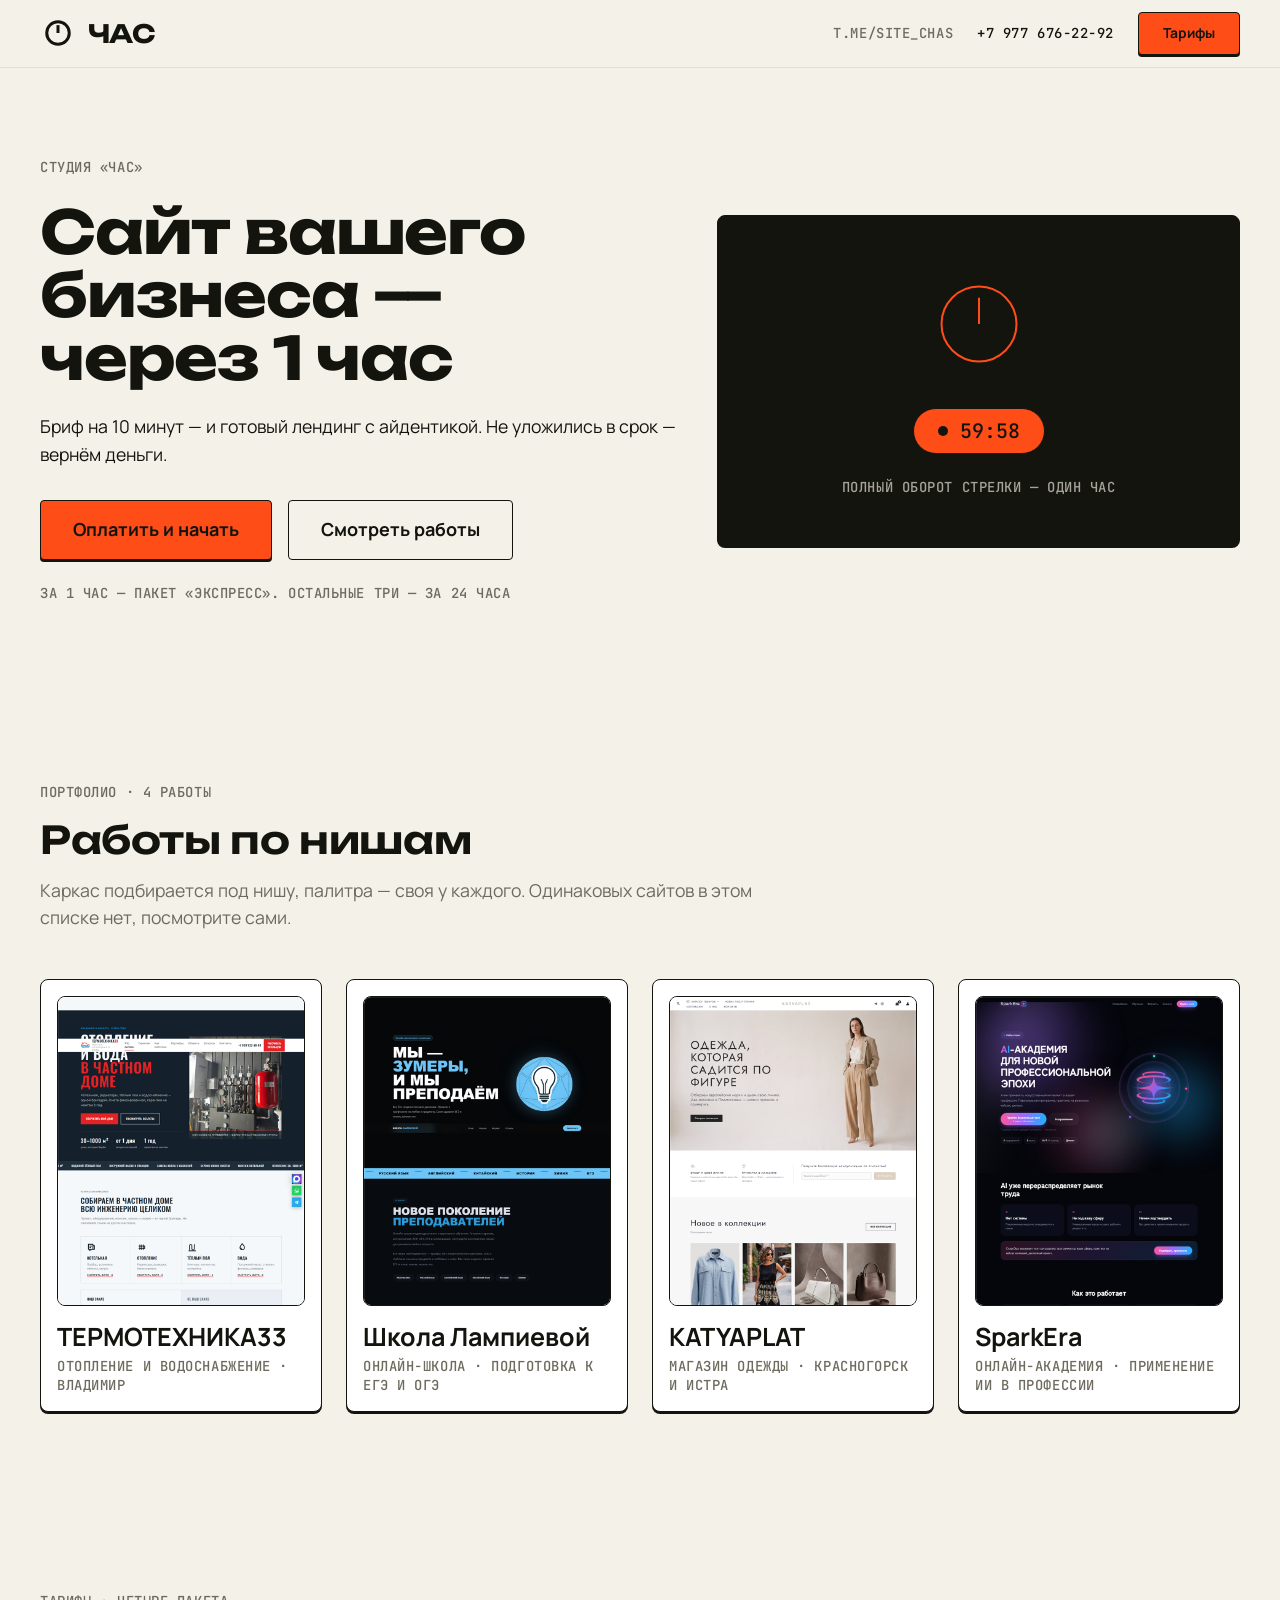
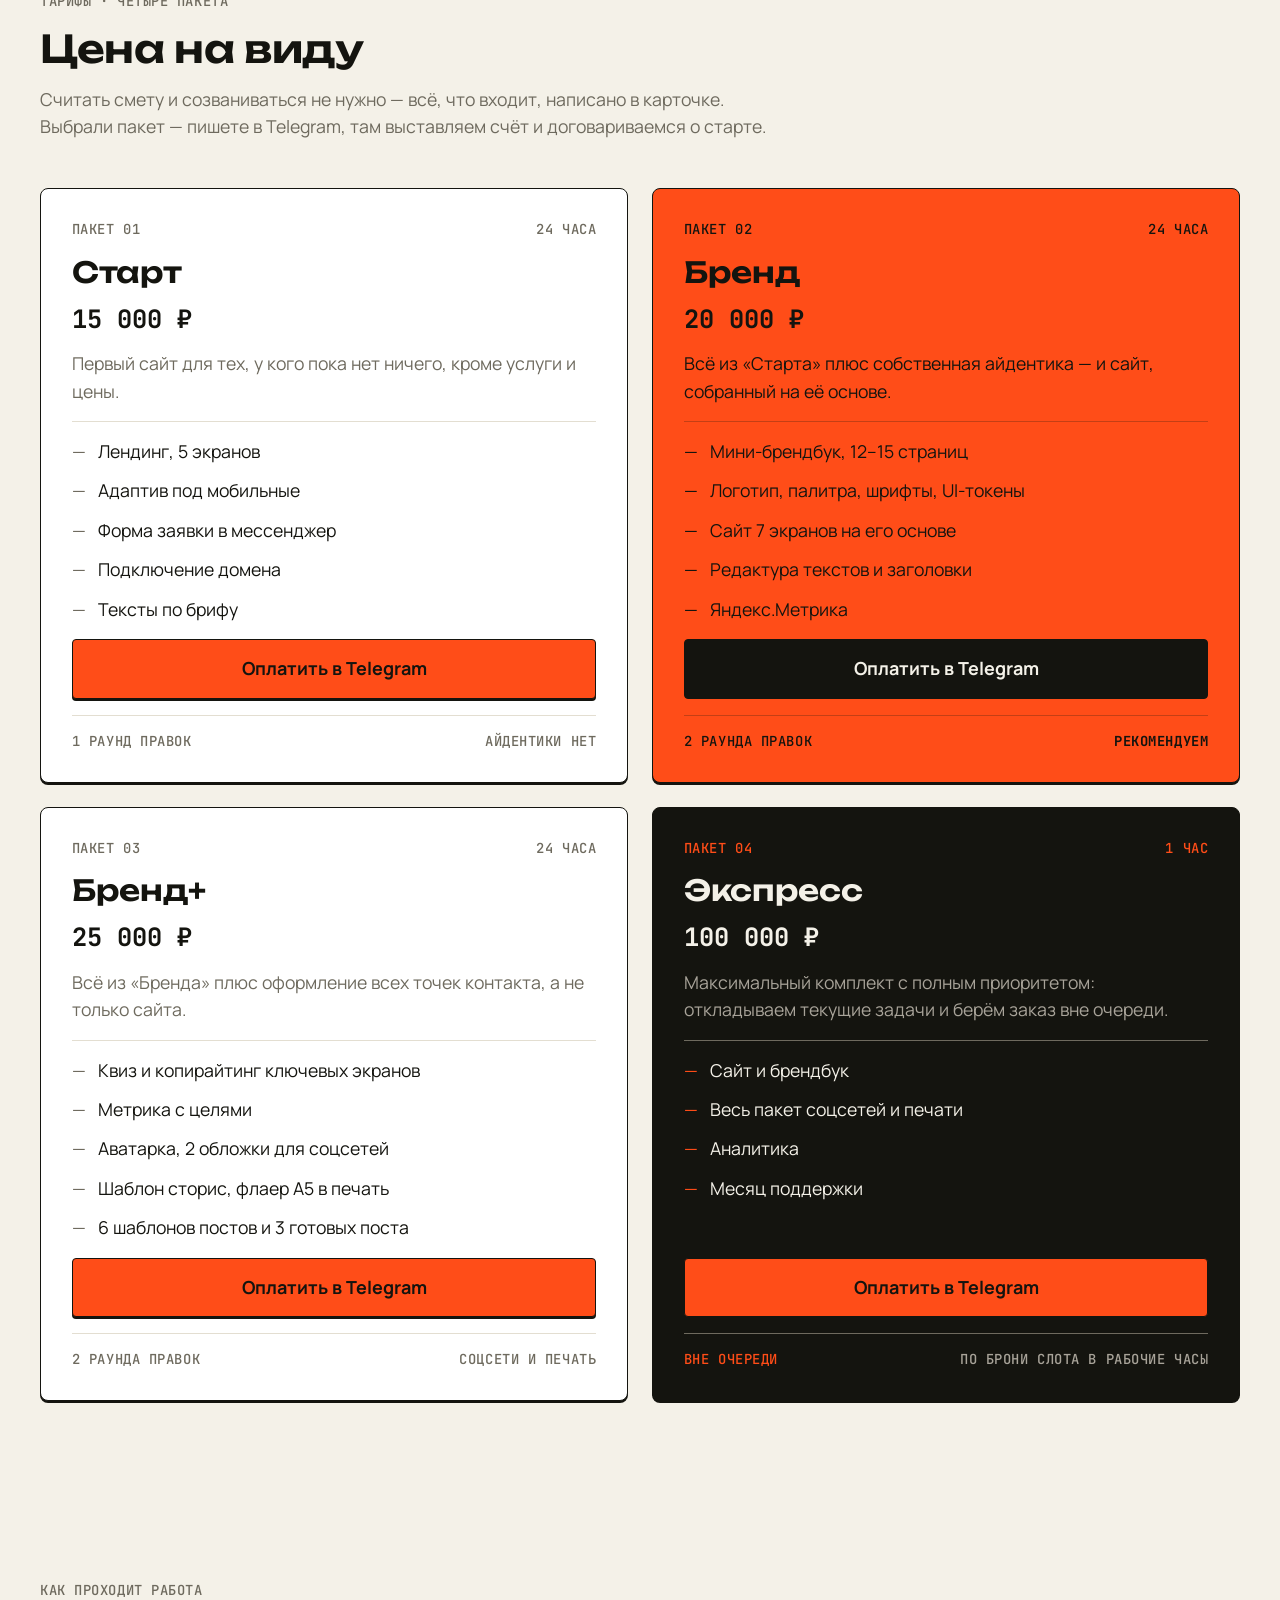
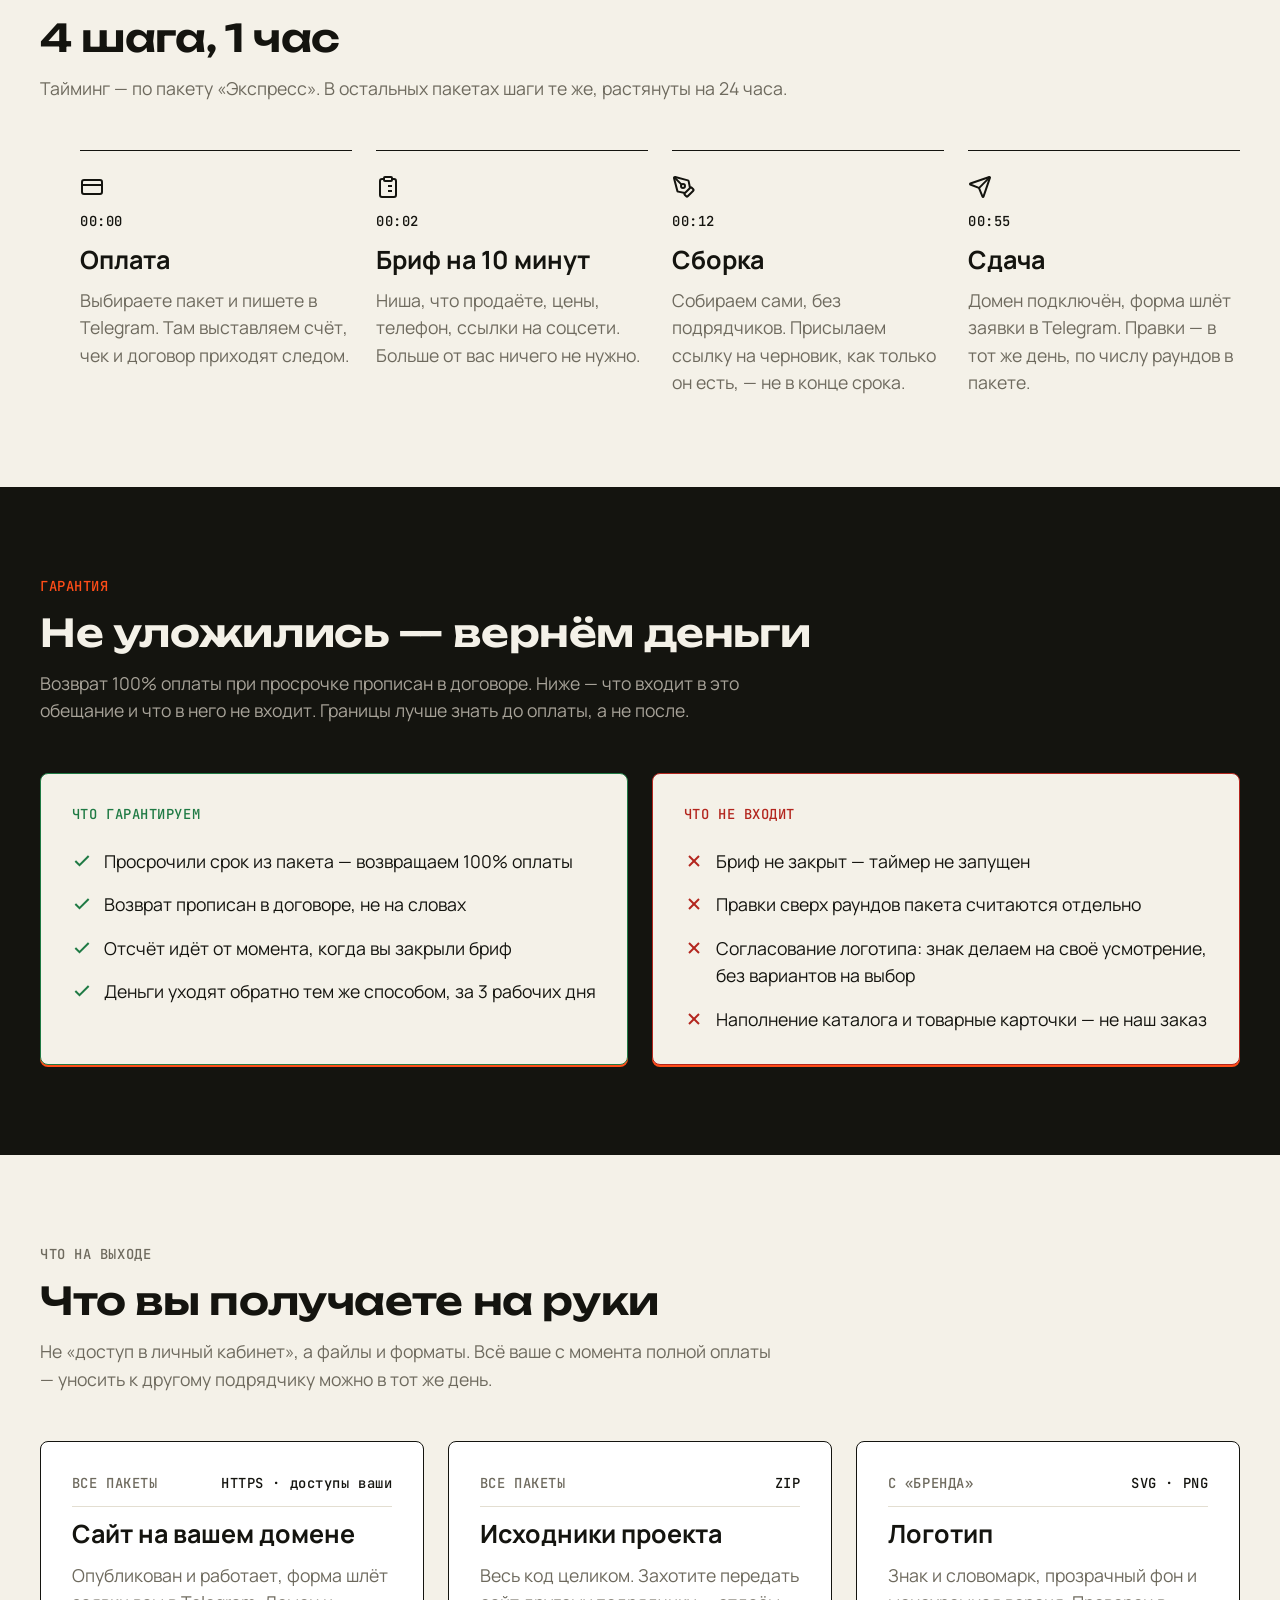
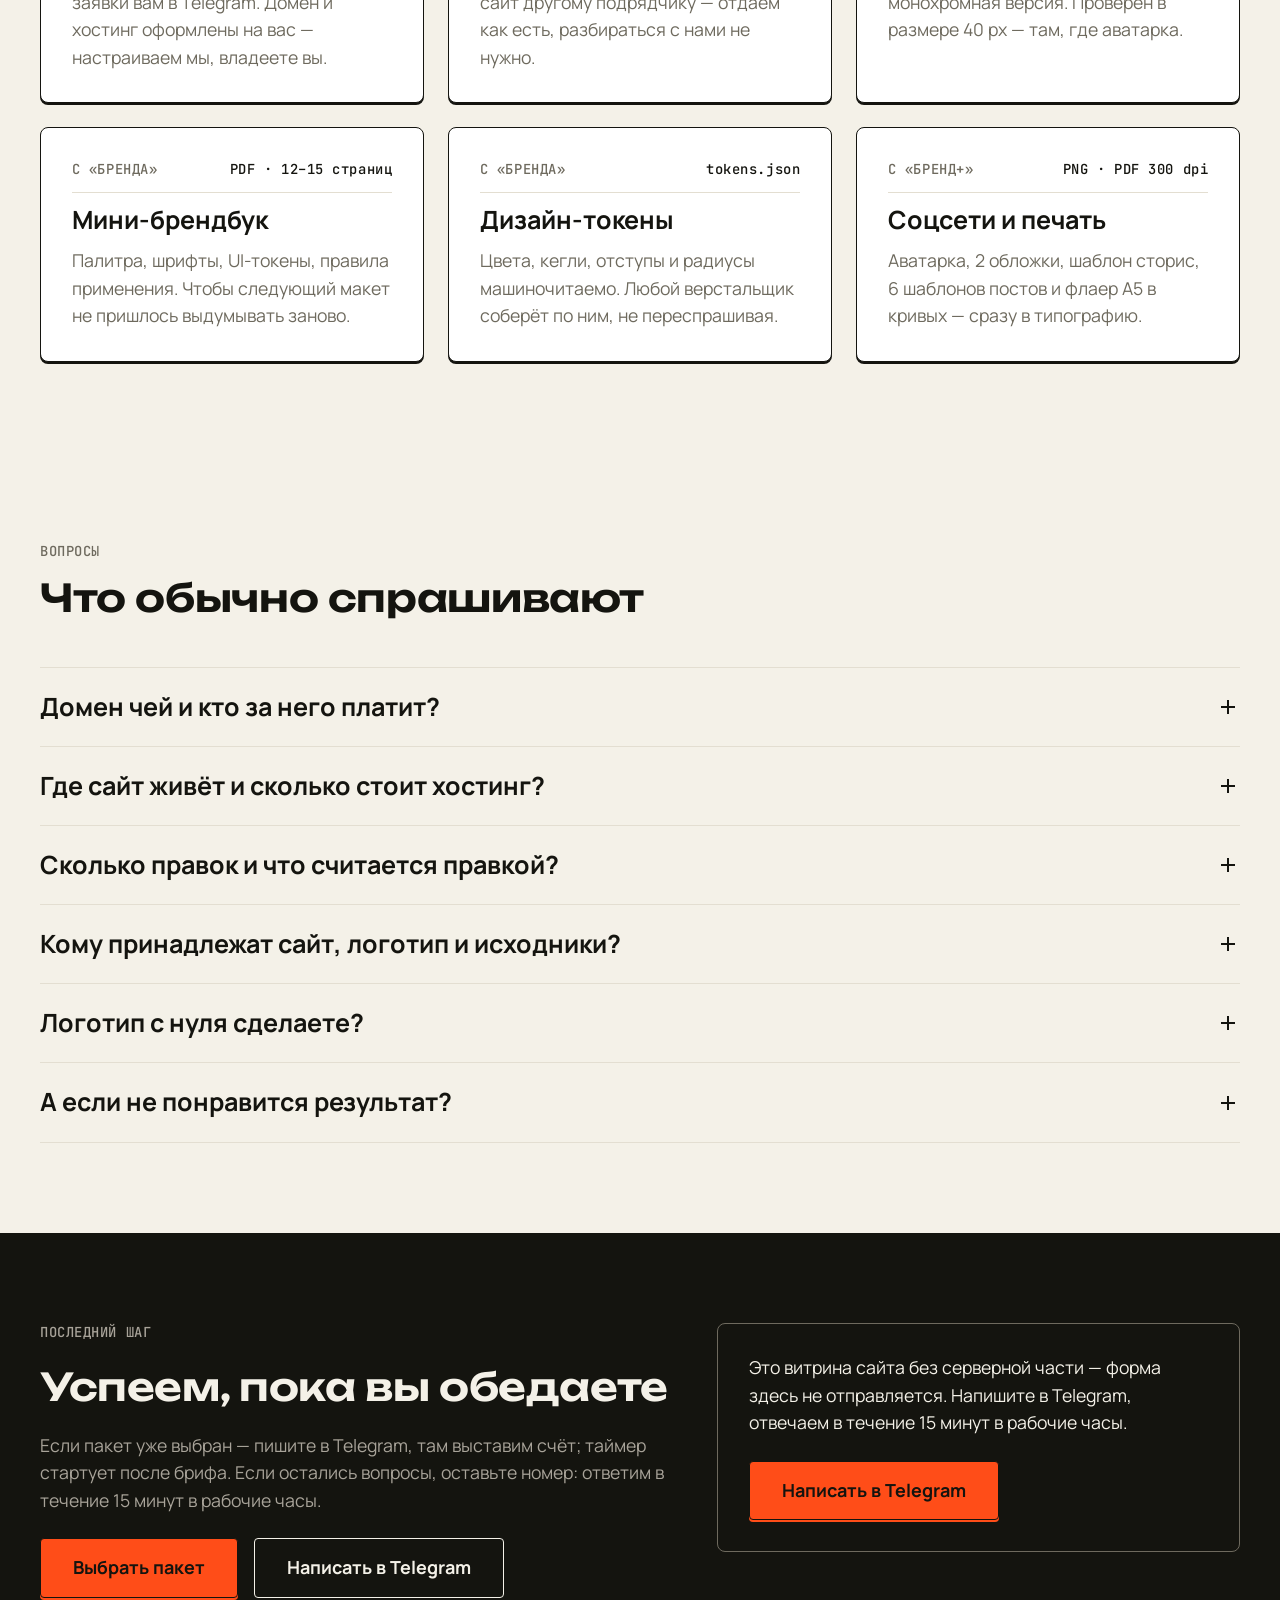
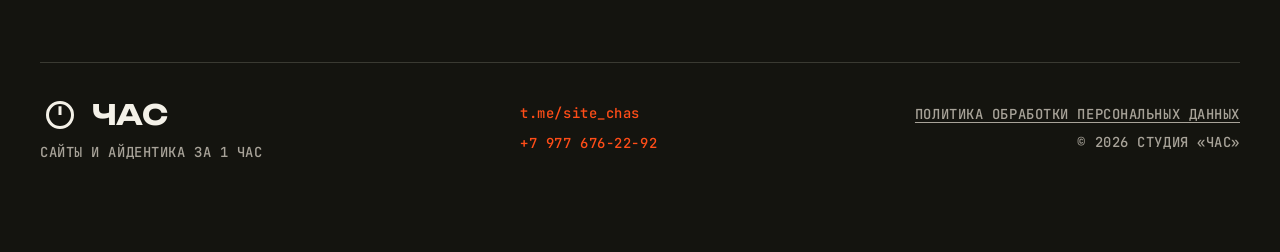
<file: index.html>
<!DOCTYPE html><!--vb7WauuZ7vTWvOrPPjBF5--><html lang="ru"><head><meta charSet="utf-8"/><meta name="viewport" content="width=device-width, initial-scale=1"/><link rel="stylesheet" href="/_next/static/css/fe9b6069bd0e61c2.css" data-precedence="next"/><link rel="stylesheet" href="/_next/static/css/11cdb195ca4e6532.css" data-precedence="next"/><link rel="preload" as="script" fetchPriority="low" href="/_next/static/chunks/webpack-97b91e1c121359c7.js"/><script src="/_next/static/chunks/4bd1b696-c023c6e3521b1417.js" async=""></script><script src="/_next/static/chunks/255-2b334ff5c2ee7a81.js" async=""></script><script src="/_next/static/chunks/main-app-e3cec0207086b06c.js" async=""></script><script src="/_next/static/chunks/app/page-b0d70fd3816592ec.js" async=""></script><link rel="preload" href="/fonts/unbounded-700-cyrillic.woff2" as="font" type="font/woff2" crossorigin="anonymous"/><link rel="preload" href="/fonts/manrope-400-cyrillic.woff2" as="font" type="font/woff2" crossorigin="anonymous"/><meta name="theme-color" content="#F4F1E8"/><title>Студия «ЧАС» — сайт вашего бизнеса за 1 час</title><meta name="description" content="Лендинг с айдентикой за 24 часа, срочно — за 1 час. 4 пакета от 15 000 ₽, бриф на 10 минут. Не уложились в срок — вернём деньги."/><meta name="robots" content="noindex, nofollow"/><link rel="canonical" href="https://site-chas.ru/"/><meta property="og:title" content="Студия «ЧАС» — сайт вашего бизнеса за 1 час"/><meta property="og:description" content="Лендинг с айдентикой за 24 часа, срочно — за 1 час. 4 пакета от 15 000 ₽, бриф на 10 минут. Не уложились в срок — вернём деньги."/><meta property="og:url" content="https://site-chas.ru/"/><meta property="og:site_name" content="ЧАС"/><meta property="og:locale" content="ru_RU"/><meta property="og:type" content="website"/><meta name="twitter:card" content="summary"/><meta name="twitter:title" content="Студия «ЧАС» — сайт вашего бизнеса за 1 час"/><meta name="twitter:description" content="Лендинг с айдентикой за 24 часа, срочно — за 1 час. 4 пакета от 15 000 ₽, бриф на 10 минут. Не уложились в срок — вернём деньги."/><script>document.documentElement.classList.add('js')</script><script src="/_next/static/chunks/polyfills-42372ed130431b0a.js" noModule=""></script></head><body><div hidden=""><!--$--><!--/$--></div><header class="Header_header__KwdYD"><div class="container Header_inner__DLT3k"><a class="Header_logo____uDV" href="#hero" aria-label="Студия «Час», в начало"><span style="display:inline-flex;align-items:center;gap:var(--s-12);color:currentColor"><svg width="36" height="36" viewBox="0 0 96 96" fill="none" aria-hidden="true" focusable="false"><circle cx="48" cy="48" r="30" stroke="currentColor" stroke-width="8"></circle><path d="M48 48V27" stroke="currentColor" stroke-width="8" stroke-linecap="butt"></path></svg><span style="font-family:var(--font-display);font-weight:700;font-size:25.2px;letter-spacing:-0.02em;line-height:1;text-transform:uppercase">Час</span></span></a><nav class="Header_nav__tNWGY"><a class="caption Header_link__8qxmS" href="https://t.me/site_chas" rel="noopener noreferrer">t.me/site_chas</a><a class="mono Header_phone__eXJd1" href="tel:+79776762292">+7 977 676-22-92</a><a class="btn btn--primary Header_cta__xbIXT" href="#pricing">Тарифы</a></nav></div></header><main><section class="section" id="hero"><div class="container Hero_grid__Vb_sf"><div class="Hero_copy__Ejubl"><p class="caption">Студия «Час»</p><h1 class="h1">Сайт вашего бизнеса — через 1 час</h1><p class="body measure">Бриф на 10 минут — и готовый лендинг с айдентикой. Не уложились в срок — вернём деньги.</p><div class="Hero_actions__m_Jyq"><a class="btn btn--primary" href="#pricing">Оплатить и начать</a><a class="btn btn--secondary" href="#portfolio">Смотреть работы</a></div><p class="caption Hero_footnote__twaV1">За 1 час — пакет «Экспресс». Остальные три — за 24 часа</p></div><div class="Hero_visual__zd_O_"><svg width="120" height="120" viewBox="0 0 96 96" fill="none" aria-hidden="true" focusable="false"><circle cx="48" cy="48" r="30" stroke="var(--c-accent)" stroke-width="1.6"></circle><path d="M48 48V27" stroke="var(--c-accent)" stroke-width="1.6" stroke-linecap="butt"></path></svg><span class="Timer_pill__WrFFc"><span class="Timer_dot__fUPk7" aria-hidden="true"></span><span class="visually-hidden">До сдачи сайта<!-- -->: </span><time class="Timer_value__Te1Tb" aria-live="off">60:00</time></span><p class="caption Hero_visualNote__bNDH7">Полный оборот стрелки — один час</p></div></div></section><section class="section" id="portfolio"><div class="container"><div class="reveal section-head" data-shown="false"><p class="caption">Портфолио · <!-- -->4<!-- --> <!-- -->работы</p><h2 class="h2">Работы по нишам</h2><p class="body measure muted">Каркас подбирается под нишу, палитра — своя у каждого. Одинаковых сайтов в этом списке нет, посмотрите сами.</p></div><ul class="Portfolio_grid__50OxS"><li class="reveal" data-shown="false"><article class="Portfolio_card__An_k1"><img class="Portfolio_cover__23T0Q" src="/works/termotechnika33.png" alt="Сайт «ТЕРМОТЕХНИКА33»" width="800" height="1000" loading="lazy"/><div class="Portfolio_meta__ODNM5"><h3 class="h3"><a class="Portfolio_link___PVyj" href="https://термотехника33.рф/" target="_blank" rel="noopener noreferrer">ТЕРМОТЕХНИКА33</a></h3><p class="caption">Отопление и водоснабжение · Владимир</p></div></article></li><li class="reveal" data-shown="false" style="transition-delay:60ms"><article class="Portfolio_card__An_k1"><img class="Portfolio_cover__23T0Q" src="/works/lampieva-school.png" alt="Сайт «Школа Лампиевой»" width="800" height="1000" loading="lazy"/><div class="Portfolio_meta__ODNM5"><h3 class="h3"><a class="Portfolio_link___PVyj" href="https://lampieva-school.ru/" target="_blank" rel="noopener noreferrer">Школа Лампиевой</a></h3><p class="caption">Онлайн-школа · подготовка к ЕГЭ и ОГЭ</p></div></article></li><li class="reveal" data-shown="false" style="transition-delay:120ms"><article class="Portfolio_card__An_k1"><img class="Portfolio_cover__23T0Q" src="/works/katyaplat.png" alt="Сайт «KATYAPLAT»" width="800" height="1000" loading="lazy"/><div class="Portfolio_meta__ODNM5"><h3 class="h3"><a class="Portfolio_link___PVyj" href="https://katyaplat.ru/" target="_blank" rel="noopener noreferrer">KATYAPLAT</a></h3><p class="caption">Магазин одежды · Красногорск и Истра</p></div></article></li><li class="reveal" data-shown="false" style="transition-delay:180ms"><article class="Portfolio_card__An_k1"><img class="Portfolio_cover__23T0Q" src="/works/sparkera.png" alt="Сайт «SparkEra»" width="800" height="1000" loading="lazy"/><div class="Portfolio_meta__ODNM5"><h3 class="h3"><a class="Portfolio_link___PVyj" href="https://galanin2004-create.github.io/sparkera-site/" target="_blank" rel="noopener noreferrer">SparkEra</a></h3><p class="caption">Онлайн-академия · применение ИИ в профессии</p></div></article></li></ul></div></section><section class="section" id="pricing"><div class="container"><div class="reveal section-head" data-shown="false"><p class="caption">Тарифы · четыре пакета</p><h2 class="h2">Цена на виду</h2><p class="body measure muted">Считать смету и созваниваться не нужно — всё, что входит, написано в карточке. Выбрали пакет — пишете в Telegram, там выставляем счёт и договариваемся о старте.</p></div><ul class="Pricing_grid__w9LVN"><li class="reveal" data-shown="false"><article class="Pricing_card__aZyV5 Pricing_plain__3xc_U"><header class="Pricing_head__zY_Sp"><span class="caption">Пакет <!-- -->01</span><span class="caption">24 часа</span></header><h3 class="Pricing_name__Lrkcx">Старт</h3><p class="Pricing_price__HGSH_">15 000 ₽</p><p class="body Pricing_lead__wjrGL">Первый сайт для тех, у кого пока нет ничего, кроме услуги и цены.</p><hr class="rule"/><ul class="Pricing_items__uuDQp"><li class="Pricing_item__GRanO"><span class="Pricing_dash__gfvEg" aria-hidden="true">—</span><span>Лендинг, 5 экранов</span></li><li class="Pricing_item__GRanO"><span class="Pricing_dash__gfvEg" aria-hidden="true">—</span><span>Адаптив под мобильные</span></li><li class="Pricing_item__GRanO"><span class="Pricing_dash__gfvEg" aria-hidden="true">—</span><span>Форма заявки в мессенджер</span></li><li class="Pricing_item__GRanO"><span class="Pricing_dash__gfvEg" aria-hidden="true">—</span><span>Подключение домена</span></li><li class="Pricing_item__GRanO"><span class="Pricing_dash__gfvEg" aria-hidden="true">—</span><span>Тексты по брифу</span></li></ul><a class="btn btn--primary Pricing_cta__RH7qG" href="https://t.me/site_chas" data-pay="start" rel="noopener noreferrer">Оплатить в Telegram</a><hr class="rule"/><footer class="Pricing_foot__WjxyM"><span class="caption">1 раунд правок</span><span class="caption Pricing_note___xLft">айдентики нет</span></footer></article></li><li class="reveal" data-shown="false" style="transition-delay:80ms"><article class="Pricing_card__aZyV5 Pricing_accent__w6mdG"><header class="Pricing_head__zY_Sp"><span class="caption">Пакет <!-- -->02</span><span class="caption">24 часа</span></header><h3 class="Pricing_name__Lrkcx">Бренд</h3><p class="Pricing_price__HGSH_">20 000 ₽</p><p class="body Pricing_lead__wjrGL">Всё из «Старта» плюс собственная айдентика — и сайт, собранный на её основе.</p><hr class="rule"/><ul class="Pricing_items__uuDQp"><li class="Pricing_item__GRanO"><span class="Pricing_dash__gfvEg" aria-hidden="true">—</span><span>Мини-брендбук, 12–15 страниц</span></li><li class="Pricing_item__GRanO"><span class="Pricing_dash__gfvEg" aria-hidden="true">—</span><span>Логотип, палитра, шрифты, UI-токены</span></li><li class="Pricing_item__GRanO"><span class="Pricing_dash__gfvEg" aria-hidden="true">—</span><span>Сайт 7 экранов на его основе</span></li><li class="Pricing_item__GRanO"><span class="Pricing_dash__gfvEg" aria-hidden="true">—</span><span>Редактура текстов и заголовки</span></li><li class="Pricing_item__GRanO"><span class="Pricing_dash__gfvEg" aria-hidden="true">—</span><span>Яндекс.Метрика</span></li></ul><a class="btn btn--primary Pricing_cta__RH7qG" href="https://t.me/site_chas" data-pay="brand" rel="noopener noreferrer">Оплатить в Telegram</a><hr class="rule"/><footer class="Pricing_foot__WjxyM"><span class="caption">2 раунда правок</span><span class="caption Pricing_recommended__5I3Ma">рекомендуем</span></footer></article></li><li class="reveal" data-shown="false"><article class="Pricing_card__aZyV5 Pricing_plain__3xc_U"><header class="Pricing_head__zY_Sp"><span class="caption">Пакет <!-- -->03</span><span class="caption">24 часа</span></header><h3 class="Pricing_name__Lrkcx">Бренд+</h3><p class="Pricing_price__HGSH_">25 000 ₽</p><p class="body Pricing_lead__wjrGL">Всё из «Бренда» плюс оформление всех точек контакта, а не только сайта.</p><hr class="rule"/><ul class="Pricing_items__uuDQp"><li class="Pricing_item__GRanO"><span class="Pricing_dash__gfvEg" aria-hidden="true">—</span><span>Квиз и копирайтинг ключевых экранов</span></li><li class="Pricing_item__GRanO"><span class="Pricing_dash__gfvEg" aria-hidden="true">—</span><span>Метрика с целями</span></li><li class="Pricing_item__GRanO"><span class="Pricing_dash__gfvEg" aria-hidden="true">—</span><span>Аватарка, 2 обложки для соцсетей</span></li><li class="Pricing_item__GRanO"><span class="Pricing_dash__gfvEg" aria-hidden="true">—</span><span>Шаблон сторис, флаер А5 в печать</span></li><li class="Pricing_item__GRanO"><span class="Pricing_dash__gfvEg" aria-hidden="true">—</span><span>6 шаблонов постов и 3 готовых поста</span></li></ul><a class="btn btn--primary Pricing_cta__RH7qG" href="https://t.me/site_chas" data-pay="brand-plus" rel="noopener noreferrer">Оплатить в Telegram</a><hr class="rule"/><footer class="Pricing_foot__WjxyM"><span class="caption">2 раунда правок</span><span class="caption Pricing_note___xLft">соцсети и печать</span></footer></article></li><li class="reveal" data-shown="false" style="transition-delay:80ms"><article class="Pricing_card__aZyV5 Pricing_dark__ipKh3"><header class="Pricing_head__zY_Sp"><span class="caption">Пакет <!-- -->04</span><span class="caption">1 час</span></header><h3 class="Pricing_name__Lrkcx">Экспресс</h3><p class="Pricing_price__HGSH_">100 000 ₽</p><p class="body Pricing_lead__wjrGL">Максимальный комплект с полным приоритетом: откладываем текущие задачи и берём заказ вне очереди.</p><hr class="rule"/><ul class="Pricing_items__uuDQp"><li class="Pricing_item__GRanO"><span class="Pricing_dash__gfvEg" aria-hidden="true">—</span><span>Сайт и брендбук</span></li><li class="Pricing_item__GRanO"><span class="Pricing_dash__gfvEg" aria-hidden="true">—</span><span>Весь пакет соцсетей и печати</span></li><li class="Pricing_item__GRanO"><span class="Pricing_dash__gfvEg" aria-hidden="true">—</span><span>Аналитика</span></li><li class="Pricing_item__GRanO"><span class="Pricing_dash__gfvEg" aria-hidden="true">—</span><span>Месяц поддержки</span></li></ul><a class="btn btn--primary Pricing_cta__RH7qG" href="https://t.me/site_chas" data-pay="express" rel="noopener noreferrer">Оплатить в Telegram</a><hr class="rule"/><footer class="Pricing_foot__WjxyM"><span class="caption">вне очереди</span><span class="caption Pricing_note___xLft">по брони слота в рабочие часы</span></footer></article></li></ul></div></section><section class="section" id="process"><div class="container"><div class="reveal section-head" data-shown="false"><p class="caption">Как проходит работа</p><h2 class="h2">4 шага, 1 час</h2><p class="body measure muted">Тайминг — по пакету «Экспресс». В остальных пакетах шаги те же, растянуты на 24 часа.</p></div><ol class="Process_grid__hJzsU"><li class="reveal Process_step__CJqDl" data-shown="false"><svg xmlns="http://www.w3.org/2000/svg" width="24" height="24" viewBox="0 0 24 24" fill="none" stroke="currentColor" stroke-width="2" stroke-linecap="butt" stroke-linejoin="miter" class="lucide lucide-credit-card" aria-hidden="true"><rect width="20" height="14" x="2" y="5" rx="2"></rect><line x1="2" x2="22" y1="10" y2="10"></line></svg><p class="mono Process_time__Ngb9d">00:00</p><h3 class="h3">Оплата</h3><p class="body muted">Выбираете пакет и пишете в Telegram. Там выставляем счёт, чек и договор приходят следом.</p></li><li class="reveal Process_step__CJqDl" data-shown="false" style="transition-delay:60ms"><svg xmlns="http://www.w3.org/2000/svg" width="24" height="24" viewBox="0 0 24 24" fill="none" stroke="currentColor" stroke-width="2" stroke-linecap="butt" stroke-linejoin="miter" class="lucide lucide-clipboard-list" aria-hidden="true"><rect width="8" height="4" x="8" y="2" rx="1" ry="1"></rect><path d="M16 4h2a2 2 0 0 1 2 2v14a2 2 0 0 1-2 2H6a2 2 0 0 1-2-2V6a2 2 0 0 1 2-2h2"></path><path d="M12 11h4"></path><path d="M12 16h4"></path><path d="M8 11h.01"></path><path d="M8 16h.01"></path></svg><p class="mono Process_time__Ngb9d">00:02</p><h3 class="h3">Бриф на 10 минут</h3><p class="body muted">Ниша, что продаёте, цены, телефон, ссылки на соцсети. Больше от вас ничего не нужно.</p></li><li class="reveal Process_step__CJqDl" data-shown="false" style="transition-delay:120ms"><svg xmlns="http://www.w3.org/2000/svg" width="24" height="24" viewBox="0 0 24 24" fill="none" stroke="currentColor" stroke-width="2" stroke-linecap="butt" stroke-linejoin="miter" class="lucide lucide-pen-tool" aria-hidden="true"><path d="M15.707 21.293a1 1 0 0 1-1.414 0l-1.586-1.586a1 1 0 0 1 0-1.414l5.586-5.586a1 1 0 0 1 1.414 0l1.586 1.586a1 1 0 0 1 0 1.414z"></path><path d="m18 13-1.375-6.874a1 1 0 0 0-.746-.776L3.235 2.028a1 1 0 0 0-1.207 1.207L5.35 15.879a1 1 0 0 0 .776.746L13 18"></path><path d="m2.3 2.3 7.286 7.286"></path><circle cx="11" cy="11" r="2"></circle></svg><p class="mono Process_time__Ngb9d">00:12</p><h3 class="h3">Сборка</h3><p class="body muted">Собираем сами, без подрядчиков. Присылаем ссылку на черновик, как только он есть, — не в конце срока.</p></li><li class="reveal Process_step__CJqDl" data-shown="false" style="transition-delay:180ms"><svg xmlns="http://www.w3.org/2000/svg" width="24" height="24" viewBox="0 0 24 24" fill="none" stroke="currentColor" stroke-width="2" stroke-linecap="butt" stroke-linejoin="miter" class="lucide lucide-send" aria-hidden="true"><path d="M14.536 21.686a.5.5 0 0 0 .937-.024l6.5-19a.496.496 0 0 0-.635-.635l-19 6.5a.5.5 0 0 0-.024.937l7.93 3.18a2 2 0 0 1 1.112 1.11z"></path><path d="m21.854 2.147-10.94 10.939"></path></svg><p class="mono Process_time__Ngb9d">00:55</p><h3 class="h3">Сдача</h3><p class="body muted">Домен подключён, форма шлёт заявки в Telegram. Правки — в тот же день, по числу раундов в пакете.</p></li></ol></div></section><section class="section section--ink" id="guarantee"><div class="container"><div class="reveal section-head" data-shown="false"><p class="caption">Гарантия</p><h2 class="h2">Не уложились — вернём деньги</h2><p class="body measure muted">Возврат 100% оплаты при просрочке прописан в договоре. Ниже — что входит в это обещание и что в него не входит. Границы лучше знать до оплаты, а не после.</p></div><div class="Guarantee_grid__dq3Ql"><div class="reveal" data-shown="false"><div class="Guarantee_panel__Gtzbd Guarantee_yes__zpXRB"><p class="caption Guarantee_panelHead__s3_la">Что гарантируем</p><ul class="Guarantee_list__QtNt8"><li class="Guarantee_item__DEkEh"><svg xmlns="http://www.w3.org/2000/svg" width="20" height="20" viewBox="0 0 24 24" fill="none" stroke="currentColor" stroke-width="2.4" stroke-linecap="butt" stroke-linejoin="miter" class="lucide lucide-check" aria-hidden="true"><path d="M20 6 9 17l-5-5"></path></svg><span class="body">Просрочили срок из пакета — возвращаем 100% оплаты</span></li><li class="Guarantee_item__DEkEh"><svg xmlns="http://www.w3.org/2000/svg" width="20" height="20" viewBox="0 0 24 24" fill="none" stroke="currentColor" stroke-width="2.4" stroke-linecap="butt" stroke-linejoin="miter" class="lucide lucide-check" aria-hidden="true"><path d="M20 6 9 17l-5-5"></path></svg><span class="body">Возврат прописан в договоре, не на словах</span></li><li class="Guarantee_item__DEkEh"><svg xmlns="http://www.w3.org/2000/svg" width="20" height="20" viewBox="0 0 24 24" fill="none" stroke="currentColor" stroke-width="2.4" stroke-linecap="butt" stroke-linejoin="miter" class="lucide lucide-check" aria-hidden="true"><path d="M20 6 9 17l-5-5"></path></svg><span class="body">Отсчёт идёт от момента, когда вы закрыли бриф</span></li><li class="Guarantee_item__DEkEh"><svg xmlns="http://www.w3.org/2000/svg" width="20" height="20" viewBox="0 0 24 24" fill="none" stroke="currentColor" stroke-width="2.4" stroke-linecap="butt" stroke-linejoin="miter" class="lucide lucide-check" aria-hidden="true"><path d="M20 6 9 17l-5-5"></path></svg><span class="body">Деньги уходят обратно тем же способом, за 3 рабочих дня</span></li></ul></div></div><div class="reveal" data-shown="false" style="transition-delay:80ms"><div class="Guarantee_panel__Gtzbd Guarantee_no___UJED"><p class="caption Guarantee_panelHead__s3_la">Что не входит</p><ul class="Guarantee_list__QtNt8"><li class="Guarantee_item__DEkEh"><svg xmlns="http://www.w3.org/2000/svg" width="20" height="20" viewBox="0 0 24 24" fill="none" stroke="currentColor" stroke-width="2.4" stroke-linecap="butt" stroke-linejoin="miter" class="lucide lucide-x" aria-hidden="true"><path d="M18 6 6 18"></path><path d="m6 6 12 12"></path></svg><span class="body">Бриф не закрыт — таймер не запущен</span></li><li class="Guarantee_item__DEkEh"><svg xmlns="http://www.w3.org/2000/svg" width="20" height="20" viewBox="0 0 24 24" fill="none" stroke="currentColor" stroke-width="2.4" stroke-linecap="butt" stroke-linejoin="miter" class="lucide lucide-x" aria-hidden="true"><path d="M18 6 6 18"></path><path d="m6 6 12 12"></path></svg><span class="body">Правки сверх раундов пакета считаются отдельно</span></li><li class="Guarantee_item__DEkEh"><svg xmlns="http://www.w3.org/2000/svg" width="20" height="20" viewBox="0 0 24 24" fill="none" stroke="currentColor" stroke-width="2.4" stroke-linecap="butt" stroke-linejoin="miter" class="lucide lucide-x" aria-hidden="true"><path d="M18 6 6 18"></path><path d="m6 6 12 12"></path></svg><span class="body">Согласование логотипа: знак делаем на своё усмотрение, без вариантов на выбор</span></li><li class="Guarantee_item__DEkEh"><svg xmlns="http://www.w3.org/2000/svg" width="20" height="20" viewBox="0 0 24 24" fill="none" stroke="currentColor" stroke-width="2.4" stroke-linecap="butt" stroke-linejoin="miter" class="lucide lucide-x" aria-hidden="true"><path d="M18 6 6 18"></path><path d="m6 6 12 12"></path></svg><span class="body">Наполнение каталога и товарные карточки — не наш заказ</span></li></ul></div></div></div></div></section><section class="section" id="deliverables"><div class="container"><div class="reveal section-head" data-shown="false"><p class="caption">Что на выходе</p><h2 class="h2">Что вы получаете на руки</h2><p class="body measure muted">Не «доступ в личный кабинет», а файлы и форматы. Всё ваше с момента полной оплаты — уносить к другому подрядчику можно в тот же день.</p></div><ul class="Deliverables_grid__rjXly"><li class="reveal" data-shown="false"><article class="Deliverables_card__Y6EzG"><header class="Deliverables_head__VdzIV"><span class="caption">все пакеты</span><span class="mono Deliverables_format__AYb0G">HTTPS · доступы ваши</span></header><h3 class="h3">Сайт на вашем домене</h3><p class="body muted">Опубликован и работает, форма шлёт заявки вам в Telegram. Домен и хостинг оформлены на вас — настраиваем мы, владеете вы.</p></article></li><li class="reveal" data-shown="false" style="transition-delay:60ms"><article class="Deliverables_card__Y6EzG"><header class="Deliverables_head__VdzIV"><span class="caption">все пакеты</span><span class="mono Deliverables_format__AYb0G">ZIP</span></header><h3 class="h3">Исходники проекта</h3><p class="body muted">Весь код целиком. Захотите передать сайт другому подрядчику — отдаём как есть, разбираться с нами не нужно.</p></article></li><li class="reveal" data-shown="false" style="transition-delay:120ms"><article class="Deliverables_card__Y6EzG"><header class="Deliverables_head__VdzIV"><span class="caption">с «Бренда»</span><span class="mono Deliverables_format__AYb0G">SVG · PNG</span></header><h3 class="h3">Логотип</h3><p class="body muted">Знак и словомарк, прозрачный фон и монохромная версия. Проверен в размере 40 px — там, где аватарка.</p></article></li><li class="reveal" data-shown="false"><article class="Deliverables_card__Y6EzG"><header class="Deliverables_head__VdzIV"><span class="caption">с «Бренда»</span><span class="mono Deliverables_format__AYb0G">PDF · 12–15 страниц</span></header><h3 class="h3">Мини-брендбук</h3><p class="body muted">Палитра, шрифты, UI-токены, правила применения. Чтобы следующий макет не пришлось выдумывать заново.</p></article></li><li class="reveal" data-shown="false" style="transition-delay:60ms"><article class="Deliverables_card__Y6EzG"><header class="Deliverables_head__VdzIV"><span class="caption">с «Бренда»</span><span class="mono Deliverables_format__AYb0G">tokens.json</span></header><h3 class="h3">Дизайн-токены</h3><p class="body muted">Цвета, кегли, отступы и радиусы машиночитаемо. Любой верстальщик соберёт по ним, не переспрашивая.</p></article></li><li class="reveal" data-shown="false" style="transition-delay:120ms"><article class="Deliverables_card__Y6EzG"><header class="Deliverables_head__VdzIV"><span class="caption">с «Бренд+»</span><span class="mono Deliverables_format__AYb0G">PNG · PDF 300 dpi</span></header><h3 class="h3">Соцсети и печать</h3><p class="body muted">Аватарка, 2 обложки, шаблон сторис, 6 шаблонов постов и флаер А5 в кривых — сразу в типографию.</p></article></li></ul></div></section><section class="section" id="faq"><div class="container"><div class="reveal section-head" data-shown="false"><p class="caption">Вопросы</p><h2 class="h2">Что обычно спрашивают</h2></div><div class="reveal" data-shown="false"><ul class="Faq_list__k2OUc"><li class="Faq_item__c0Hbv"><h3><button type="button" class="Faq_trigger__dGKm2" aria-expanded="false" aria-controls="faq-panel-0" id="faq-trigger-0"><span class="Faq_question__UdkUq">Домен чей и кто за него платит?</span><svg xmlns="http://www.w3.org/2000/svg" width="24" height="24" viewBox="0 0 24 24" fill="none" stroke="currentColor" stroke-width="2" stroke-linecap="butt" stroke-linejoin="miter" class="lucide lucide-plus" aria-hidden="true"><path d="M5 12h14"></path><path d="M12 5v14"></path></svg></button></h3><div id="faq-panel-0" role="region" aria-labelledby="faq-trigger-0" class="Faq_panel__IXJDl" data-open="false" inert=""><div class="Faq_panelInner__cXvfm"><p class="body measure">Домен покупаете вы, на своё имя, — примерно 200–1500 ₽ в год в зависимости от зоны. Так правильно: домен ваш актив, и уйти с ним вы можете в любой момент, ни у кого не спрашивая. Подключаем его к сайту сами, это входит в любой пакет. Если домена ещё нет, поможем выбрать за 5 минут на брифе.</p></div></div></li><li class="Faq_item__c0Hbv"><h3><button type="button" class="Faq_trigger__dGKm2" aria-expanded="false" aria-controls="faq-panel-1" id="faq-trigger-1"><span class="Faq_question__UdkUq">Где сайт живёт и сколько стоит хостинг?</span><svg xmlns="http://www.w3.org/2000/svg" width="24" height="24" viewBox="0 0 24 24" fill="none" stroke="currentColor" stroke-width="2" stroke-linecap="butt" stroke-linejoin="miter" class="lucide lucide-plus" aria-hidden="true"><path d="M5 12h14"></path><path d="M12 5v14"></path></svg></button></h3><div id="faq-panel-1" role="region" aria-labelledby="faq-trigger-1" class="Faq_panel__IXJDl" data-open="false" inert=""><div class="Faq_panelInner__cXvfm"><p class="body measure">Хостинг вы оплачиваете сами, напрямую регистратору — от 200 ₽ в месяц за лендинг. Мы не перепродаём хостинг и не держим ваш сайт у себя: счёт и доступы ваши, а значит никто не сможет отключить сайт в обход вас. Настройку и публикацию берём на себя, это входит в цену пакета.</p><p class="body measure Faq_disclosure__WfGTR">Рекомендуем REG.RU — там у нас партнёрская программа, и мы получаем от них процент. Для вас цена та же; если хотите другого хостера, настроим на нём.</p></div></div></li><li class="Faq_item__c0Hbv"><h3><button type="button" class="Faq_trigger__dGKm2" aria-expanded="false" aria-controls="faq-panel-2" id="faq-trigger-2"><span class="Faq_question__UdkUq">Сколько правок и что считается правкой?</span><svg xmlns="http://www.w3.org/2000/svg" width="24" height="24" viewBox="0 0 24 24" fill="none" stroke="currentColor" stroke-width="2" stroke-linecap="butt" stroke-linejoin="miter" class="lucide lucide-plus" aria-hidden="true"><path d="M5 12h14"></path><path d="M12 5v14"></path></svg></button></h3><div id="faq-panel-2" role="region" aria-labelledby="faq-trigger-2" class="Faq_panel__IXJDl" data-open="false" inert=""><div class="Faq_panelInner__cXvfm"><p class="body measure">В «Старте» — 1 раунд, в «Бренде» и «Бренд+» — 2. Раунд — это один список: текст, фото, порядок блоков, цвета в пределах палитры. Переделка структуры или новая ниша — это новый заказ, скажем об этом сразу.</p></div></div></li><li class="Faq_item__c0Hbv"><h3><button type="button" class="Faq_trigger__dGKm2" aria-expanded="false" aria-controls="faq-panel-3" id="faq-trigger-3"><span class="Faq_question__UdkUq">Кому принадлежат сайт, логотип и исходники?</span><svg xmlns="http://www.w3.org/2000/svg" width="24" height="24" viewBox="0 0 24 24" fill="none" stroke="currentColor" stroke-width="2" stroke-linecap="butt" stroke-linejoin="miter" class="lucide lucide-plus" aria-hidden="true"><path d="M5 12h14"></path><path d="M12 5v14"></path></svg></button></h3><div id="faq-panel-3" role="region" aria-labelledby="faq-trigger-3" class="Faq_panel__IXJDl" data-open="false" inert=""><div class="Faq_panelInner__cXvfm"><p class="body measure">Вам, целиком, с момента полной оплаты. Отдаём исходники, шрифты со свободной лицензией, логотип в SVG и PNG, tokens.json. Права на использование в портфолио оставляем за собой — если против, скажите на брифе.</p></div></div></li><li class="Faq_item__c0Hbv"><h3><button type="button" class="Faq_trigger__dGKm2" aria-expanded="false" aria-controls="faq-panel-4" id="faq-trigger-4"><span class="Faq_question__UdkUq">Логотип с нуля сделаете?</span><svg xmlns="http://www.w3.org/2000/svg" width="24" height="24" viewBox="0 0 24 24" fill="none" stroke="currentColor" stroke-width="2" stroke-linecap="butt" stroke-linejoin="miter" class="lucide lucide-plus" aria-hidden="true"><path d="M5 12h14"></path><path d="M12 5v14"></path></svg></button></h3><div id="faq-panel-4" role="region" aria-labelledby="faq-trigger-4" class="Faq_panel__IXJDl" data-open="false" inert=""><div class="Faq_panelInner__cXvfm"><p class="body measure">Да, но знак рисуем на своё усмотрение: вариантов на выбор и раундов согласования логотипа нет. Это и есть плата за срок — за час эскизы не обсуждают. На брифе берём нишу, характер и то, что вам точно не подходит, дальше решаем сами. Если логотип уже есть — оставляем ваш и приводим в порядок.</p></div></div></li><li class="Faq_item__c0Hbv"><h3><button type="button" class="Faq_trigger__dGKm2" aria-expanded="false" aria-controls="faq-panel-5" id="faq-trigger-5"><span class="Faq_question__UdkUq">А если не понравится результат?</span><svg xmlns="http://www.w3.org/2000/svg" width="24" height="24" viewBox="0 0 24 24" fill="none" stroke="currentColor" stroke-width="2" stroke-linecap="butt" stroke-linejoin="miter" class="lucide lucide-plus" aria-hidden="true"><path d="M5 12h14"></path><path d="M12 5v14"></path></svg></button></h3><div id="faq-panel-5" role="region" aria-labelledby="faq-trigger-5" class="Faq_panel__IXJDl" data-open="false" inert=""><div class="Faq_panelInner__cXvfm"><p class="body measure">Показываем черновик в процессе, а не в конце: развернуться можно на середине. Если после раундов правок сайт не устраивает — не публикуем, макет остаётся у нас, вы платите половину. Просрочка срока — отдельная история, там возврат полный.</p></div></div></li></ul></div></div></section><section class="section section--ink" id="contact"><div class="container"><div class="FinalCta_grid__BQkF7"><div class="reveal FinalCta_copy__FZ2ks" data-shown="false"><p class="caption">Последний шаг</p><h2 class="h2">Успеем, пока вы обедаете</h2><p class="body measure muted">Если пакет уже выбран — пишите в Telegram, там выставим счёт; таймер стартует после брифа. Если остались вопросы, оставьте номер: ответим в течение 15 минут в рабочие часы.</p><div class="FinalCta_actions__tsyb4"><a class="btn btn--primary" href="#pricing">Выбрать пакет</a><a class="btn btn--secondary" href="https://t.me/site_chas" rel="noopener noreferrer">Написать в Telegram</a></div></div><div class="reveal" data-shown="false" style="transition-delay:80ms"><div class="LeadForm_static__ApK2Z"><p class="body">Это витрина сайта без серверной части — форма здесь не отправляется. Напишите в Telegram, отвечаем в течение 15 минут в рабочие часы.</p><a class="btn btn--primary" href="https://t.me/site_chas" rel="noopener noreferrer">Написать в Telegram</a></div></div></div><hr class="rule FinalCta_divider__Wmjpp"/><footer class="FinalCta_footer__1Exbl"><div class="FinalCta_brand__yE8Da"><span style="display:inline-flex;align-items:center;gap:var(--s-12);color:var(--c-secondary)"><svg width="40" height="40" viewBox="0 0 96 96" fill="none" aria-hidden="true" focusable="false"><circle cx="48" cy="48" r="30" stroke="var(--c-secondary)" stroke-width="7.2"></circle><path d="M48 48V27" stroke="var(--c-secondary)" stroke-width="7.2" stroke-linecap="butt"></path></svg><span style="font-family:var(--font-display);font-weight:700;font-size:28px;letter-spacing:-0.02em;line-height:1;text-transform:uppercase">Час</span></span><p class="caption">Сайты и айдентика за 1 час</p></div><div class="FinalCta_contacts__Pr3M_"><a class="mono FinalCta_link__HD4m2" href="https://t.me/site_chas" rel="noopener noreferrer">t.me/site_chas</a><a class="mono FinalCta_link__HD4m2" href="tel:+79776762292">+7 977 676-22-92</a></div><div class="FinalCta_legal__1nf0j"><a class="caption FinalCta_legalLink__hMIHE" href="/privacy/">Политика обработки персональных данных</a><p class="caption">© <!-- -->2026<!-- --> Студия «Час»</p></div></footer></div></section></main><!--$--><!--/$--><script src="/_next/static/chunks/webpack-97b91e1c121359c7.js" id="_R_" async=""></script><script>(self.__next_f=self.__next_f||[]).push([0])</script><script>self.__next_f.push([1,"1:\"$Sreact.fragment\"\n2:I[9766,[],\"\"]\n3:I[8924,[],\"\"]\n12:I[7150,[],\"\"]\n:HL[\"/_next/static/css/fe9b6069bd0e61c2.css\",\"style\"]\n:HL[\"/_next/static/css/11cdb195ca4e6532.css\",\"style\"]\n"])</script><script>self.__next_f.push([1,"0:{\"P\":null,\"b\":\"vb7WauuZ7vTWvOrPPjBF5\",\"p\":\"\",\"c\":[\"\",\"\"],\"i\":false,\"f\":[[[\"\",{\"children\":[\"__PAGE__\",{}]},\"$undefined\",\"$undefined\",true],[\"\",[\"$\",\"$1\",\"c\",{\"children\":[[[\"$\",\"link\",\"0\",{\"rel\":\"stylesheet\",\"href\":\"/_next/static/css/fe9b6069bd0e61c2.css\",\"precedence\":\"next\",\"crossOrigin\":\"$undefined\",\"nonce\":\"$undefined\"}]],[\"$\",\"html\",null,{\"lang\":\"ru\",\"suppressHydrationWarning\":true,\"children\":[[\"$\",\"head\",null,{\"children\":[[\"$\",\"script\",null,{\"dangerouslySetInnerHTML\":{\"__html\":\"document.documentElement.classList.add('js')\"}}],[\"$\",\"link\",null,{\"rel\":\"preload\",\"href\":\"/fonts/unbounded-700-cyrillic.woff2\",\"as\":\"font\",\"type\":\"font/woff2\",\"crossOrigin\":\"anonymous\"}],[\"$\",\"link\",null,{\"rel\":\"preload\",\"href\":\"/fonts/manrope-400-cyrillic.woff2\",\"as\":\"font\",\"type\":\"font/woff2\",\"crossOrigin\":\"anonymous\"}]]}],[\"$\",\"body\",null,{\"children\":[[\"$\",\"$L2\",null,{\"parallelRouterKey\":\"children\",\"error\":\"$undefined\",\"errorStyles\":\"$undefined\",\"errorScripts\":\"$undefined\",\"template\":[\"$\",\"$L3\",null,{}],\"templateStyles\":\"$undefined\",\"templateScripts\":\"$undefined\",\"notFound\":[[[\"$\",\"title\",null,{\"children\":\"404: This page could not be found.\"}],[\"$\",\"div\",null,{\"style\":{\"fontFamily\":\"system-ui,\\\"Segoe UI\\\",Roboto,Helvetica,Arial,sans-serif,\\\"Apple Color Emoji\\\",\\\"Segoe UI Emoji\\\"\",\"height\":\"100vh\",\"textAlign\":\"center\",\"display\":\"flex\",\"flexDirection\":\"column\",\"alignItems\":\"center\",\"justifyContent\":\"center\"},\"children\":[\"$\",\"div\",null,{\"children\":[[\"$\",\"style\",null,{\"dangerouslySetInnerHTML\":{\"__html\":\"body{color:#000;background:#fff;margin:0}.next-error-h1{border-right:1px solid rgba(0,0,0,.3)}@media (prefers-color-scheme:dark){body{color:#fff;background:#000}.next-error-h1{border-right:1px solid rgba(255,255,255,.3)}}\"}}],[\"$\",\"h1\",null,{\"className\":\"next-error-h1\",\"style\":{\"display\":\"inline-block\",\"margin\":\"0 20px 0 0\",\"padding\":\"0 23px 0 0\",\"fontSize\":24,\"fontWeight\":500,\"verticalAlign\":\"top\",\"lineHeight\":\"49px\"},\"children\":404}],[\"$\",\"div\",null,{\"style\":{\"display\":\"inline-block\"},\"children\":[\"$\",\"h2\",null,{\"style\":{\"fontSize\":14,\"fontWeight\":400,\"lineHeight\":\"49px\",\"margin\":0},\"children\":\"This page could not be found.\"}]}]]}]}]],[]],\"forbidden\":\"$undefined\",\"unauthorized\":\"$undefined\"}],null]}]]}]]}],{\"children\":[\"__PAGE__\",[\"$\",\"$1\",\"c\",{\"children\":[[[\"$\",\"header\",null,{\"className\":\"Header_header__KwdYD\",\"children\":[\"$\",\"div\",null,{\"className\":\"container Header_inner__DLT3k\",\"children\":[[\"$\",\"a\",null,{\"className\":\"Header_logo____uDV\",\"href\":\"#hero\",\"aria-label\":\"Студия «Час», в начало\",\"children\":[\"$\",\"span\",null,{\"style\":{\"display\":\"inline-flex\",\"alignItems\":\"center\",\"gap\":\"var(--s-12)\",\"color\":\"currentColor\"},\"children\":[[\"$\",\"svg\",null,{\"width\":36,\"height\":36,\"viewBox\":\"0 0 96 96\",\"fill\":\"none\",\"aria-hidden\":\"true\",\"focusable\":\"false\",\"children\":[[\"$\",\"circle\",null,{\"cx\":\"48\",\"cy\":\"48\",\"r\":\"30\",\"stroke\":\"currentColor\",\"strokeWidth\":8}],[\"$\",\"path\",null,{\"d\":\"M48 48V27\",\"stroke\":\"currentColor\",\"strokeWidth\":8,\"strokeLinecap\":\"butt\"}]]}],[\"$\",\"span\",null,{\"style\":{\"fontFamily\":\"var(--font-display)\",\"fontWeight\":700,\"fontSize\":25.2,\"letterSpacing\":\"-0.02em\",\"lineHeight\":1,\"textTransform\":\"uppercase\"},\"children\":\"Час\"}]]}]}],[\"$\",\"nav\",null,{\"className\":\"Header_nav__tNWGY\",\"children\":[[\"$\",\"a\",null,{\"className\":\"caption Header_link__8qxmS\",\"href\":\"https://t.me/site_chas\",\"rel\":\"noopener noreferrer\",\"children\":\"t.me/site_chas\"}],[\"$\",\"a\",null,{\"className\":\"mono Header_phone__eXJd1\",\"href\":\"tel:+79776762292\",\"children\":\"+7 977 676-22-92\"}],[\"$\",\"a\",null,{\"className\":\"btn btn--primary Header_cta__xbIXT\",\"href\":\"#pricing\",\"children\":\"Тарифы\"}]]}]]}]}],[\"$\",\"main\",null,{\"children\":[[\"$\",\"section\",null,{\"className\":\"section\",\"id\":\"hero\",\"children\":[\"$\",\"div\",null,{\"className\":\"container Hero_grid__Vb_sf\",\"children\":[[\"$\",\"div\",null,{\"className\":\"Hero_copy__Ejubl\",\"children\":[[\"$\",\"p\",null,{\"className\":\"caption\",\"children\":\"Студия «Час»\"}],[\"$\",\"h1\",null,{\"className\":\"h1\",\"children\":\"Сайт вашего бизнеса — через 1 час\"}],[\"$\",\"p\",null,{\"className\":\"body measure\",\"children\":\"Бриф на 10 минут — и готовый лендинг с айдентикой. Не уложились в срок — вернём деньги.\"}],[\"$\",\"div\",null,{\"className\":\"Hero_actions__m_Jyq\",\"children\":[[\"$\",\"a\",null,{\"className\":\"btn btn--primary\",\"href\":\"#pricing\",\"children\":\"Оплатить и начать\"}],[\"$\",\"a\",null,{\"className\":\"btn btn--secondary\",\"href\":\"#portfolio\",\"children\":\"Смотреть работы\"}]]}],[\"$\",\"p\",null,{\"className\":\"caption Hero_footnote__twaV1\",\"children\":\"За 1 час — пакет «Экспресс». Остальные три — за 24 часа\"}]]}],[\"$\",\"div\",null,{\"className\":\"Hero_visual__zd_O_\",\"children\":[[\"$\",\"svg\",null,{\"width\":120,\"height\":120,\"viewBox\":\"0 0 96 96\",\"fill\":\"none\",\"aria-hidden\":\"true\",\"focusable\":\"false\",\"children\":[[\"$\",\"circle\",null,{\"cx\":\"48\",\"cy\":\"48\",\"r\":\"30\",\"stroke\":\"var(--c-accent)\",\"strokeWidth\":1.6}],\"$L4\"]}],\"$L5\",\"$L6\"]}]]}]}],\"$L7\",\"$L8\",\"$L9\",\"$La\",\"$Lb\",\"$Lc\",\"$Ld\"]}],\"$Le\"],[\"$Lf\"],\"$L10\"]}],{},null,false]},null,false],\"$L11\",false]],\"m\":\"$undefined\",\"G\":[\"$12\",[]],\"s\":false,\"S\":true}\n"])</script><script>self.__next_f.push([1,"13:I[9038,[\"974\",\"static/chunks/app/page-b0d70fd3816592ec.js\"],\"Timer\"]\n14:I[7664,[\"974\",\"static/chunks/app/page-b0d70fd3816592ec.js\"],\"Reveal\"]\n1e:I[2226,[\"974\",\"static/chunks/app/page-b0d70fd3816592ec.js\"],\"Faq\"]\n1f:I[5242,[\"974\",\"static/chunks/app/page-b0d70fd3816592ec.js\"],\"LeadForm\"]\n20:I[6639,[\"974\",\"static/chunks/app/page-b0d70fd3816592ec.js\"],\"PayTracking\"]\n21:I[4431,[],\"OutletBoundary\"]\n23:I[5278,[],\"AsyncMetadataOutlet\"]\n25:I[4431,[],\"ViewportBoundary\"]\n27:I[4431,[],\"MetadataBoundary\"]\n28:\"$Sreact.suspense\"\n4:[\"$\",\"path\",null,{\"d\":\"M48 48V27\",\"stroke\":\"var(--c-accent)\",\"strokeWidth\":1.6,\"strokeLinecap\":\"butt\"}]\n5:[\"$\",\"$L13\",null,{}]\n6:[\"$\",\"p\",null,{\"className\":\"caption Hero_visualNote__bNDH7\",\"children\":\"Полный оборот стрелки — один час\"}]\n"])</script><script>self.__next_f.push([1,"7:[\"$\",\"section\",null,{\"className\":\"section\",\"id\":\"portfolio\",\"children\":[\"$\",\"div\",null,{\"className\":\"container\",\"children\":[[\"$\",\"$L14\",null,{\"className\":\"section-head\",\"children\":[[\"$\",\"p\",null,{\"className\":\"caption\",\"children\":[\"Портфолио · \",4,\" \",\"работы\"]}],[\"$\",\"h2\",null,{\"className\":\"h2\",\"children\":\"Работы по нишам\"}],[\"$\",\"p\",null,{\"className\":\"body measure muted\",\"children\":\"Каркас подбирается под нишу, палитра — своя у каждого. Одинаковых сайтов в этом списке нет, посмотрите сами.\"}]]}],[\"$\",\"ul\",null,{\"className\":\"Portfolio_grid__50OxS\",\"children\":[[\"$\",\"$L14\",\"ТЕРМОТЕХНИКА33\",{\"as\":\"li\",\"delay\":0,\"children\":[\"$\",\"article\",null,{\"className\":\"Portfolio_card__An_k1\",\"children\":[[\"$\",\"img\",null,{\"className\":\"Portfolio_cover__23T0Q\",\"src\":\"/works/termotechnika33.png\",\"alt\":\"Сайт «ТЕРМОТЕХНИКА33»\",\"width\":800,\"height\":1000,\"loading\":\"lazy\"}],[\"$\",\"div\",null,{\"className\":\"Portfolio_meta__ODNM5\",\"children\":[[\"$\",\"h3\",null,{\"className\":\"h3\",\"children\":[\"$\",\"a\",null,{\"className\":\"Portfolio_link___PVyj\",\"href\":\"https://термотехника33.рф/\",\"target\":\"_blank\",\"rel\":\"noopener noreferrer\",\"children\":\"ТЕРМОТЕХНИКА33\"}]}],[\"$\",\"p\",null,{\"className\":\"caption\",\"children\":\"Отопление и водоснабжение · Владимир\"}]]}]]}]}],[\"$\",\"$L14\",\"Школа Лампиевой\",{\"as\":\"li\",\"delay\":60,\"children\":[\"$\",\"article\",null,{\"className\":\"Portfolio_card__An_k1\",\"children\":[[\"$\",\"img\",null,{\"className\":\"Portfolio_cover__23T0Q\",\"src\":\"/works/lampieva-school.png\",\"alt\":\"Сайт «Школа Лампиевой»\",\"width\":800,\"height\":1000,\"loading\":\"lazy\"}],[\"$\",\"div\",null,{\"className\":\"Portfolio_meta__ODNM5\",\"children\":[[\"$\",\"h3\",null,{\"className\":\"h3\",\"children\":[\"$\",\"a\",null,{\"className\":\"Portfolio_link___PVyj\",\"href\":\"https://lampieva-school.ru/\",\"target\":\"_blank\",\"rel\":\"noopener noreferrer\",\"children\":\"Школа Лампиевой\"}]}],[\"$\",\"p\",null,{\"className\":\"caption\",\"children\":\"Онлайн-школа · подготовка к ЕГЭ и ОГЭ\"}]]}]]}]}],[\"$\",\"$L14\",\"KATYAPLAT\",{\"as\":\"li\",\"delay\":120,\"children\":[\"$\",\"article\",null,{\"className\":\"Portfolio_card__An_k1\",\"children\":[[\"$\",\"img\",null,{\"className\":\"Portfolio_cover__23T0Q\",\"src\":\"/works/katyaplat.png\",\"alt\":\"Сайт «KATYAPLAT»\",\"width\":800,\"height\":1000,\"loading\":\"lazy\"}],[\"$\",\"div\",null,{\"className\":\"Portfolio_meta__ODNM5\",\"children\":[[\"$\",\"h3\",null,{\"className\":\"h3\",\"children\":[\"$\",\"a\",null,{\"className\":\"Portfolio_link___PVyj\",\"href\":\"https://katyaplat.ru/\",\"target\":\"_blank\",\"rel\":\"noopener noreferrer\",\"children\":\"KATYAPLAT\"}]}],[\"$\",\"p\",null,{\"className\":\"caption\",\"children\":\"Магазин одежды · Красногорск и Истра\"}]]}]]}]}],[\"$\",\"$L14\",\"SparkEra\",{\"as\":\"li\",\"delay\":180,\"children\":[\"$\",\"article\",null,{\"className\":\"Portfolio_card__An_k1\",\"children\":[[\"$\",\"img\",null,{\"className\":\"Portfolio_cover__23T0Q\",\"src\":\"/works/sparkera.png\",\"alt\":\"Сайт «SparkEra»\",\"width\":800,\"height\":1000,\"loading\":\"lazy\"}],[\"$\",\"div\",null,{\"className\":\"Portfolio_meta__ODNM5\",\"children\":[[\"$\",\"h3\",null,{\"className\":\"h3\",\"children\":[\"$\",\"a\",null,{\"className\":\"Portfolio_link___PVyj\",\"href\":\"https://galanin2004-create.github.io/sparkera-site/\",\"target\":\"_blank\",\"rel\":\"noopener noreferrer\",\"children\":\"SparkEra\"}]}],[\"$\",\"p\",null,{\"className\":\"caption\",\"children\":\"Онлайн-академия · применение ИИ в профессии\"}]]}]]}]}]]}]]}]}]\n"])</script><script>self.__next_f.push([1,"8:[\"$\",\"section\",null,{\"className\":\"section\",\"id\":\"pricing\",\"children\":[\"$\",\"div\",null,{\"className\":\"container\",\"children\":[[\"$\",\"$L14\",null,{\"className\":\"section-head\",\"children\":[[\"$\",\"p\",null,{\"className\":\"caption\",\"children\":\"Тарифы · четыре пакета\"}],[\"$\",\"h2\",null,{\"className\":\"h2\",\"children\":\"Цена на виду\"}],[\"$\",\"p\",null,{\"className\":\"body measure muted\",\"children\":\"Считать смету и созваниваться не нужно — всё, что входит, написано в карточке. Выбрали пакет — пишете в Telegram, там выставляем счёт и договариваемся о старте.\"}]]}],[\"$\",\"ul\",null,{\"className\":\"Pricing_grid__w9LVN\",\"children\":[[\"$\",\"$L14\",\"start\",{\"as\":\"li\",\"delay\":0,\"children\":[\"$\",\"article\",null,{\"className\":\"Pricing_card__aZyV5 Pricing_plain__3xc_U\",\"children\":[[\"$\",\"header\",null,{\"className\":\"Pricing_head__zY_Sp\",\"children\":[[\"$\",\"span\",null,{\"className\":\"caption\",\"children\":[\"Пакет \",\"01\"]}],[\"$\",\"span\",null,{\"className\":\"caption\",\"children\":\"24 часа\"}]]}],[\"$\",\"h3\",null,{\"className\":\"Pricing_name__Lrkcx\",\"children\":\"Старт\"}],[\"$\",\"p\",null,{\"className\":\"Pricing_price__HGSH_\",\"children\":\"15 000 ₽\"}],[\"$\",\"p\",null,{\"className\":\"body Pricing_lead__wjrGL\",\"children\":\"Первый сайт для тех, у кого пока нет ничего, кроме услуги и цены.\"}],[\"$\",\"hr\",null,{\"className\":\"rule\"}],[\"$\",\"ul\",null,{\"className\":\"Pricing_items__uuDQp\",\"children\":[[\"$\",\"li\",\"Лендинг, 5 экранов\",{\"className\":\"Pricing_item__GRanO\",\"children\":[[\"$\",\"span\",null,{\"className\":\"Pricing_dash__gfvEg\",\"aria-hidden\":\"true\",\"children\":\"—\"}],[\"$\",\"span\",null,{\"children\":\"Лендинг, 5 экранов\"}]]}],[\"$\",\"li\",\"Адаптив под мобильные\",{\"className\":\"Pricing_item__GRanO\",\"children\":[[\"$\",\"span\",null,{\"className\":\"Pricing_dash__gfvEg\",\"aria-hidden\":\"true\",\"children\":\"—\"}],[\"$\",\"span\",null,{\"children\":\"Адаптив под мобильные\"}]]}],[\"$\",\"li\",\"Форма заявки в мессенджер\",{\"className\":\"Pricing_item__GRanO\",\"children\":[[\"$\",\"span\",null,{\"className\":\"Pricing_dash__gfvEg\",\"aria-hidden\":\"true\",\"children\":\"—\"}],[\"$\",\"span\",null,{\"children\":\"Форма заявки в мессенджер\"}]]}],[\"$\",\"li\",\"Подключение домена\",{\"className\":\"Pricing_item__GRanO\",\"children\":[[\"$\",\"span\",null,{\"className\":\"Pricing_dash__gfvEg\",\"aria-hidden\":\"true\",\"children\":\"—\"}],[\"$\",\"span\",null,{\"children\":\"Подключение домена\"}]]}],[\"$\",\"li\",\"Тексты по брифу\",{\"className\":\"Pricing_item__GRanO\",\"children\":[[\"$\",\"span\",null,{\"className\":\"Pricing_dash__gfvEg\",\"aria-hidden\":\"true\",\"children\":\"—\"}],[\"$\",\"span\",null,{\"children\":\"Тексты по брифу\"}]]}]]}],[\"$\",\"a\",null,{\"className\":\"btn btn--primary Pricing_cta__RH7qG\",\"href\":\"https://t.me/site_chas\",\"data-pay\":\"start\",\"rel\":\"noopener noreferrer\",\"children\":\"Оплатить в Telegram\"}],[\"$\",\"hr\",null,{\"className\":\"rule\"}],[\"$\",\"footer\",null,{\"className\":\"Pricing_foot__WjxyM\",\"children\":[[\"$\",\"span\",null,{\"className\":\"caption\",\"children\":\"1 раунд правок\"}],[\"$\",\"span\",null,{\"className\":\"caption Pricing_note___xLft\",\"children\":\"айдентики нет\"}]]}]]}]}],[\"$\",\"$L14\",\"brand\",{\"as\":\"li\",\"delay\":80,\"children\":[\"$\",\"article\",null,{\"className\":\"Pricing_card__aZyV5 Pricing_accent__w6mdG\",\"children\":[[\"$\",\"header\",null,{\"className\":\"Pricing_head__zY_Sp\",\"children\":[[\"$\",\"span\",null,{\"className\":\"caption\",\"children\":[\"Пакет \",\"02\"]}],[\"$\",\"span\",null,{\"className\":\"caption\",\"children\":\"24 часа\"}]]}],[\"$\",\"h3\",null,{\"className\":\"Pricing_name__Lrkcx\",\"children\":\"Бренд\"}],[\"$\",\"p\",null,{\"className\":\"Pricing_price__HGSH_\",\"children\":\"20 000 ₽\"}],[\"$\",\"p\",null,{\"className\":\"body Pricing_lead__wjrGL\",\"children\":\"Всё из «Старта» плюс собственная айдентика — и сайт, собранный на её основе.\"}],[\"$\",\"hr\",null,{\"className\":\"rule\"}],[\"$\",\"ul\",null,{\"className\":\"Pricing_items__uuDQp\",\"children\":[[\"$\",\"li\",\"Мини-брендбук, 12–15 страниц\",{\"className\":\"Pricing_item__GRanO\",\"children\":[[\"$\",\"span\",null,{\"className\":\"Pricing_dash__gfvEg\",\"aria-hidden\":\"true\",\"children\":\"—\"}],[\"$\",\"span\",null,{\"children\":\"Мини-брендбук, 12–15 страниц\"}]]}],[\"$\",\"li\",\"Логотип, палитра, шрифты, UI-токены\",{\"className\":\"Pricing_item__GRanO\",\"children\":[[\"$\",\"span\",null,{\"className\":\"Pricing_dash__gfvEg\",\"aria-hidden\":\"true\",\"children\":\"—\"}],[\"$\",\"span\",null,{\"children\":\"Логотип, палитра, шрифты, UI-токены\"}]]}],[\"$\",\"li\",\"Сайт 7 экранов на его основе\",{\"className\":\"Pricing_item__GRanO\",\"children\":[[\"$\",\"span\",null,{\"className\":\"Pricing_dash__gfvEg\",\"aria-hidden\":\"true\",\"children\":\"—\"}],[\"$\",\"span\",null,{\"children\":\"Сайт 7 экранов на его основе\"}]]}],[\"$\",\"li\",\"Редактура текстов и заголовки\",{\"className\":\"Pricing_item__GRanO\",\"children\":[[\"$\",\"span\",null,{\"className\":\"Pricing_dash__gfvEg\",\"aria-hidden\":\"true\",\"children\":\"—\"}],\"$L15\"]}],\"$L16\"]}],\"$L17\",\"$L18\",\"$L19\"]}]}],\"$L1a\",\"$L1b\"]}]]}]}]\n"])</script><script>self.__next_f.push([1,"9:[\"$\",\"section\",null,{\"className\":\"section\",\"id\":\"process\",\"children\":[\"$\",\"div\",null,{\"className\":\"container\",\"children\":[[\"$\",\"$L14\",null,{\"className\":\"section-head\",\"children\":[[\"$\",\"p\",null,{\"className\":\"caption\",\"children\":\"Как проходит работа\"}],[\"$\",\"h2\",null,{\"className\":\"h2\",\"children\":\"4 шага, 1 час\"}],[\"$\",\"p\",null,{\"className\":\"body measure muted\",\"children\":\"Тайминг — по пакету «Экспресс». В остальных пакетах шаги те же, растянуты на 24 часа.\"}]]}],[\"$\",\"ol\",null,{\"className\":\"Process_grid__hJzsU\",\"children\":[[\"$\",\"$L14\",\"Оплата\",{\"as\":\"li\",\"className\":\"Process_step__CJqDl\",\"delay\":0,\"children\":[[\"$\",\"svg\",null,{\"ref\":\"$undefined\",\"xmlns\":\"http://www.w3.org/2000/svg\",\"width\":24,\"height\":24,\"viewBox\":\"0 0 24 24\",\"fill\":\"none\",\"stroke\":\"currentColor\",\"strokeWidth\":2,\"strokeLinecap\":\"butt\",\"strokeLinejoin\":\"miter\",\"className\":\"lucide lucide-credit-card\",\"aria-hidden\":\"true\",\"children\":[[\"$\",\"rect\",\"ynyp8z\",{\"width\":\"20\",\"height\":\"14\",\"x\":\"2\",\"y\":\"5\",\"rx\":\"2\"}],[\"$\",\"line\",\"1b3vmo\",{\"x1\":\"2\",\"x2\":\"22\",\"y1\":\"10\",\"y2\":\"10\"}],\"$undefined\"]}],[\"$\",\"p\",null,{\"className\":\"mono Process_time__Ngb9d\",\"children\":\"00:00\"}],[\"$\",\"h3\",null,{\"className\":\"h3\",\"children\":\"Оплата\"}],[\"$\",\"p\",null,{\"className\":\"body muted\",\"children\":\"Выбираете пакет и пишете в Telegram. Там выставляем счёт, чек и договор приходят следом.\"}]]}],[\"$\",\"$L14\",\"Бриф на 10 минут\",{\"as\":\"li\",\"className\":\"Process_step__CJqDl\",\"delay\":60,\"children\":[[\"$\",\"svg\",null,{\"ref\":\"$undefined\",\"xmlns\":\"http://www.w3.org/2000/svg\",\"width\":24,\"height\":24,\"viewBox\":\"0 0 24 24\",\"fill\":\"none\",\"stroke\":\"currentColor\",\"strokeWidth\":2,\"strokeLinecap\":\"butt\",\"strokeLinejoin\":\"miter\",\"className\":\"lucide lucide-clipboard-list\",\"aria-hidden\":\"true\",\"children\":[[\"$\",\"rect\",\"tgr4d6\",{\"width\":\"8\",\"height\":\"4\",\"x\":\"8\",\"y\":\"2\",\"rx\":\"1\",\"ry\":\"1\"}],[\"$\",\"path\",\"116196\",{\"d\":\"M16 4h2a2 2 0 0 1 2 2v14a2 2 0 0 1-2 2H6a2 2 0 0 1-2-2V6a2 2 0 0 1 2-2h2\"}],[\"$\",\"path\",\"1jrz19\",{\"d\":\"M12 11h4\"}],[\"$\",\"path\",\"n85exb\",{\"d\":\"M12 16h4\"}],[\"$\",\"path\",\"1dfujw\",{\"d\":\"M8 11h.01\"}],[\"$\",\"path\",\"18s6g9\",{\"d\":\"M8 16h.01\"}],\"$undefined\"]}],[\"$\",\"p\",null,{\"className\":\"mono Process_time__Ngb9d\",\"children\":\"00:02\"}],[\"$\",\"h3\",null,{\"className\":\"h3\",\"children\":\"Бриф на 10 минут\"}],[\"$\",\"p\",null,{\"className\":\"body muted\",\"children\":\"Ниша, что продаёте, цены, телефон, ссылки на соцсети. Больше от вас ничего не нужно.\"}]]}],[\"$\",\"$L14\",\"Сборка\",{\"as\":\"li\",\"className\":\"Process_step__CJqDl\",\"delay\":120,\"children\":[[\"$\",\"svg\",null,{\"ref\":\"$undefined\",\"xmlns\":\"http://www.w3.org/2000/svg\",\"width\":24,\"height\":24,\"viewBox\":\"0 0 24 24\",\"fill\":\"none\",\"stroke\":\"currentColor\",\"strokeWidth\":2,\"strokeLinecap\":\"butt\",\"strokeLinejoin\":\"miter\",\"className\":\"lucide lucide-pen-tool\",\"aria-hidden\":\"true\",\"children\":[[\"$\",\"path\",\"nt11vn\",{\"d\":\"M15.707 21.293a1 1 0 0 1-1.414 0l-1.586-1.586a1 1 0 0 1 0-1.414l5.586-5.586a1 1 0 0 1 1.414 0l1.586 1.586a1 1 0 0 1 0 1.414z\"}],[\"$\",\"path\",\"15qc1e\",{\"d\":\"m18 13-1.375-6.874a1 1 0 0 0-.746-.776L3.235 2.028a1 1 0 0 0-1.207 1.207L5.35 15.879a1 1 0 0 0 .776.746L13 18\"}],[\"$\",\"path\",\"1wuzzi\",{\"d\":\"m2.3 2.3 7.286 7.286\"}],[\"$\",\"circle\",\"xmgehs\",{\"cx\":\"11\",\"cy\":\"11\",\"r\":\"2\"}],\"$undefined\"]}],[\"$\",\"p\",null,{\"className\":\"mono Process_time__Ngb9d\",\"children\":\"00:12\"}],[\"$\",\"h3\",null,{\"className\":\"h3\",\"children\":\"Сборка\"}],[\"$\",\"p\",null,{\"className\":\"body muted\",\"children\":\"Собираем сами, без подрядчиков. Присылаем ссылку на черновик, как только он есть, — не в конце срока.\"}]]}],[\"$\",\"$L14\",\"Сдача\",{\"as\":\"li\",\"className\":\"Process_step__CJqDl\",\"delay\":180,\"children\":[[\"$\",\"svg\",null,{\"ref\":\"$undefined\",\"xmlns\":\"http://www.w3.org/2000/svg\",\"width\":24,\"height\":24,\"viewBox\":\"0 0 24 24\",\"fill\":\"none\",\"stroke\":\"currentColor\",\"strokeWidth\":2,\"strokeLinecap\":\"butt\",\"strokeLinejoin\":\"miter\",\"className\":\"lucide lucide-send\",\"aria-hidden\":\"true\",\"children\":[[\"$\",\"path\",\"1ffxy3\",{\"d\":\"M14.536 21.686a.5.5 0 0 0 .937-.024l6.5-19a.496.496 0 0 0-.635-.635l-19 6.5a.5.5 0 0 0-.024.937l7.93 3.18a2 2 0 0 1 1.112 1.11z\"}],[\"$\",\"path\",\"12cjpa\",{\"d\":\"m21.854 2.147-10.94 10.939\"}],\"$undefined\"]}],[\"$\",\"p\",null,{\"className\":\"mono Process_time__Ngb9d\",\"children\":\"00:55\"}],[\"$\",\"h3\",null,{\"className\":\"h3\",\"children\":\"Сдача\"}],[\"$\",\"p\",null,{\"className\":\"body muted\",\"children\":\"Домен подключён, форма шлёт заявки в Telegram. Правки — в тот же день, по числу раундов в пакете.\"}]]}]]}]]}]}]\n"])</script><script>self.__next_f.push([1,"a:[\"$\",\"section\",null,{\"className\":\"section section--ink\",\"id\":\"guarantee\",\"children\":[\"$\",\"div\",null,{\"className\":\"container\",\"children\":[[\"$\",\"$L14\",null,{\"className\":\"section-head\",\"children\":[[\"$\",\"p\",null,{\"className\":\"caption\",\"children\":\"Гарантия\"}],[\"$\",\"h2\",null,{\"className\":\"h2\",\"children\":\"Не уложились — вернём деньги\"}],[\"$\",\"p\",null,{\"className\":\"body measure muted\",\"children\":\"Возврат 100% оплаты при просрочке прописан в договоре. Ниже — что входит в это обещание и что в него не входит. Границы лучше знать до оплаты, а не после.\"}]]}],[\"$\",\"div\",null,{\"className\":\"Guarantee_grid__dq3Ql\",\"children\":[[\"$\",\"$L14\",null,{\"children\":[\"$\",\"div\",null,{\"className\":\"Guarantee_panel__Gtzbd Guarantee_yes__zpXRB\",\"children\":[[\"$\",\"p\",null,{\"className\":\"caption Guarantee_panelHead__s3_la\",\"children\":\"Что гарантируем\"}],[\"$\",\"ul\",null,{\"className\":\"Guarantee_list__QtNt8\",\"children\":[[\"$\",\"li\",\"Просрочили срок из пакета — возвращаем 100% оплаты\",{\"className\":\"Guarantee_item__DEkEh\",\"children\":[[\"$\",\"svg\",null,{\"ref\":\"$undefined\",\"xmlns\":\"http://www.w3.org/2000/svg\",\"width\":20,\"height\":20,\"viewBox\":\"0 0 24 24\",\"fill\":\"none\",\"stroke\":\"currentColor\",\"strokeWidth\":2.4,\"strokeLinecap\":\"butt\",\"strokeLinejoin\":\"miter\",\"className\":\"lucide lucide-check\",\"aria-hidden\":\"true\",\"children\":[[\"$\",\"path\",\"1gmf2c\",{\"d\":\"M20 6 9 17l-5-5\"}],\"$undefined\"]}],[\"$\",\"span\",null,{\"className\":\"body\",\"children\":\"Просрочили срок из пакета — возвращаем 100% оплаты\"}]]}],[\"$\",\"li\",\"Возврат прописан в договоре, не на словах\",{\"className\":\"Guarantee_item__DEkEh\",\"children\":[[\"$\",\"svg\",null,{\"ref\":\"$undefined\",\"xmlns\":\"http://www.w3.org/2000/svg\",\"width\":20,\"height\":20,\"viewBox\":\"0 0 24 24\",\"fill\":\"none\",\"stroke\":\"currentColor\",\"strokeWidth\":2.4,\"strokeLinecap\":\"butt\",\"strokeLinejoin\":\"miter\",\"className\":\"lucide lucide-check\",\"aria-hidden\":\"true\",\"children\":[[\"$\",\"path\",\"1gmf2c\",{\"d\":\"M20 6 9 17l-5-5\"}],\"$undefined\"]}],[\"$\",\"span\",null,{\"className\":\"body\",\"children\":\"Возврат прописан в договоре, не на словах\"}]]}],[\"$\",\"li\",\"Отсчёт идёт от момента, когда вы закрыли бриф\",{\"className\":\"Guarantee_item__DEkEh\",\"children\":[[\"$\",\"svg\",null,{\"ref\":\"$undefined\",\"xmlns\":\"http://www.w3.org/2000/svg\",\"width\":20,\"height\":20,\"viewBox\":\"0 0 24 24\",\"fill\":\"none\",\"stroke\":\"currentColor\",\"strokeWidth\":2.4,\"strokeLinecap\":\"butt\",\"strokeLinejoin\":\"miter\",\"className\":\"lucide lucide-check\",\"aria-hidden\":\"true\",\"children\":[[\"$\",\"path\",\"1gmf2c\",{\"d\":\"M20 6 9 17l-5-5\"}],\"$undefined\"]}],[\"$\",\"span\",null,{\"className\":\"body\",\"children\":\"Отсчёт идёт от момента, когда вы закрыли бриф\"}]]}],[\"$\",\"li\",\"Деньги уходят обратно тем же способом, за 3 рабочих дня\",{\"className\":\"Guarantee_item__DEkEh\",\"children\":[[\"$\",\"svg\",null,{\"ref\":\"$undefined\",\"xmlns\":\"http://www.w3.org/2000/svg\",\"width\":20,\"height\":20,\"viewBox\":\"0 0 24 24\",\"fill\":\"none\",\"stroke\":\"currentColor\",\"strokeWidth\":2.4,\"strokeLinecap\":\"butt\",\"strokeLinejoin\":\"miter\",\"className\":\"lucide lucide-check\",\"aria-hidden\":\"true\",\"children\":[[\"$\",\"path\",\"1gmf2c\",{\"d\":\"M20 6 9 17l-5-5\"}],\"$undefined\"]}],[\"$\",\"span\",null,{\"className\":\"body\",\"children\":\"Деньги уходят обратно тем же способом, за 3 рабочих дня\"}]]}]]}]]}]}],[\"$\",\"$L14\",null,{\"delay\":80,\"children\":[\"$\",\"div\",null,{\"className\":\"Guarantee_panel__Gtzbd Guarantee_no___UJED\",\"children\":[[\"$\",\"p\",null,{\"className\":\"caption Guarantee_panelHead__s3_la\",\"children\":\"Что не входит\"}],[\"$\",\"ul\",null,{\"className\":\"Guarantee_list__QtNt8\",\"children\":[[\"$\",\"li\",\"Бриф не закрыт — таймер не запущен\",{\"className\":\"Guarantee_item__DEkEh\",\"children\":[[\"$\",\"svg\",null,{\"ref\":\"$undefined\",\"xmlns\":\"http://www.w3.org/2000/svg\",\"width\":20,\"height\":20,\"viewBox\":\"0 0 24 24\",\"fill\":\"none\",\"stroke\":\"currentColor\",\"strokeWidth\":2.4,\"strokeLinecap\":\"butt\",\"strokeLinejoin\":\"miter\",\"className\":\"lucide lucide-x\",\"aria-hidden\":\"true\",\"children\":[[\"$\",\"path\",\"1bl5f8\",{\"d\":\"M18 6 6 18\"}],[\"$\",\"path\",\"d8bk6v\",{\"d\":\"m6 6 12 12\"}],\"$undefined\"]}],[\"$\",\"span\",null,{\"className\":\"body\",\"children\":\"Бриф не закрыт — таймер не запущен\"}]]}],[\"$\",\"li\",\"Правки сверх раундов пакета считаются отдельно\",{\"className\":\"Guarantee_item__DEkEh\",\"children\":[[\"$\",\"svg\",null,{\"ref\":\"$undefined\",\"xmlns\":\"http://www.w3.org/2000/svg\",\"width\":20,\"height\":20,\"viewBox\":\"0 0 24 24\",\"fill\":\"none\",\"stroke\":\"currentColor\",\"strokeWidth\":2.4,\"strokeLinecap\":\"butt\",\"strokeLinejoin\":\"miter\",\"className\":\"lucide lucide-x\",\"aria-hidden\":\"true\",\"children\":[[\"$\",\"path\",\"1bl5f8\",{\"d\":\"M18 6 6 18\"}],[\"$\",\"path\",\"d8bk6v\",{\"d\":\"m6 6 12 12\"}],\"$undefined\"]}],[\"$\",\"span\",null,{\"className\":\"body\",\"children\":\"Правки сверх раундов пакета считаются отдельно\"}]]}],\"$L1c\",\"$L1d\"]}]]}]}]]}]]}]}]\n"])</script><script>self.__next_f.push([1,"b:[\"$\",\"section\",null,{\"className\":\"section\",\"id\":\"deliverables\",\"children\":[\"$\",\"div\",null,{\"className\":\"container\",\"children\":[[\"$\",\"$L14\",null,{\"className\":\"section-head\",\"children\":[[\"$\",\"p\",null,{\"className\":\"caption\",\"children\":\"Что на выходе\"}],[\"$\",\"h2\",null,{\"className\":\"h2\",\"children\":\"Что вы получаете на руки\"}],[\"$\",\"p\",null,{\"className\":\"body measure muted\",\"children\":\"Не «доступ в личный кабинет», а файлы и форматы. Всё ваше с момента полной оплаты — уносить к другому подрядчику можно в тот же день.\"}]]}],[\"$\",\"ul\",null,{\"className\":\"Deliverables_grid__rjXly\",\"children\":[[\"$\",\"$L14\",\"Сайт на вашем домене\",{\"as\":\"li\",\"delay\":0,\"children\":[\"$\",\"article\",null,{\"className\":\"Deliverables_card__Y6EzG\",\"children\":[[\"$\",\"header\",null,{\"className\":\"Deliverables_head__VdzIV\",\"children\":[[\"$\",\"span\",null,{\"className\":\"caption\",\"children\":\"все пакеты\"}],[\"$\",\"span\",null,{\"className\":\"mono Deliverables_format__AYb0G\",\"children\":\"HTTPS · доступы ваши\"}]]}],[\"$\",\"h3\",null,{\"className\":\"h3\",\"children\":\"Сайт на вашем домене\"}],[\"$\",\"p\",null,{\"className\":\"body muted\",\"children\":\"Опубликован и работает, форма шлёт заявки вам в Telegram. Домен и хостинг оформлены на вас — настраиваем мы, владеете вы.\"}]]}]}],[\"$\",\"$L14\",\"Исходники проекта\",{\"as\":\"li\",\"delay\":60,\"children\":[\"$\",\"article\",null,{\"className\":\"Deliverables_card__Y6EzG\",\"children\":[[\"$\",\"header\",null,{\"className\":\"Deliverables_head__VdzIV\",\"children\":[[\"$\",\"span\",null,{\"className\":\"caption\",\"children\":\"все пакеты\"}],[\"$\",\"span\",null,{\"className\":\"mono Deliverables_format__AYb0G\",\"children\":\"ZIP\"}]]}],[\"$\",\"h3\",null,{\"className\":\"h3\",\"children\":\"Исходники проекта\"}],[\"$\",\"p\",null,{\"className\":\"body muted\",\"children\":\"Весь код целиком. Захотите передать сайт другому подрядчику — отдаём как есть, разбираться с нами не нужно.\"}]]}]}],[\"$\",\"$L14\",\"Логотип\",{\"as\":\"li\",\"delay\":120,\"children\":[\"$\",\"article\",null,{\"className\":\"Deliverables_card__Y6EzG\",\"children\":[[\"$\",\"header\",null,{\"className\":\"Deliverables_head__VdzIV\",\"children\":[[\"$\",\"span\",null,{\"className\":\"caption\",\"children\":\"с «Бренда»\"}],[\"$\",\"span\",null,{\"className\":\"mono Deliverables_format__AYb0G\",\"children\":\"SVG · PNG\"}]]}],[\"$\",\"h3\",null,{\"className\":\"h3\",\"children\":\"Логотип\"}],[\"$\",\"p\",null,{\"className\":\"body muted\",\"children\":\"Знак и словомарк, прозрачный фон и монохромная версия. Проверен в размере 40 px — там, где аватарка.\"}]]}]}],[\"$\",\"$L14\",\"Мини-брендбук\",{\"as\":\"li\",\"delay\":0,\"children\":[\"$\",\"article\",null,{\"className\":\"Deliverables_card__Y6EzG\",\"children\":[[\"$\",\"header\",null,{\"className\":\"Deliverables_head__VdzIV\",\"children\":[[\"$\",\"span\",null,{\"className\":\"caption\",\"children\":\"с «Бренда»\"}],[\"$\",\"span\",null,{\"className\":\"mono Deliverables_format__AYb0G\",\"children\":\"PDF · 12–15 страниц\"}]]}],[\"$\",\"h3\",null,{\"className\":\"h3\",\"children\":\"Мини-брендбук\"}],[\"$\",\"p\",null,{\"className\":\"body muted\",\"children\":\"Палитра, шрифты, UI-токены, правила применения. Чтобы следующий макет не пришлось выдумывать заново.\"}]]}]}],[\"$\",\"$L14\",\"Дизайн-токены\",{\"as\":\"li\",\"delay\":60,\"children\":[\"$\",\"article\",null,{\"className\":\"Deliverables_card__Y6EzG\",\"children\":[[\"$\",\"header\",null,{\"className\":\"Deliverables_head__VdzIV\",\"children\":[[\"$\",\"span\",null,{\"className\":\"caption\",\"children\":\"с «Бренда»\"}],[\"$\",\"span\",null,{\"className\":\"mono Deliverables_format__AYb0G\",\"children\":\"tokens.json\"}]]}],[\"$\",\"h3\",null,{\"className\":\"h3\",\"children\":\"Дизайн-токены\"}],[\"$\",\"p\",null,{\"className\":\"body muted\",\"children\":\"Цвета, кегли, отступы и радиусы машиночитаемо. Любой верстальщик соберёт по ним, не переспрашивая.\"}]]}]}],[\"$\",\"$L14\",\"Соцсети и печать\",{\"as\":\"li\",\"delay\":120,\"children\":[\"$\",\"article\",null,{\"className\":\"Deliverables_card__Y6EzG\",\"children\":[[\"$\",\"header\",null,{\"className\":\"Deliverables_head__VdzIV\",\"children\":[[\"$\",\"span\",null,{\"className\":\"caption\",\"children\":\"с «Бренд+»\"}],[\"$\",\"span\",null,{\"className\":\"mono Deliverables_format__AYb0G\",\"children\":\"PNG · PDF 300 dpi\"}]]}],[\"$\",\"h3\",null,{\"className\":\"h3\",\"children\":\"Соцсети и печать\"}],[\"$\",\"p\",null,{\"className\":\"body muted\",\"children\":\"Аватарка, 2 обложки, шаблон сторис, 6 шаблонов постов и флаер А5 в кривых — сразу в типографию.\"}]]}]}]]}]]}]}]\n"])</script><script>self.__next_f.push([1,"c:[\"$\",\"$L1e\",null,{}]\n"])</script><script>self.__next_f.push([1,"d:[\"$\",\"section\",null,{\"className\":\"section section--ink\",\"id\":\"contact\",\"children\":[\"$\",\"div\",null,{\"className\":\"container\",\"children\":[[\"$\",\"div\",null,{\"className\":\"FinalCta_grid__BQkF7\",\"children\":[[\"$\",\"$L14\",null,{\"className\":\"FinalCta_copy__FZ2ks\",\"children\":[[\"$\",\"p\",null,{\"className\":\"caption\",\"children\":\"Последний шаг\"}],[\"$\",\"h2\",null,{\"className\":\"h2\",\"children\":\"Успеем, пока вы обедаете\"}],[\"$\",\"p\",null,{\"className\":\"body measure muted\",\"children\":\"Если пакет уже выбран — пишите в Telegram, там выставим счёт; таймер стартует после брифа. Если остались вопросы, оставьте номер: ответим в течение 15 минут в рабочие часы.\"}],[\"$\",\"div\",null,{\"className\":\"FinalCta_actions__tsyb4\",\"children\":[[\"$\",\"a\",null,{\"className\":\"btn btn--primary\",\"href\":\"#pricing\",\"children\":\"Выбрать пакет\"}],[\"$\",\"a\",null,{\"className\":\"btn btn--secondary\",\"href\":\"https://t.me/site_chas\",\"rel\":\"noopener noreferrer\",\"children\":\"Написать в Telegram\"}]]}]]}],[\"$\",\"$L14\",null,{\"delay\":80,\"children\":[\"$\",\"$L1f\",null,{}]}]]}],[\"$\",\"hr\",null,{\"className\":\"rule FinalCta_divider__Wmjpp\"}],[\"$\",\"footer\",null,{\"className\":\"FinalCta_footer__1Exbl\",\"children\":[[\"$\",\"div\",null,{\"className\":\"FinalCta_brand__yE8Da\",\"children\":[[\"$\",\"span\",null,{\"style\":{\"display\":\"inline-flex\",\"alignItems\":\"center\",\"gap\":\"var(--s-12)\",\"color\":\"var(--c-secondary)\"},\"children\":[[\"$\",\"svg\",null,{\"width\":40,\"height\":40,\"viewBox\":\"0 0 96 96\",\"fill\":\"none\",\"aria-hidden\":\"true\",\"focusable\":\"false\",\"children\":[[\"$\",\"circle\",null,{\"cx\":\"48\",\"cy\":\"48\",\"r\":\"30\",\"stroke\":\"var(--c-secondary)\",\"strokeWidth\":7.2}],[\"$\",\"path\",null,{\"d\":\"M48 48V27\",\"stroke\":\"var(--c-secondary)\",\"strokeWidth\":7.2,\"strokeLinecap\":\"butt\"}]]}],[\"$\",\"span\",null,{\"style\":{\"fontFamily\":\"var(--font-display)\",\"fontWeight\":700,\"fontSize\":28,\"letterSpacing\":\"-0.02em\",\"lineHeight\":1,\"textTransform\":\"uppercase\"},\"children\":\"Час\"}]]}],[\"$\",\"p\",null,{\"className\":\"caption\",\"children\":\"Сайты и айдентика за 1 час\"}]]}],[\"$\",\"div\",null,{\"className\":\"FinalCta_contacts__Pr3M_\",\"children\":[[\"$\",\"a\",null,{\"className\":\"mono FinalCta_link__HD4m2\",\"href\":\"https://t.me/site_chas\",\"rel\":\"noopener noreferrer\",\"children\":\"t.me/site_chas\"}],[\"$\",\"a\",null,{\"className\":\"mono FinalCta_link__HD4m2\",\"href\":\"tel:+79776762292\",\"children\":\"+7 977 676-22-92\"}],\"\"]}],[\"$\",\"div\",null,{\"className\":\"FinalCta_legal__1nf0j\",\"children\":[[\"$\",\"a\",null,{\"className\":\"caption FinalCta_legalLink__hMIHE\",\"href\":\"/privacy/\",\"children\":\"Политика обработки персональных данных\"}],[\"$\",\"p\",null,{\"className\":\"caption\",\"children\":[\"© \",2026,\" Студия «Час»\"]}]]}]]}]]}]}]\n"])</script><script>self.__next_f.push([1,"e:[\"$\",\"$L20\",null,{}]\nf:[\"$\",\"link\",\"0\",{\"rel\":\"stylesheet\",\"href\":\"/_next/static/css/11cdb195ca4e6532.css\",\"precedence\":\"next\",\"crossOrigin\":\"$undefined\",\"nonce\":\"$undefined\"}]\n10:[\"$\",\"$L21\",null,{\"children\":[\"$L22\",[\"$\",\"$L23\",null,{\"promise\":\"$@24\"}]]}]\n11:[\"$\",\"$1\",\"h\",{\"children\":[null,[[\"$\",\"$L25\",null,{\"children\":\"$L26\"}],null],[\"$\",\"$L27\",null,{\"children\":[\"$\",\"div\",null,{\"hidden\":true,\"children\":[\"$\",\"$28\",null,{\"fallback\":null,\"children\":\"$L29\"}]}]}]]}]\n"])</script><script>self.__next_f.push([1,"15:[\"$\",\"span\",null,{\"children\":\"Редактура текстов и заголовки\"}]\n16:[\"$\",\"li\",\"Яндекс.Метрика\",{\"className\":\"Pricing_item__GRanO\",\"children\":[[\"$\",\"span\",null,{\"className\":\"Pricing_dash__gfvEg\",\"aria-hidden\":\"true\",\"children\":\"—\"}],[\"$\",\"span\",null,{\"children\":\"Яндекс.Метрика\"}]]}]\n17:[\"$\",\"a\",null,{\"className\":\"btn btn--primary Pricing_cta__RH7qG\",\"href\":\"https://t.me/site_chas\",\"data-pay\":\"brand\",\"rel\":\"noopener noreferrer\",\"children\":\"Оплатить в Telegram\"}]\n18:[\"$\",\"hr\",null,{\"className\":\"rule\"}]\n19:[\"$\",\"footer\",null,{\"className\":\"Pricing_foot__WjxyM\",\"children\":[[\"$\",\"span\",null,{\"className\":\"caption\",\"children\":\"2 раунда правок\"}],[\"$\",\"span\",null,{\"className\":\"caption Pricing_recommended__5I3Ma\",\"children\":\"рекомендуем\"}]]}]\n"])</script><script>self.__next_f.push([1,"1a:[\"$\",\"$L14\",\"brand-plus\",{\"as\":\"li\",\"delay\":0,\"children\":[\"$\",\"article\",null,{\"className\":\"Pricing_card__aZyV5 Pricing_plain__3xc_U\",\"children\":[[\"$\",\"header\",null,{\"className\":\"Pricing_head__zY_Sp\",\"children\":[[\"$\",\"span\",null,{\"className\":\"caption\",\"children\":[\"Пакет \",\"03\"]}],[\"$\",\"span\",null,{\"className\":\"caption\",\"children\":\"24 часа\"}]]}],[\"$\",\"h3\",null,{\"className\":\"Pricing_name__Lrkcx\",\"children\":\"Бренд+\"}],[\"$\",\"p\",null,{\"className\":\"Pricing_price__HGSH_\",\"children\":\"25 000 ₽\"}],[\"$\",\"p\",null,{\"className\":\"body Pricing_lead__wjrGL\",\"children\":\"Всё из «Бренда» плюс оформление всех точек контакта, а не только сайта.\"}],[\"$\",\"hr\",null,{\"className\":\"rule\"}],[\"$\",\"ul\",null,{\"className\":\"Pricing_items__uuDQp\",\"children\":[[\"$\",\"li\",\"Квиз и копирайтинг ключевых экранов\",{\"className\":\"Pricing_item__GRanO\",\"children\":[[\"$\",\"span\",null,{\"className\":\"Pricing_dash__gfvEg\",\"aria-hidden\":\"true\",\"children\":\"—\"}],[\"$\",\"span\",null,{\"children\":\"Квиз и копирайтинг ключевых экранов\"}]]}],[\"$\",\"li\",\"Метрика с целями\",{\"className\":\"Pricing_item__GRanO\",\"children\":[[\"$\",\"span\",null,{\"className\":\"Pricing_dash__gfvEg\",\"aria-hidden\":\"true\",\"children\":\"—\"}],[\"$\",\"span\",null,{\"children\":\"Метрика с целями\"}]]}],[\"$\",\"li\",\"Аватарка, 2 обложки для соцсетей\",{\"className\":\"Pricing_item__GRanO\",\"children\":[[\"$\",\"span\",null,{\"className\":\"Pricing_dash__gfvEg\",\"aria-hidden\":\"true\",\"children\":\"—\"}],[\"$\",\"span\",null,{\"children\":\"Аватарка, 2 обложки для соцсетей\"}]]}],[\"$\",\"li\",\"Шаблон сторис, флаер А5 в печать\",{\"className\":\"Pricing_item__GRanO\",\"children\":[[\"$\",\"span\",null,{\"className\":\"Pricing_dash__gfvEg\",\"aria-hidden\":\"true\",\"children\":\"—\"}],[\"$\",\"span\",null,{\"children\":\"Шаблон сторис, флаер А5 в печать\"}]]}],[\"$\",\"li\",\"6 шаблонов постов и 3 готовых поста\",{\"className\":\"Pricing_item__GRanO\",\"children\":[[\"$\",\"span\",null,{\"className\":\"Pricing_dash__gfvEg\",\"aria-hidden\":\"true\",\"children\":\"—\"}],[\"$\",\"span\",null,{\"children\":\"6 шаблонов постов и 3 готовых поста\"}]]}]]}],[\"$\",\"a\",null,{\"className\":\"btn btn--primary Pricing_cta__RH7qG\",\"href\":\"https://t.me/site_chas\",\"data-pay\":\"brand-plus\",\"rel\":\"noopener noreferrer\",\"children\":\"Оплатить в Telegram\"}],[\"$\",\"hr\",null,{\"className\":\"rule\"}],[\"$\",\"footer\",null,{\"className\":\"Pricing_foot__WjxyM\",\"children\":[[\"$\",\"span\",null,{\"className\":\"caption\",\"children\":\"2 раунда правок\"}],[\"$\",\"span\",null,{\"className\":\"caption Pricing_note___xLft\",\"children\":\"соцсети и печать\"}]]}]]}]}]\n"])</script><script>self.__next_f.push([1,"1b:[\"$\",\"$L14\",\"express\",{\"as\":\"li\",\"delay\":80,\"children\":[\"$\",\"article\",null,{\"className\":\"Pricing_card__aZyV5 Pricing_dark__ipKh3\",\"children\":[[\"$\",\"header\",null,{\"className\":\"Pricing_head__zY_Sp\",\"children\":[[\"$\",\"span\",null,{\"className\":\"caption\",\"children\":[\"Пакет \",\"04\"]}],[\"$\",\"span\",null,{\"className\":\"caption\",\"children\":\"1 час\"}]]}],[\"$\",\"h3\",null,{\"className\":\"Pricing_name__Lrkcx\",\"children\":\"Экспресс\"}],[\"$\",\"p\",null,{\"className\":\"Pricing_price__HGSH_\",\"children\":\"100 000 ₽\"}],[\"$\",\"p\",null,{\"className\":\"body Pricing_lead__wjrGL\",\"children\":\"Максимальный комплект с полным приоритетом: откладываем текущие задачи и берём заказ вне очереди.\"}],[\"$\",\"hr\",null,{\"className\":\"rule\"}],[\"$\",\"ul\",null,{\"className\":\"Pricing_items__uuDQp\",\"children\":[[\"$\",\"li\",\"Сайт и брендбук\",{\"className\":\"Pricing_item__GRanO\",\"children\":[[\"$\",\"span\",null,{\"className\":\"Pricing_dash__gfvEg\",\"aria-hidden\":\"true\",\"children\":\"—\"}],[\"$\",\"span\",null,{\"children\":\"Сайт и брендбук\"}]]}],[\"$\",\"li\",\"Весь пакет соцсетей и печати\",{\"className\":\"Pricing_item__GRanO\",\"children\":[[\"$\",\"span\",null,{\"className\":\"Pricing_dash__gfvEg\",\"aria-hidden\":\"true\",\"children\":\"—\"}],[\"$\",\"span\",null,{\"children\":\"Весь пакет соцсетей и печати\"}]]}],[\"$\",\"li\",\"Аналитика\",{\"className\":\"Pricing_item__GRanO\",\"children\":[[\"$\",\"span\",null,{\"className\":\"Pricing_dash__gfvEg\",\"aria-hidden\":\"true\",\"children\":\"—\"}],[\"$\",\"span\",null,{\"children\":\"Аналитика\"}]]}],[\"$\",\"li\",\"Месяц поддержки\",{\"className\":\"Pricing_item__GRanO\",\"children\":[[\"$\",\"span\",null,{\"className\":\"Pricing_dash__gfvEg\",\"aria-hidden\":\"true\",\"children\":\"—\"}],[\"$\",\"span\",null,{\"children\":\"Месяц поддержки\"}]]}]]}],[\"$\",\"a\",null,{\"className\":\"btn btn--primary Pricing_cta__RH7qG\",\"href\":\"https://t.me/site_chas\",\"data-pay\":\"express\",\"rel\":\"noopener noreferrer\",\"children\":\"Оплатить в Telegram\"}],[\"$\",\"hr\",null,{\"className\":\"rule\"}],[\"$\",\"footer\",null,{\"className\":\"Pricing_foot__WjxyM\",\"children\":[[\"$\",\"span\",null,{\"className\":\"caption\",\"children\":\"вне очереди\"}],[\"$\",\"span\",null,{\"className\":\"caption Pricing_note___xLft\",\"children\":\"по брони слота в рабочие часы\"}]]}]]}]}]\n"])</script><script>self.__next_f.push([1,"1c:[\"$\",\"li\",\"Согласование логотипа: знак делаем на своё усмотрение, без вариантов на выбор\",{\"className\":\"Guarantee_item__DEkEh\",\"children\":[[\"$\",\"svg\",null,{\"ref\":\"$undefined\",\"xmlns\":\"http://www.w3.org/2000/svg\",\"width\":20,\"height\":20,\"viewBox\":\"0 0 24 24\",\"fill\":\"none\",\"stroke\":\"currentColor\",\"strokeWidth\":2.4,\"strokeLinecap\":\"butt\",\"strokeLinejoin\":\"miter\",\"className\":\"lucide lucide-x\",\"aria-hidden\":\"true\",\"children\":[[\"$\",\"path\",\"1bl5f8\",{\"d\":\"M18 6 6 18\"}],[\"$\",\"path\",\"d8bk6v\",{\"d\":\"m6 6 12 12\"}],\"$undefined\"]}],[\"$\",\"span\",null,{\"className\":\"body\",\"children\":\"Согласование логотипа: знак делаем на своё усмотрение, без вариантов на выбор\"}]]}]\n1d:[\"$\",\"li\",\"Наполнение каталога и товарные карточки — не наш заказ\",{\"className\":\"Guarantee_item__DEkEh\",\"children\":[[\"$\",\"svg\",null,{\"ref\":\"$undefined\",\"xmlns\":\"http://www.w3.org/2000/svg\",\"width\":20,\"height\":20,\"viewBox\":\"0 0 24 24\",\"fill\":\"none\",\"stroke\":\"currentColor\",\"strokeWidth\":2.4,\"strokeLinecap\":\"butt\",\"strokeLinejoin\":\"miter\",\"className\":\"lucide lucide-x\",\"aria-hidden\":\"true\",\"children\":[[\"$\",\"path\",\"1bl5f8\",{\"d\":\"M18 6 6 18\"}],[\"$\",\"path\",\"d8bk6v\",{\"d\":\"m6 6 12 12\"}],\"$undefined\"]}],[\"$\",\"span\",null,{\"className\":\"body\",\"children\":\"Наполнение каталога и товарные карточки — не наш заказ\"}]]}]\n"])</script><script>self.__next_f.push([1,"26:[[\"$\",\"meta\",\"0\",{\"charSet\":\"utf-8\"}],[\"$\",\"meta\",\"1\",{\"name\":\"viewport\",\"content\":\"width=device-width, initial-scale=1\"}],[\"$\",\"meta\",\"2\",{\"name\":\"theme-color\",\"content\":\"#F4F1E8\"}]]\n22:null\n"])</script><script>self.__next_f.push([1,"24:{\"metadata\":[[\"$\",\"title\",\"0\",{\"children\":\"Студия «ЧАС» — сайт вашего бизнеса за 1 час\"}],[\"$\",\"meta\",\"1\",{\"name\":\"description\",\"content\":\"Лендинг с айдентикой за 24 часа, срочно — за 1 час. 4 пакета от 15 000 ₽, бриф на 10 минут. Не уложились в срок — вернём деньги.\"}],[\"$\",\"meta\",\"2\",{\"name\":\"robots\",\"content\":\"noindex, nofollow\"}],[\"$\",\"link\",\"3\",{\"rel\":\"canonical\",\"href\":\"https://site-chas.ru/\"}],[\"$\",\"meta\",\"4\",{\"property\":\"og:title\",\"content\":\"Студия «ЧАС» — сайт вашего бизнеса за 1 час\"}],[\"$\",\"meta\",\"5\",{\"property\":\"og:description\",\"content\":\"Лендинг с айдентикой за 24 часа, срочно — за 1 час. 4 пакета от 15 000 ₽, бриф на 10 минут. Не уложились в срок — вернём деньги.\"}],[\"$\",\"meta\",\"6\",{\"property\":\"og:url\",\"content\":\"https://site-chas.ru/\"}],[\"$\",\"meta\",\"7\",{\"property\":\"og:site_name\",\"content\":\"ЧАС\"}],[\"$\",\"meta\",\"8\",{\"property\":\"og:locale\",\"content\":\"ru_RU\"}],[\"$\",\"meta\",\"9\",{\"property\":\"og:type\",\"content\":\"website\"}],[\"$\",\"meta\",\"10\",{\"name\":\"twitter:card\",\"content\":\"summary\"}],[\"$\",\"meta\",\"11\",{\"name\":\"twitter:title\",\"content\":\"Студия «ЧАС» — сайт вашего бизнеса за 1 час\"}],[\"$\",\"meta\",\"12\",{\"name\":\"twitter:description\",\"content\":\"Лендинг с айдентикой за 24 часа, срочно — за 1 час. 4 пакета от 15 000 ₽, бриф на 10 минут. Не уложились в срок — вернём деньги.\"}]],\"error\":null,\"digest\":\"$undefined\"}\n"])</script><script>self.__next_f.push([1,"29:\"$24:metadata\"\n"])</script></body></html>
</file>
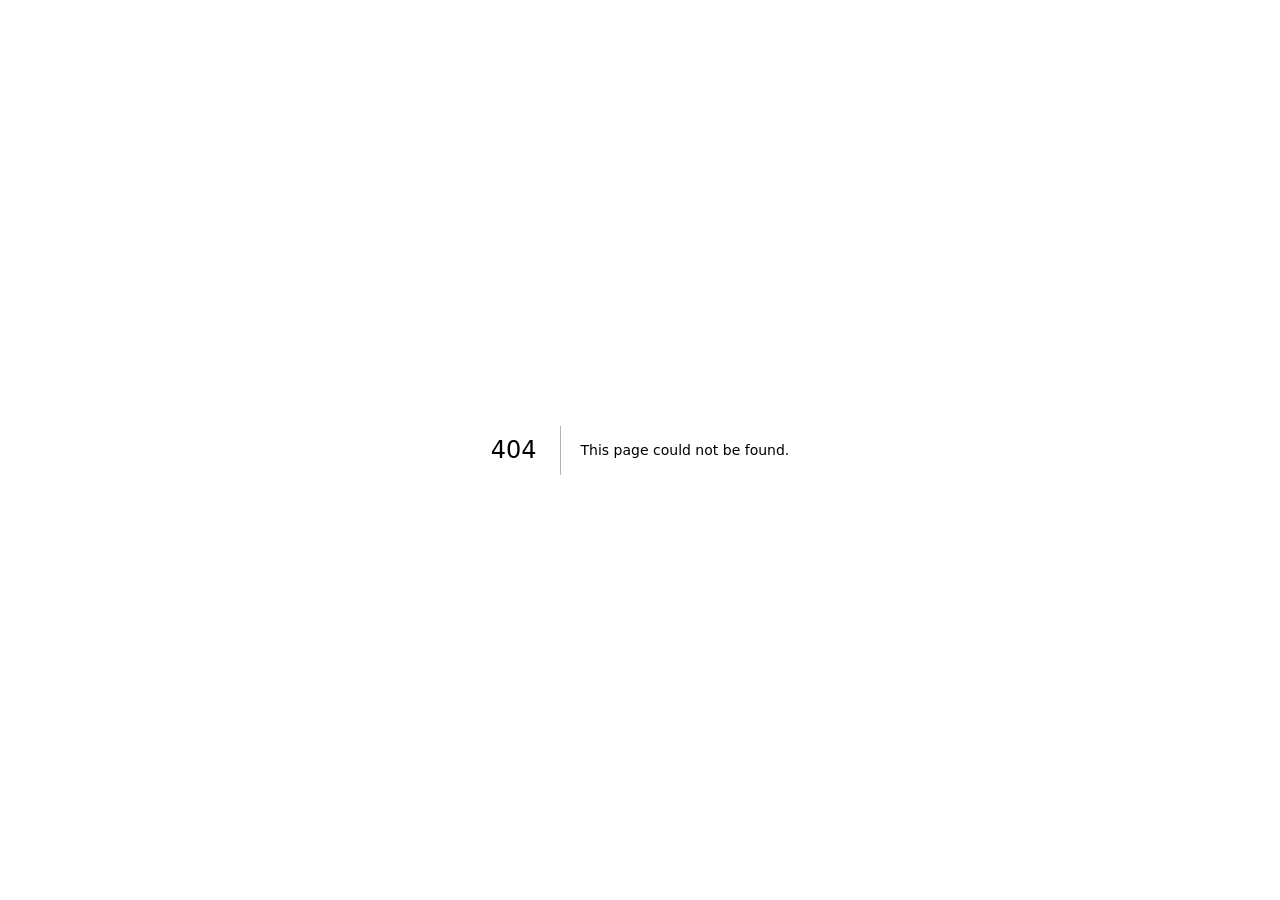
<file: 404/index.html>
<!DOCTYPE html><!--vb7WauuZ7vTWvOrPPjBF5--><html lang="ru"><head><meta charSet="utf-8"/><meta name="viewport" content="width=device-width, initial-scale=1"/><link rel="stylesheet" href="/_next/static/css/fe9b6069bd0e61c2.css" data-precedence="next"/><link rel="preload" as="script" fetchPriority="low" href="/_next/static/chunks/webpack-97b91e1c121359c7.js"/><script src="/_next/static/chunks/4bd1b696-c023c6e3521b1417.js" async=""></script><script src="/_next/static/chunks/255-2b334ff5c2ee7a81.js" async=""></script><script src="/_next/static/chunks/main-app-e3cec0207086b06c.js" async=""></script><meta name="robots" content="noindex"/><link rel="preload" href="/fonts/unbounded-700-cyrillic.woff2" as="font" type="font/woff2" crossorigin="anonymous"/><link rel="preload" href="/fonts/manrope-400-cyrillic.woff2" as="font" type="font/woff2" crossorigin="anonymous"/><title>404: This page could not be found.</title><meta name="theme-color" content="#F4F1E8"/><title>Студия «ЧАС» — сайт вашего бизнеса за 1 час</title><meta name="description" content="Лендинг с айдентикой за 24 часа, срочно — за 1 час. 4 пакета от 15 000 ₽, бриф на 10 минут. Не уложились в срок — вернём деньги."/><meta name="robots" content="noindex, nofollow"/><link rel="canonical" href="https://site-chas.ru/"/><meta property="og:title" content="Студия «ЧАС» — сайт вашего бизнеса за 1 час"/><meta property="og:description" content="Лендинг с айдентикой за 24 часа, срочно — за 1 час. 4 пакета от 15 000 ₽, бриф на 10 минут. Не уложились в срок — вернём деньги."/><meta property="og:url" content="https://site-chas.ru/"/><meta property="og:site_name" content="ЧАС"/><meta property="og:locale" content="ru_RU"/><meta property="og:type" content="website"/><meta name="twitter:card" content="summary"/><meta name="twitter:title" content="Студия «ЧАС» — сайт вашего бизнеса за 1 час"/><meta name="twitter:description" content="Лендинг с айдентикой за 24 часа, срочно — за 1 час. 4 пакета от 15 000 ₽, бриф на 10 минут. Не уложились в срок — вернём деньги."/><script>document.documentElement.classList.add('js')</script><script src="/_next/static/chunks/polyfills-42372ed130431b0a.js" noModule=""></script></head><body><div hidden=""><!--$--><!--/$--></div><div style="font-family:system-ui,&quot;Segoe UI&quot;,Roboto,Helvetica,Arial,sans-serif,&quot;Apple Color Emoji&quot;,&quot;Segoe UI Emoji&quot;;height:100vh;text-align:center;display:flex;flex-direction:column;align-items:center;justify-content:center"><div><style>body{color:#000;background:#fff;margin:0}.next-error-h1{border-right:1px solid rgba(0,0,0,.3)}@media (prefers-color-scheme:dark){body{color:#fff;background:#000}.next-error-h1{border-right:1px solid rgba(255,255,255,.3)}}</style><h1 class="next-error-h1" style="display:inline-block;margin:0 20px 0 0;padding:0 23px 0 0;font-size:24px;font-weight:500;vertical-align:top;line-height:49px">404</h1><div style="display:inline-block"><h2 style="font-size:14px;font-weight:400;line-height:49px;margin:0">This page could not be found.</h2></div></div></div><!--$--><!--/$--><script src="/_next/static/chunks/webpack-97b91e1c121359c7.js" id="_R_" async=""></script><script>(self.__next_f=self.__next_f||[]).push([0])</script><script>self.__next_f.push([1,"1:\"$Sreact.fragment\"\n2:I[9766,[],\"\"]\n3:I[8924,[],\"\"]\n4:I[4431,[],\"OutletBoundary\"]\n6:I[5278,[],\"AsyncMetadataOutlet\"]\n8:I[4431,[],\"ViewportBoundary\"]\na:I[4431,[],\"MetadataBoundary\"]\nb:\"$Sreact.suspense\"\nd:I[7150,[],\"\"]\n:HL[\"/_next/static/css/fe9b6069bd0e61c2.css\",\"style\"]\n"])</script><script>self.__next_f.push([1,"0:{\"P\":null,\"b\":\"vb7WauuZ7vTWvOrPPjBF5\",\"p\":\"\",\"c\":[\"\",\"_not-found\",\"\"],\"i\":false,\"f\":[[[\"\",{\"children\":[\"/_not-found\",{\"children\":[\"__PAGE__\",{}]}]},\"$undefined\",\"$undefined\",true],[\"\",[\"$\",\"$1\",\"c\",{\"children\":[[[\"$\",\"link\",\"0\",{\"rel\":\"stylesheet\",\"href\":\"/_next/static/css/fe9b6069bd0e61c2.css\",\"precedence\":\"next\",\"crossOrigin\":\"$undefined\",\"nonce\":\"$undefined\"}]],[\"$\",\"html\",null,{\"lang\":\"ru\",\"suppressHydrationWarning\":true,\"children\":[[\"$\",\"head\",null,{\"children\":[[\"$\",\"script\",null,{\"dangerouslySetInnerHTML\":{\"__html\":\"document.documentElement.classList.add('js')\"}}],[\"$\",\"link\",null,{\"rel\":\"preload\",\"href\":\"/fonts/unbounded-700-cyrillic.woff2\",\"as\":\"font\",\"type\":\"font/woff2\",\"crossOrigin\":\"anonymous\"}],[\"$\",\"link\",null,{\"rel\":\"preload\",\"href\":\"/fonts/manrope-400-cyrillic.woff2\",\"as\":\"font\",\"type\":\"font/woff2\",\"crossOrigin\":\"anonymous\"}]]}],[\"$\",\"body\",null,{\"children\":[[\"$\",\"$L2\",null,{\"parallelRouterKey\":\"children\",\"error\":\"$undefined\",\"errorStyles\":\"$undefined\",\"errorScripts\":\"$undefined\",\"template\":[\"$\",\"$L3\",null,{}],\"templateStyles\":\"$undefined\",\"templateScripts\":\"$undefined\",\"notFound\":\"$undefined\",\"forbidden\":\"$undefined\",\"unauthorized\":\"$undefined\"}],null]}]]}]]}],{\"children\":[\"/_not-found\",[\"$\",\"$1\",\"c\",{\"children\":[null,[\"$\",\"$L2\",null,{\"parallelRouterKey\":\"children\",\"error\":\"$undefined\",\"errorStyles\":\"$undefined\",\"errorScripts\":\"$undefined\",\"template\":[\"$\",\"$L3\",null,{}],\"templateStyles\":\"$undefined\",\"templateScripts\":\"$undefined\",\"notFound\":\"$undefined\",\"forbidden\":\"$undefined\",\"unauthorized\":\"$undefined\"}]]}],{\"children\":[\"__PAGE__\",[\"$\",\"$1\",\"c\",{\"children\":[[[\"$\",\"title\",null,{\"children\":\"404: This page could not be found.\"}],[\"$\",\"div\",null,{\"style\":{\"fontFamily\":\"system-ui,\\\"Segoe UI\\\",Roboto,Helvetica,Arial,sans-serif,\\\"Apple Color Emoji\\\",\\\"Segoe UI Emoji\\\"\",\"height\":\"100vh\",\"textAlign\":\"center\",\"display\":\"flex\",\"flexDirection\":\"column\",\"alignItems\":\"center\",\"justifyContent\":\"center\"},\"children\":[\"$\",\"div\",null,{\"children\":[[\"$\",\"style\",null,{\"dangerouslySetInnerHTML\":{\"__html\":\"body{color:#000;background:#fff;margin:0}.next-error-h1{border-right:1px solid rgba(0,0,0,.3)}@media (prefers-color-scheme:dark){body{color:#fff;background:#000}.next-error-h1{border-right:1px solid rgba(255,255,255,.3)}}\"}}],[\"$\",\"h1\",null,{\"className\":\"next-error-h1\",\"style\":{\"display\":\"inline-block\",\"margin\":\"0 20px 0 0\",\"padding\":\"0 23px 0 0\",\"fontSize\":24,\"fontWeight\":500,\"verticalAlign\":\"top\",\"lineHeight\":\"49px\"},\"children\":404}],[\"$\",\"div\",null,{\"style\":{\"display\":\"inline-block\"},\"children\":[\"$\",\"h2\",null,{\"style\":{\"fontSize\":14,\"fontWeight\":400,\"lineHeight\":\"49px\",\"margin\":0},\"children\":\"This page could not be found.\"}]}]]}]}]],null,[\"$\",\"$L4\",null,{\"children\":[\"$L5\",[\"$\",\"$L6\",null,{\"promise\":\"$@7\"}]]}]]}],{},null,false]},null,false]},null,false],[\"$\",\"$1\",\"h\",{\"children\":[[\"$\",\"meta\",null,{\"name\":\"robots\",\"content\":\"noindex\"}],[[\"$\",\"$L8\",null,{\"children\":\"$L9\"}],null],[\"$\",\"$La\",null,{\"children\":[\"$\",\"div\",null,{\"hidden\":true,\"children\":[\"$\",\"$b\",null,{\"fallback\":null,\"children\":\"$Lc\"}]}]}]]}],false]],\"m\":\"$undefined\",\"G\":[\"$d\",[]],\"s\":false,\"S\":true}\n"])</script><script>self.__next_f.push([1,"9:[[\"$\",\"meta\",\"0\",{\"charSet\":\"utf-8\"}],[\"$\",\"meta\",\"1\",{\"name\":\"viewport\",\"content\":\"width=device-width, initial-scale=1\"}],[\"$\",\"meta\",\"2\",{\"name\":\"theme-color\",\"content\":\"#F4F1E8\"}]]\n5:null\n"])</script><script>self.__next_f.push([1,"7:{\"metadata\":[[\"$\",\"title\",\"0\",{\"children\":\"Студия «ЧАС» — сайт вашего бизнеса за 1 час\"}],[\"$\",\"meta\",\"1\",{\"name\":\"description\",\"content\":\"Лендинг с айдентикой за 24 часа, срочно — за 1 час. 4 пакета от 15 000 ₽, бриф на 10 минут. Не уложились в срок — вернём деньги.\"}],[\"$\",\"meta\",\"2\",{\"name\":\"robots\",\"content\":\"noindex, nofollow\"}],[\"$\",\"link\",\"3\",{\"rel\":\"canonical\",\"href\":\"https://site-chas.ru/\"}],[\"$\",\"meta\",\"4\",{\"property\":\"og:title\",\"content\":\"Студия «ЧАС» — сайт вашего бизнеса за 1 час\"}],[\"$\",\"meta\",\"5\",{\"property\":\"og:description\",\"content\":\"Лендинг с айдентикой за 24 часа, срочно — за 1 час. 4 пакета от 15 000 ₽, бриф на 10 минут. Не уложились в срок — вернём деньги.\"}],[\"$\",\"meta\",\"6\",{\"property\":\"og:url\",\"content\":\"https://site-chas.ru/\"}],[\"$\",\"meta\",\"7\",{\"property\":\"og:site_name\",\"content\":\"ЧАС\"}],[\"$\",\"meta\",\"8\",{\"property\":\"og:locale\",\"content\":\"ru_RU\"}],[\"$\",\"meta\",\"9\",{\"property\":\"og:type\",\"content\":\"website\"}],[\"$\",\"meta\",\"10\",{\"name\":\"twitter:card\",\"content\":\"summary\"}],[\"$\",\"meta\",\"11\",{\"name\":\"twitter:title\",\"content\":\"Студия «ЧАС» — сайт вашего бизнеса за 1 час\"}],[\"$\",\"meta\",\"12\",{\"name\":\"twitter:description\",\"content\":\"Лендинг с айдентикой за 24 часа, срочно — за 1 час. 4 пакета от 15 000 ₽, бриф на 10 минут. Не уложились в срок — вернём деньги.\"}]],\"error\":null,\"digest\":\"$undefined\"}\n"])</script><script>self.__next_f.push([1,"c:\"$7:metadata\"\n"])</script></body></html>
</file>
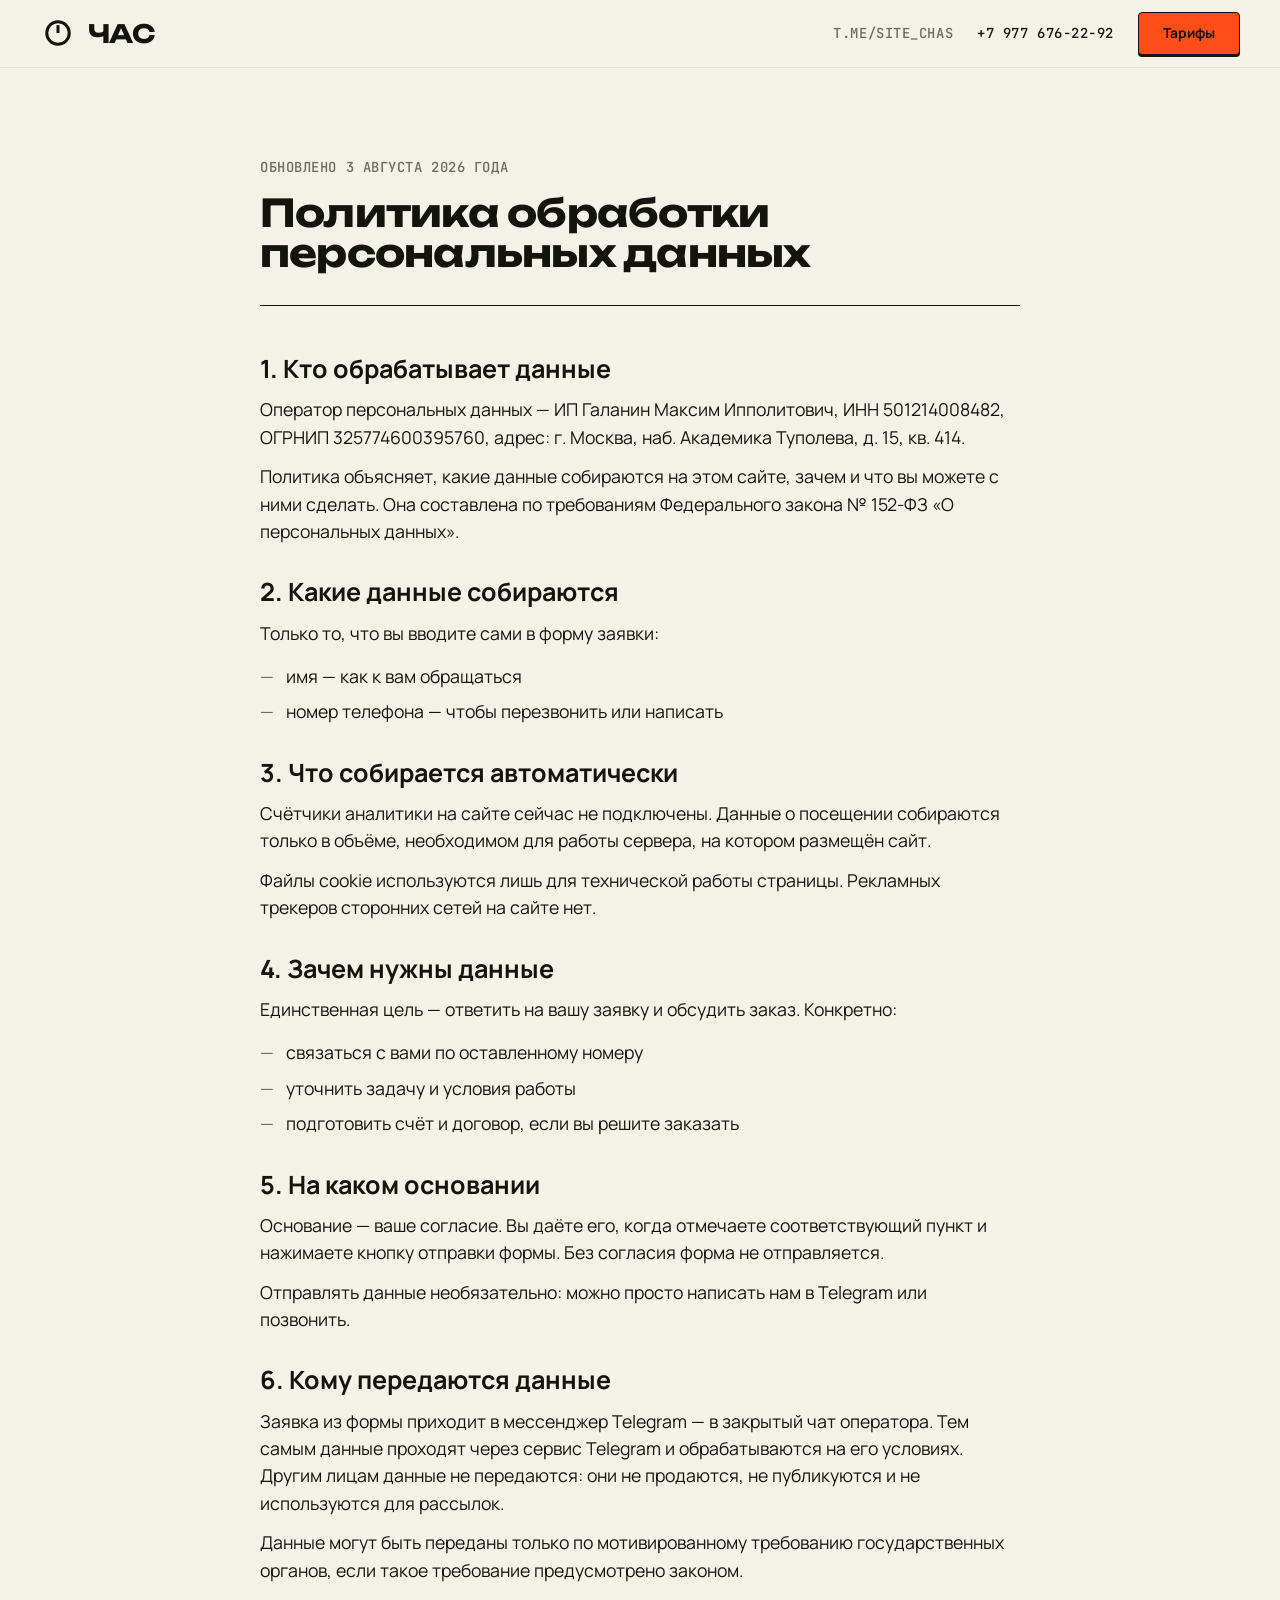
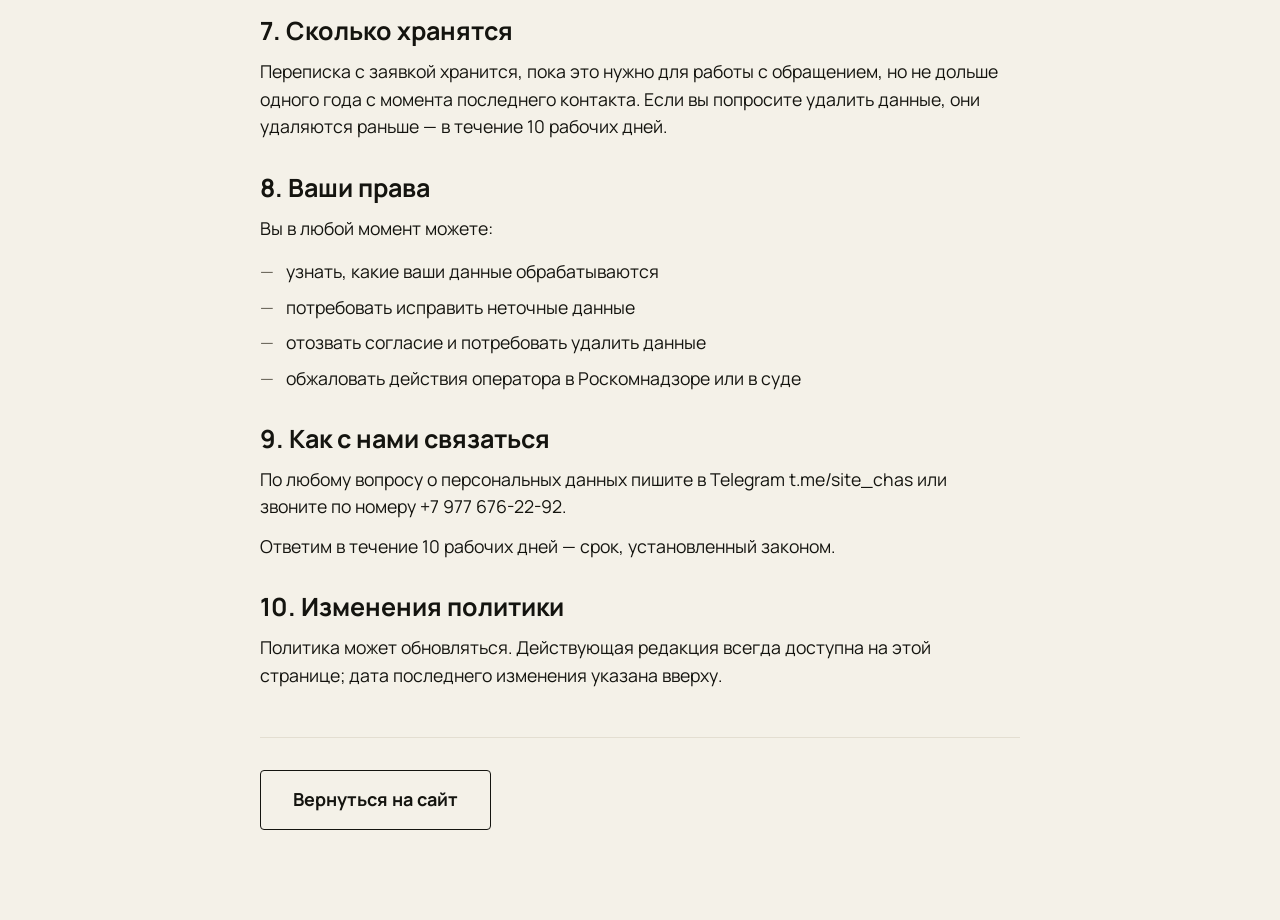
<file: privacy/index.html>
<!DOCTYPE html><!--vb7WauuZ7vTWvOrPPjBF5--><html lang="ru"><head><meta charSet="utf-8"/><meta name="viewport" content="width=device-width, initial-scale=1"/><link rel="stylesheet" href="/_next/static/css/fe9b6069bd0e61c2.css" data-precedence="next"/><link rel="stylesheet" href="/_next/static/css/11cdb195ca4e6532.css" data-precedence="next"/><link rel="preload" as="script" fetchPriority="low" href="/_next/static/chunks/webpack-97b91e1c121359c7.js"/><script src="/_next/static/chunks/4bd1b696-c023c6e3521b1417.js" async=""></script><script src="/_next/static/chunks/255-2b334ff5c2ee7a81.js" async=""></script><script src="/_next/static/chunks/main-app-e3cec0207086b06c.js" async=""></script><link rel="preload" href="/fonts/unbounded-700-cyrillic.woff2" as="font" type="font/woff2" crossorigin="anonymous"/><link rel="preload" href="/fonts/manrope-400-cyrillic.woff2" as="font" type="font/woff2" crossorigin="anonymous"/><meta name="theme-color" content="#F4F1E8"/><title>Политика обработки персональных данных — студия «ЧАС»</title><meta name="description" content="Какие данные собирает сайт студии «ЧАС», зачем они нужны, кому передаются и как их удалить."/><meta name="robots" content="noindex, nofollow"/><link rel="canonical" href="https://site-chas.ru/"/><meta property="og:title" content="Студия «ЧАС» — сайт вашего бизнеса за 1 час"/><meta property="og:description" content="Лендинг с айдентикой за 24 часа, срочно — за 1 час. 4 пакета от 15 000 ₽, бриф на 10 минут. Не уложились в срок — вернём деньги."/><meta property="og:url" content="https://site-chas.ru/"/><meta property="og:site_name" content="ЧАС"/><meta property="og:locale" content="ru_RU"/><meta property="og:type" content="website"/><meta name="twitter:card" content="summary"/><meta name="twitter:title" content="Студия «ЧАС» — сайт вашего бизнеса за 1 час"/><meta name="twitter:description" content="Лендинг с айдентикой за 24 часа, срочно — за 1 час. 4 пакета от 15 000 ₽, бриф на 10 минут. Не уложились в срок — вернём деньги."/><script>document.documentElement.classList.add('js')</script><script src="/_next/static/chunks/polyfills-42372ed130431b0a.js" noModule=""></script></head><body><div hidden=""><!--$--><!--/$--></div><header class="Header_header__KwdYD"><div class="container Header_inner__DLT3k"><a class="Header_logo____uDV" href="#hero" aria-label="Студия «Час», в начало"><span style="display:inline-flex;align-items:center;gap:var(--s-12);color:currentColor"><svg width="36" height="36" viewBox="0 0 96 96" fill="none" aria-hidden="true" focusable="false"><circle cx="48" cy="48" r="30" stroke="currentColor" stroke-width="8"></circle><path d="M48 48V27" stroke="currentColor" stroke-width="8" stroke-linecap="butt"></path></svg><span style="font-family:var(--font-display);font-weight:700;font-size:25.2px;letter-spacing:-0.02em;line-height:1;text-transform:uppercase">Час</span></span></a><nav class="Header_nav__tNWGY"><a class="caption Header_link__8qxmS" href="https://t.me/site_chas" rel="noopener noreferrer">t.me/site_chas</a><a class="mono Header_phone__eXJd1" href="tel:+79776762292">+7 977 676-22-92</a><a class="btn btn--primary Header_cta__xbIXT" href="#pricing">Тарифы</a></nav></div></header><main class="section"><div class="container privacy_page__wEG8P"><header class="privacy_head__0OQC7"><p class="caption">Обновлено <!-- -->3 августа 2026 года</p><h1 class="h1">Политика обработки персональных данных</h1></header><section class="privacy_section___qBr8"><h2 class="h3">1. Кто обрабатывает данные</h2><p class="body measure">Оператор персональных данных — ИП Галанин Максим Ипполитович, ИНН 501214008482, ОГРНИП 325774600395760, адрес: г. Москва, наб. Академика Туполева, д. 15, кв. 414.</p><p class="body measure">Политика объясняет, какие данные собираются на этом сайте, зачем и что вы можете с ними сделать. Она составлена по требованиям Федерального закона № 152-ФЗ «О персональных данных».</p></section><section class="privacy_section___qBr8"><h2 class="h3">2. Какие данные собираются</h2><p class="body measure">Только то, что вы вводите сами в форму заявки:</p><ul class="privacy_list__yGrfg"><li class="privacy_item__bX3lv"><span class="privacy_dash__7MPub" aria-hidden="true">—</span><span class="body">имя — как к вам обращаться</span></li><li class="privacy_item__bX3lv"><span class="privacy_dash__7MPub" aria-hidden="true">—</span><span class="body">номер телефона — чтобы перезвонить или написать</span></li></ul></section><section class="privacy_section___qBr8"><h2 class="h3">3. Что собирается автоматически</h2><p class="body measure">Счётчики аналитики на сайте сейчас не подключены. Данные о посещении собираются только в объёме, необходимом для работы сервера, на котором размещён сайт.</p><p class="body measure">Файлы cookie используются лишь для технической работы страницы. Рекламных трекеров сторонних сетей на сайте нет.</p></section><section class="privacy_section___qBr8"><h2 class="h3">4. Зачем нужны данные</h2><p class="body measure">Единственная цель — ответить на вашу заявку и обсудить заказ. Конкретно:</p><ul class="privacy_list__yGrfg"><li class="privacy_item__bX3lv"><span class="privacy_dash__7MPub" aria-hidden="true">—</span><span class="body">связаться с вами по оставленному номеру</span></li><li class="privacy_item__bX3lv"><span class="privacy_dash__7MPub" aria-hidden="true">—</span><span class="body">уточнить задачу и условия работы</span></li><li class="privacy_item__bX3lv"><span class="privacy_dash__7MPub" aria-hidden="true">—</span><span class="body">подготовить счёт и договор, если вы решите заказать</span></li></ul></section><section class="privacy_section___qBr8"><h2 class="h3">5. На каком основании</h2><p class="body measure">Основание — ваше согласие. Вы даёте его, когда отмечаете соответствующий пункт и нажимаете кнопку отправки формы. Без согласия форма не отправляется.</p><p class="body measure">Отправлять данные необязательно: можно просто написать нам в Telegram или позвонить.</p></section><section class="privacy_section___qBr8"><h2 class="h3">6. Кому передаются данные</h2><p class="body measure">Заявка из формы приходит в мессенджер Telegram — в закрытый чат оператора. Тем самым данные проходят через сервис Telegram и обрабатываются на его условиях. Другим лицам данные не передаются: они не продаются, не публикуются и не используются для рассылок.</p><p class="body measure">Данные могут быть переданы только по мотивированному требованию государственных органов, если такое требование предусмотрено законом.</p></section><section class="privacy_section___qBr8"><h2 class="h3">7. Сколько хранятся</h2><p class="body measure">Переписка с заявкой хранится, пока это нужно для работы с обращением, но не дольше одного года с момента последнего контакта. Если вы попросите удалить данные, они удаляются раньше — в течение 10 рабочих дней.</p></section><section class="privacy_section___qBr8"><h2 class="h3">8. Ваши права</h2><p class="body measure">Вы в любой момент можете:</p><ul class="privacy_list__yGrfg"><li class="privacy_item__bX3lv"><span class="privacy_dash__7MPub" aria-hidden="true">—</span><span class="body">узнать, какие ваши данные обрабатываются</span></li><li class="privacy_item__bX3lv"><span class="privacy_dash__7MPub" aria-hidden="true">—</span><span class="body">потребовать исправить неточные данные</span></li><li class="privacy_item__bX3lv"><span class="privacy_dash__7MPub" aria-hidden="true">—</span><span class="body">отозвать согласие и потребовать удалить данные</span></li><li class="privacy_item__bX3lv"><span class="privacy_dash__7MPub" aria-hidden="true">—</span><span class="body">обжаловать действия оператора в Роскомнадзоре или в суде</span></li></ul></section><section class="privacy_section___qBr8"><h2 class="h3">9. Как с нами связаться</h2><p class="body measure">По любому вопросу о персональных данных пишите в Telegram t.me/site_chas или звоните по номеру +7 977 676-22-92.</p><p class="body measure">Ответим в течение 10 рабочих дней — срок, установленный законом.</p></section><section class="privacy_section___qBr8"><h2 class="h3">10. Изменения политики</h2><p class="body measure">Политика может обновляться. Действующая редакция всегда доступна на этой странице; дата последнего изменения указана вверху.</p></section><p class="privacy_back__bJUsz"><a class="btn btn--secondary" href="/">Вернуться на сайт</a></p></div></main><!--$--><!--/$--><script src="/_next/static/chunks/webpack-97b91e1c121359c7.js" id="_R_" async=""></script><script>(self.__next_f=self.__next_f||[]).push([0])</script><script>self.__next_f.push([1,"1:\"$Sreact.fragment\"\n2:I[9766,[],\"\"]\n3:I[8924,[],\"\"]\n12:I[7150,[],\"\"]\n:HL[\"/_next/static/css/fe9b6069bd0e61c2.css\",\"style\"]\n:HL[\"/_next/static/css/11cdb195ca4e6532.css\",\"style\"]\n"])</script><script>self.__next_f.push([1,"0:{\"P\":null,\"b\":\"vb7WauuZ7vTWvOrPPjBF5\",\"p\":\"\",\"c\":[\"\",\"privacy\",\"\"],\"i\":false,\"f\":[[[\"\",{\"children\":[\"privacy\",{\"children\":[\"__PAGE__\",{}]}]},\"$undefined\",\"$undefined\",true],[\"\",[\"$\",\"$1\",\"c\",{\"children\":[[[\"$\",\"link\",\"0\",{\"rel\":\"stylesheet\",\"href\":\"/_next/static/css/fe9b6069bd0e61c2.css\",\"precedence\":\"next\",\"crossOrigin\":\"$undefined\",\"nonce\":\"$undefined\"}]],[\"$\",\"html\",null,{\"lang\":\"ru\",\"suppressHydrationWarning\":true,\"children\":[[\"$\",\"head\",null,{\"children\":[[\"$\",\"script\",null,{\"dangerouslySetInnerHTML\":{\"__html\":\"document.documentElement.classList.add('js')\"}}],[\"$\",\"link\",null,{\"rel\":\"preload\",\"href\":\"/fonts/unbounded-700-cyrillic.woff2\",\"as\":\"font\",\"type\":\"font/woff2\",\"crossOrigin\":\"anonymous\"}],[\"$\",\"link\",null,{\"rel\":\"preload\",\"href\":\"/fonts/manrope-400-cyrillic.woff2\",\"as\":\"font\",\"type\":\"font/woff2\",\"crossOrigin\":\"anonymous\"}]]}],[\"$\",\"body\",null,{\"children\":[[\"$\",\"$L2\",null,{\"parallelRouterKey\":\"children\",\"error\":\"$undefined\",\"errorStyles\":\"$undefined\",\"errorScripts\":\"$undefined\",\"template\":[\"$\",\"$L3\",null,{}],\"templateStyles\":\"$undefined\",\"templateScripts\":\"$undefined\",\"notFound\":[[[\"$\",\"title\",null,{\"children\":\"404: This page could not be found.\"}],[\"$\",\"div\",null,{\"style\":{\"fontFamily\":\"system-ui,\\\"Segoe UI\\\",Roboto,Helvetica,Arial,sans-serif,\\\"Apple Color Emoji\\\",\\\"Segoe UI Emoji\\\"\",\"height\":\"100vh\",\"textAlign\":\"center\",\"display\":\"flex\",\"flexDirection\":\"column\",\"alignItems\":\"center\",\"justifyContent\":\"center\"},\"children\":[\"$\",\"div\",null,{\"children\":[[\"$\",\"style\",null,{\"dangerouslySetInnerHTML\":{\"__html\":\"body{color:#000;background:#fff;margin:0}.next-error-h1{border-right:1px solid rgba(0,0,0,.3)}@media (prefers-color-scheme:dark){body{color:#fff;background:#000}.next-error-h1{border-right:1px solid rgba(255,255,255,.3)}}\"}}],[\"$\",\"h1\",null,{\"className\":\"next-error-h1\",\"style\":{\"display\":\"inline-block\",\"margin\":\"0 20px 0 0\",\"padding\":\"0 23px 0 0\",\"fontSize\":24,\"fontWeight\":500,\"verticalAlign\":\"top\",\"lineHeight\":\"49px\"},\"children\":404}],[\"$\",\"div\",null,{\"style\":{\"display\":\"inline-block\"},\"children\":[\"$\",\"h2\",null,{\"style\":{\"fontSize\":14,\"fontWeight\":400,\"lineHeight\":\"49px\",\"margin\":0},\"children\":\"This page could not be found.\"}]}]]}]}]],[]],\"forbidden\":\"$undefined\",\"unauthorized\":\"$undefined\"}],null]}]]}]]}],{\"children\":[\"privacy\",[\"$\",\"$1\",\"c\",{\"children\":[null,[\"$\",\"$L2\",null,{\"parallelRouterKey\":\"children\",\"error\":\"$undefined\",\"errorStyles\":\"$undefined\",\"errorScripts\":\"$undefined\",\"template\":[\"$\",\"$L3\",null,{}],\"templateStyles\":\"$undefined\",\"templateScripts\":\"$undefined\",\"notFound\":\"$undefined\",\"forbidden\":\"$undefined\",\"unauthorized\":\"$undefined\"}]]}],{\"children\":[\"__PAGE__\",[\"$\",\"$1\",\"c\",{\"children\":[[[\"$\",\"header\",null,{\"className\":\"Header_header__KwdYD\",\"children\":[\"$\",\"div\",null,{\"className\":\"container Header_inner__DLT3k\",\"children\":[[\"$\",\"a\",null,{\"className\":\"Header_logo____uDV\",\"href\":\"#hero\",\"aria-label\":\"Студия «Час», в начало\",\"children\":[\"$\",\"span\",null,{\"style\":{\"display\":\"inline-flex\",\"alignItems\":\"center\",\"gap\":\"var(--s-12)\",\"color\":\"currentColor\"},\"children\":[[\"$\",\"svg\",null,{\"width\":36,\"height\":36,\"viewBox\":\"0 0 96 96\",\"fill\":\"none\",\"aria-hidden\":\"true\",\"focusable\":\"false\",\"children\":[[\"$\",\"circle\",null,{\"cx\":\"48\",\"cy\":\"48\",\"r\":\"30\",\"stroke\":\"currentColor\",\"strokeWidth\":8}],[\"$\",\"path\",null,{\"d\":\"M48 48V27\",\"stroke\":\"currentColor\",\"strokeWidth\":8,\"strokeLinecap\":\"butt\"}]]}],[\"$\",\"span\",null,{\"style\":{\"fontFamily\":\"var(--font-display)\",\"fontWeight\":700,\"fontSize\":25.2,\"letterSpacing\":\"-0.02em\",\"lineHeight\":1,\"textTransform\":\"uppercase\"},\"children\":\"Час\"}]]}]}],[\"$\",\"nav\",null,{\"className\":\"Header_nav__tNWGY\",\"children\":[[\"$\",\"a\",null,{\"className\":\"caption Header_link__8qxmS\",\"href\":\"https://t.me/site_chas\",\"rel\":\"noopener noreferrer\",\"children\":\"t.me/site_chas\"}],[\"$\",\"a\",null,{\"className\":\"mono Header_phone__eXJd1\",\"href\":\"tel:+79776762292\",\"children\":\"+7 977 676-22-92\"}],[\"$\",\"a\",null,{\"className\":\"btn btn--primary Header_cta__xbIXT\",\"href\":\"#pricing\",\"children\":\"Тарифы\"}]]}]]}]}],[\"$\",\"main\",null,{\"className\":\"section\",\"children\":[\"$\",\"div\",null,{\"className\":\"container privacy_page__wEG8P\",\"children\":[[\"$\",\"header\",null,{\"className\":\"privacy_head__0OQC7\",\"children\":[[\"$\",\"p\",null,{\"className\":\"caption\",\"children\":[\"Обновлено \",\"3 августа 2026 года\"]}],[\"$\",\"h1\",null,{\"className\":\"h1\",\"children\":\"Политика обработки персональных данных\"}]]}],[[\"$\",\"section\",\"1. Кто обрабатывает данные\",{\"className\":\"privacy_section___qBr8\",\"children\":[[\"$\",\"h2\",null,{\"className\":\"h3\",\"children\":\"1. Кто обрабатывает данные\"}],[[\"$\",\"p\",\"Оператор персональных данных — ИП Галанин Максим Ипполитович, ИНН 501214008482, ОГРНИП 325774600395760, адрес: г. Москва, наб. Академика Туполева, д. 15, кв. 414.\",{\"className\":\"body measure\",\"children\":\"Оператор персональных данных — ИП Галанин Максим Ипполитович, ИНН 501214008482, ОГРНИП 325774600395760, адрес: г. Москва, наб. Академика Туполева, д. 15, кв. 414.\"}],\"$L4\"],\"$undefined\"]}],\"$L5\",\"$L6\",\"$L7\",\"$L8\",\"$L9\",\"$La\",\"$Lb\",\"$Lc\",\"$Ld\"],\"$Le\"]}]}]],[\"$Lf\"],\"$L10\"]}],{},null,false]},null,false]},null,false],\"$L11\",false]],\"m\":\"$undefined\",\"G\":[\"$12\",[]],\"s\":false,\"S\":true}\n"])</script><script>self.__next_f.push([1,"13:I[4431,[],\"OutletBoundary\"]\n15:I[5278,[],\"AsyncMetadataOutlet\"]\n17:I[4431,[],\"ViewportBoundary\"]\n19:I[4431,[],\"MetadataBoundary\"]\n1a:\"$Sreact.suspense\"\n4:[\"$\",\"p\",\"Политика объясняет, какие данные собираются на этом сайте, зачем и что вы можете с ними сделать. Она составлена по требованиям Федерального закона № 152-ФЗ «О персональных данных».\",{\"className\":\"body measure\",\"children\":\"Политика объясняет, какие данные собираются на этом сайте, зачем и что вы можете с ними сделать. Она составлена по требованиям Федерального закона № 152-ФЗ «О персональных данных».\"}]\n"])</script><script>self.__next_f.push([1,"5:[\"$\",\"section\",\"2. Какие данные собираются\",{\"className\":\"privacy_section___qBr8\",\"children\":[[\"$\",\"h2\",null,{\"className\":\"h3\",\"children\":\"2. Какие данные собираются\"}],[[\"$\",\"p\",\"Только то, что вы вводите сами в форму заявки:\",{\"className\":\"body measure\",\"children\":\"Только то, что вы вводите сами в форму заявки:\"}]],[\"$\",\"ul\",null,{\"className\":\"privacy_list__yGrfg\",\"children\":[[\"$\",\"li\",\"имя — как к вам обращаться\",{\"className\":\"privacy_item__bX3lv\",\"children\":[[\"$\",\"span\",null,{\"className\":\"privacy_dash__7MPub\",\"aria-hidden\":\"true\",\"children\":\"—\"}],[\"$\",\"span\",null,{\"className\":\"body\",\"children\":\"имя — как к вам обращаться\"}]]}],[\"$\",\"li\",\"номер телефона — чтобы перезвонить или написать\",{\"className\":\"privacy_item__bX3lv\",\"children\":[[\"$\",\"span\",null,{\"className\":\"privacy_dash__7MPub\",\"aria-hidden\":\"true\",\"children\":\"—\"}],[\"$\",\"span\",null,{\"className\":\"body\",\"children\":\"номер телефона — чтобы перезвонить или написать\"}]]}]]}]]}]\n"])</script><script>self.__next_f.push([1,"6:[\"$\",\"section\",\"3. Что собирается автоматически\",{\"className\":\"privacy_section___qBr8\",\"children\":[[\"$\",\"h2\",null,{\"className\":\"h3\",\"children\":\"3. Что собирается автоматически\"}],[[\"$\",\"p\",\"Счётчики аналитики на сайте сейчас не подключены. Данные о посещении собираются только в объёме, необходимом для работы сервера, на котором размещён сайт.\",{\"className\":\"body measure\",\"children\":\"Счётчики аналитики на сайте сейчас не подключены. Данные о посещении собираются только в объёме, необходимом для работы сервера, на котором размещён сайт.\"}],[\"$\",\"p\",\"Файлы cookie используются лишь для технической работы страницы. Рекламных трекеров сторонних сетей на сайте нет.\",{\"className\":\"body measure\",\"children\":\"Файлы cookie используются лишь для технической работы страницы. Рекламных трекеров сторонних сетей на сайте нет.\"}]],\"$undefined\"]}]\n"])</script><script>self.__next_f.push([1,"7:[\"$\",\"section\",\"4. Зачем нужны данные\",{\"className\":\"privacy_section___qBr8\",\"children\":[[\"$\",\"h2\",null,{\"className\":\"h3\",\"children\":\"4. Зачем нужны данные\"}],[[\"$\",\"p\",\"Единственная цель — ответить на вашу заявку и обсудить заказ. Конкретно:\",{\"className\":\"body measure\",\"children\":\"Единственная цель — ответить на вашу заявку и обсудить заказ. Конкретно:\"}]],[\"$\",\"ul\",null,{\"className\":\"privacy_list__yGrfg\",\"children\":[[\"$\",\"li\",\"связаться с вами по оставленному номеру\",{\"className\":\"privacy_item__bX3lv\",\"children\":[[\"$\",\"span\",null,{\"className\":\"privacy_dash__7MPub\",\"aria-hidden\":\"true\",\"children\":\"—\"}],[\"$\",\"span\",null,{\"className\":\"body\",\"children\":\"связаться с вами по оставленному номеру\"}]]}],[\"$\",\"li\",\"уточнить задачу и условия работы\",{\"className\":\"privacy_item__bX3lv\",\"children\":[[\"$\",\"span\",null,{\"className\":\"privacy_dash__7MPub\",\"aria-hidden\":\"true\",\"children\":\"—\"}],[\"$\",\"span\",null,{\"className\":\"body\",\"children\":\"уточнить задачу и условия работы\"}]]}],[\"$\",\"li\",\"подготовить счёт и договор, если вы решите заказать\",{\"className\":\"privacy_item__bX3lv\",\"children\":[[\"$\",\"span\",null,{\"className\":\"privacy_dash__7MPub\",\"aria-hidden\":\"true\",\"children\":\"—\"}],[\"$\",\"span\",null,{\"className\":\"body\",\"children\":\"подготовить счёт и договор, если вы решите заказать\"}]]}]]}]]}]\n"])</script><script>self.__next_f.push([1,"8:[\"$\",\"section\",\"5. На каком основании\",{\"className\":\"privacy_section___qBr8\",\"children\":[[\"$\",\"h2\",null,{\"className\":\"h3\",\"children\":\"5. На каком основании\"}],[[\"$\",\"p\",\"Основание — ваше согласие. Вы даёте его, когда отмечаете соответствующий пункт и нажимаете кнопку отправки формы. Без согласия форма не отправляется.\",{\"className\":\"body measure\",\"children\":\"Основание — ваше согласие. Вы даёте его, когда отмечаете соответствующий пункт и нажимаете кнопку отправки формы. Без согласия форма не отправляется.\"}],[\"$\",\"p\",\"Отправлять данные необязательно: можно просто написать нам в Telegram или позвонить.\",{\"className\":\"body measure\",\"children\":\"Отправлять данные необязательно: можно просто написать нам в Telegram или позвонить.\"}]],\"$undefined\"]}]\n"])</script><script>self.__next_f.push([1,"9:[\"$\",\"section\",\"6. Кому передаются данные\",{\"className\":\"privacy_section___qBr8\",\"children\":[[\"$\",\"h2\",null,{\"className\":\"h3\",\"children\":\"6. Кому передаются данные\"}],[[\"$\",\"p\",\"Заявка из формы приходит в мессенджер Telegram — в закрытый чат оператора. Тем самым данные проходят через сервис Telegram и обрабатываются на его условиях. Другим лицам данные не передаются: они не продаются, не публикуются и не используются для рассылок.\",{\"className\":\"body measure\",\"children\":\"Заявка из формы приходит в мессенджер Telegram — в закрытый чат оператора. Тем самым данные проходят через сервис Telegram и обрабатываются на его условиях. Другим лицам данные не передаются: они не продаются, не публикуются и не используются для рассылок.\"}],[\"$\",\"p\",\"Данные могут быть переданы только по мотивированному требованию государственных органов, если такое требование предусмотрено законом.\",{\"className\":\"body measure\",\"children\":\"Данные могут быть переданы только по мотивированному требованию государственных органов, если такое требование предусмотрено законом.\"}]],\"$undefined\"]}]\n"])</script><script>self.__next_f.push([1,"a:[\"$\",\"section\",\"7. Сколько хранятся\",{\"className\":\"privacy_section___qBr8\",\"children\":[[\"$\",\"h2\",null,{\"className\":\"h3\",\"children\":\"7. Сколько хранятся\"}],[[\"$\",\"p\",\"Переписка с заявкой хранится, пока это нужно для работы с обращением, но не дольше одного года с момента последнего контакта. Если вы попросите удалить данные, они удаляются раньше — в течение 10 рабочих дней.\",{\"className\":\"body measure\",\"children\":\"Переписка с заявкой хранится, пока это нужно для работы с обращением, но не дольше одного года с момента последнего контакта. Если вы попросите удалить данные, они удаляются раньше — в течение 10 рабочих дней.\"}]],\"$undefined\"]}]\n"])</script><script>self.__next_f.push([1,"b:[\"$\",\"section\",\"8. Ваши права\",{\"className\":\"privacy_section___qBr8\",\"children\":[[\"$\",\"h2\",null,{\"className\":\"h3\",\"children\":\"8. Ваши права\"}],[[\"$\",\"p\",\"Вы в любой момент можете:\",{\"className\":\"body measure\",\"children\":\"Вы в любой момент можете:\"}]],[\"$\",\"ul\",null,{\"className\":\"privacy_list__yGrfg\",\"children\":[[\"$\",\"li\",\"узнать, какие ваши данные обрабатываются\",{\"className\":\"privacy_item__bX3lv\",\"children\":[[\"$\",\"span\",null,{\"className\":\"privacy_dash__7MPub\",\"aria-hidden\":\"true\",\"children\":\"—\"}],[\"$\",\"span\",null,{\"className\":\"body\",\"children\":\"узнать, какие ваши данные обрабатываются\"}]]}],[\"$\",\"li\",\"потребовать исправить неточные данные\",{\"className\":\"privacy_item__bX3lv\",\"children\":[[\"$\",\"span\",null,{\"className\":\"privacy_dash__7MPub\",\"aria-hidden\":\"true\",\"children\":\"—\"}],[\"$\",\"span\",null,{\"className\":\"body\",\"children\":\"потребовать исправить неточные данные\"}]]}],[\"$\",\"li\",\"отозвать согласие и потребовать удалить данные\",{\"className\":\"privacy_item__bX3lv\",\"children\":[[\"$\",\"span\",null,{\"className\":\"privacy_dash__7MPub\",\"aria-hidden\":\"true\",\"children\":\"—\"}],[\"$\",\"span\",null,{\"className\":\"body\",\"children\":\"отозвать согласие и потребовать удалить данные\"}]]}],[\"$\",\"li\",\"обжаловать действия оператора в Роскомнадзоре или в суде\",{\"className\":\"privacy_item__bX3lv\",\"children\":[[\"$\",\"span\",null,{\"className\":\"privacy_dash__7MPub\",\"aria-hidden\":\"true\",\"children\":\"—\"}],[\"$\",\"span\",null,{\"className\":\"body\",\"children\":\"обжаловать действия оператора в Роскомнадзоре или в суде\"}]]}]]}]]}]\n"])</script><script>self.__next_f.push([1,"c:[\"$\",\"section\",\"9. Как с нами связаться\",{\"className\":\"privacy_section___qBr8\",\"children\":[[\"$\",\"h2\",null,{\"className\":\"h3\",\"children\":\"9. Как с нами связаться\"}],[[\"$\",\"p\",\"По любому вопросу о персональных данных пишите в Telegram t.me/site_chas или звоните по номеру +7 977 676-22-92.\",{\"className\":\"body measure\",\"children\":\"По любому вопросу о персональных данных пишите в Telegram t.me/site_chas или звоните по номеру +7 977 676-22-92.\"}],[\"$\",\"p\",\"Ответим в течение 10 рабочих дней — срок, установленный законом.\",{\"className\":\"body measure\",\"children\":\"Ответим в течение 10 рабочих дней — срок, установленный законом.\"}]],\"$undefined\"]}]\nd:[\"$\",\"section\",\"10. Изменения политики\",{\"className\":\"privacy_section___qBr8\",\"children\":[[\"$\",\"h2\",null,{\"className\":\"h3\",\"children\":\"10. Изменения политики\"}],[[\"$\",\"p\",\"Политика может обновляться. Действующая редакция всегда доступна на этой странице; дата последнего изменения указана вверху.\",{\"className\":\"body measure\",\"children\":\"Политика может обновляться. Действующая редакция всегда доступна на этой странице; дата последнего изменения указана вверху.\"}]],\"$undefined\"]}]\ne:[\"$\",\"p\",null,{\"className\":\"privacy_back__bJUsz\",\"children\":[\"$\",\"a\",null,{\"className\":\"btn btn--secondary\",\"href\":\"/\",\"children\":\"Вернуться на сайт\"}]}]\nf:[\"$\",\"link\",\"0\",{\"rel\":\"stylesheet\",\"href\":\"/_next/static/css/11cdb195ca4e6532.css\",\"precedence\":\"next\",\"crossOrigin\":\"$undefined\",\"nonce\":\"$undefined\"}]\n10:[\"$\",\"$L13\",null,{\"children\":[\"$L14\",[\"$\",\"$L15\",null,{\"promise\":\"$@16\"}]]}]\n11:[\""])</script><script>self.__next_f.push([1,"$\",\"$1\",\"h\",{\"children\":[null,[[\"$\",\"$L17\",null,{\"children\":\"$L18\"}],null],[\"$\",\"$L19\",null,{\"children\":[\"$\",\"div\",null,{\"hidden\":true,\"children\":[\"$\",\"$1a\",null,{\"fallback\":null,\"children\":\"$L1b\"}]}]}]]}]\n"])</script><script>self.__next_f.push([1,"18:[[\"$\",\"meta\",\"0\",{\"charSet\":\"utf-8\"}],[\"$\",\"meta\",\"1\",{\"name\":\"viewport\",\"content\":\"width=device-width, initial-scale=1\"}],[\"$\",\"meta\",\"2\",{\"name\":\"theme-color\",\"content\":\"#F4F1E8\"}]]\n14:null\n"])</script><script>self.__next_f.push([1,"16:{\"metadata\":[[\"$\",\"title\",\"0\",{\"children\":\"Политика обработки персональных данных — студия «ЧАС»\"}],[\"$\",\"meta\",\"1\",{\"name\":\"description\",\"content\":\"Какие данные собирает сайт студии «ЧАС», зачем они нужны, кому передаются и как их удалить.\"}],[\"$\",\"meta\",\"2\",{\"name\":\"robots\",\"content\":\"noindex, nofollow\"}],[\"$\",\"link\",\"3\",{\"rel\":\"canonical\",\"href\":\"https://site-chas.ru/\"}],[\"$\",\"meta\",\"4\",{\"property\":\"og:title\",\"content\":\"Студия «ЧАС» — сайт вашего бизнеса за 1 час\"}],[\"$\",\"meta\",\"5\",{\"property\":\"og:description\",\"content\":\"Лендинг с айдентикой за 24 часа, срочно — за 1 час. 4 пакета от 15 000 ₽, бриф на 10 минут. Не уложились в срок — вернём деньги.\"}],[\"$\",\"meta\",\"6\",{\"property\":\"og:url\",\"content\":\"https://site-chas.ru/\"}],[\"$\",\"meta\",\"7\",{\"property\":\"og:site_name\",\"content\":\"ЧАС\"}],[\"$\",\"meta\",\"8\",{\"property\":\"og:locale\",\"content\":\"ru_RU\"}],[\"$\",\"meta\",\"9\",{\"property\":\"og:type\",\"content\":\"website\"}],[\"$\",\"meta\",\"10\",{\"name\":\"twitter:card\",\"content\":\"summary\"}],[\"$\",\"meta\",\"11\",{\"name\":\"twitter:title\",\"content\":\"Студия «ЧАС» — сайт вашего бизнеса за 1 час\"}],[\"$\",\"meta\",\"12\",{\"name\":\"twitter:description\",\"content\":\"Лендинг с айдентикой за 24 часа, срочно — за 1 час. 4 пакета от 15 000 ₽, бриф на 10 минут. Не уложились в срок — вернём деньги.\"}]],\"error\":null,\"digest\":\"$undefined\"}\n"])</script><script>self.__next_f.push([1,"1b:\"$16:metadata\"\n"])</script></body></html>
</file>
<file: _next/static/css/fe9b6069bd0e61c2.css>
@font-face{font-family:Unbounded;font-style:normal;font-weight:600;font-display:swap;src:url(/fonts/unbounded-600-cyrillic-ext.woff2) format("woff2");unicode-range:u+0460-052f,u+1c80-1c8a,u+20b4,u+2de0-2dff,u+a640-a69f,u+fe2e-fe2f}@font-face{font-family:Unbounded;font-style:normal;font-weight:600;font-display:swap;src:url(/fonts/unbounded-600-cyrillic.woff2) format("woff2");unicode-range:u+0301,u+0400-045f,u+0490-0491,u+04b0-04b1,u+2116}@font-face{font-family:Unbounded;font-style:normal;font-weight:600;font-display:swap;src:url(/fonts/unbounded-600-latin.woff2) format("woff2");unicode-range:u+00??,u+0131,u+0152-0153,u+02bb-02bc,u+02c6,u+02da,u+02dc,u+0304,u+0308,u+0329,u+2000-206f,u+20ac,u+2122,u+2191,u+2193,u+2212,u+2215,u+feff,u+fffd}@font-face{font-family:Unbounded;font-style:normal;font-weight:700;font-display:swap;src:url(/fonts/unbounded-700-cyrillic-ext.woff2) format("woff2");unicode-range:u+0460-052f,u+1c80-1c8a,u+20b4,u+2de0-2dff,u+a640-a69f,u+fe2e-fe2f}@font-face{font-family:Unbounded;font-style:normal;font-weight:700;font-display:swap;src:url(/fonts/unbounded-700-cyrillic.woff2) format("woff2");unicode-range:u+0301,u+0400-045f,u+0490-0491,u+04b0-04b1,u+2116}@font-face{font-family:Unbounded;font-style:normal;font-weight:700;font-display:swap;src:url(/fonts/unbounded-700-latin.woff2) format("woff2");unicode-range:u+00??,u+0131,u+0152-0153,u+02bb-02bc,u+02c6,u+02da,u+02dc,u+0304,u+0308,u+0329,u+2000-206f,u+20ac,u+2122,u+2191,u+2193,u+2212,u+2215,u+feff,u+fffd}@font-face{font-family:Manrope;font-style:normal;font-weight:400;font-display:swap;src:url(/fonts/manrope-400-cyrillic-ext.woff2) format("woff2");unicode-range:u+0460-052f,u+1c80-1c8a,u+20b4,u+2de0-2dff,u+a640-a69f,u+fe2e-fe2f}@font-face{font-family:Manrope;font-style:normal;font-weight:400;font-display:swap;src:url(/fonts/manrope-400-cyrillic.woff2) format("woff2");unicode-range:u+0301,u+0400-045f,u+0490-0491,u+04b0-04b1,u+2116}@font-face{font-family:Manrope;font-style:normal;font-weight:400;font-display:swap;src:url(/fonts/manrope-400-latin-ext.woff2) format("woff2");unicode-range:u+0100-02ba,u+02bd-02c5,u+02c7-02cc,u+02ce-02d7,u+02dd-02ff,u+0304,u+0308,u+0329,u+1d00-1dbf,u+1e00-1e9f,u+1ef2-1eff,u+2020,u+20a0-20ab,u+20ad-20c0,u+2113,u+2c60-2c7f,u+a720-a7ff}@font-face{font-family:Manrope;font-style:normal;font-weight:400;font-display:swap;src:url(/fonts/manrope-400-latin.woff2) format("woff2");unicode-range:u+00??,u+0131,u+0152-0153,u+02bb-02bc,u+02c6,u+02da,u+02dc,u+0304,u+0308,u+0329,u+2000-206f,u+20ac,u+2122,u+2191,u+2193,u+2212,u+2215,u+feff,u+fffd}@font-face{font-family:Manrope;font-style:normal;font-weight:500;font-display:swap;src:url(/fonts/manrope-500-cyrillic-ext.woff2) format("woff2");unicode-range:u+0460-052f,u+1c80-1c8a,u+20b4,u+2de0-2dff,u+a640-a69f,u+fe2e-fe2f}@font-face{font-family:Manrope;font-style:normal;font-weight:500;font-display:swap;src:url(/fonts/manrope-500-cyrillic.woff2) format("woff2");unicode-range:u+0301,u+0400-045f,u+0490-0491,u+04b0-04b1,u+2116}@font-face{font-family:Manrope;font-style:normal;font-weight:500;font-display:swap;src:url(/fonts/manrope-500-latin-ext.woff2) format("woff2");unicode-range:u+0100-02ba,u+02bd-02c5,u+02c7-02cc,u+02ce-02d7,u+02dd-02ff,u+0304,u+0308,u+0329,u+1d00-1dbf,u+1e00-1e9f,u+1ef2-1eff,u+2020,u+20a0-20ab,u+20ad-20c0,u+2113,u+2c60-2c7f,u+a720-a7ff}@font-face{font-family:Manrope;font-style:normal;font-weight:500;font-display:swap;src:url(/fonts/manrope-500-latin.woff2) format("woff2");unicode-range:u+00??,u+0131,u+0152-0153,u+02bb-02bc,u+02c6,u+02da,u+02dc,u+0304,u+0308,u+0329,u+2000-206f,u+20ac,u+2122,u+2191,u+2193,u+2212,u+2215,u+feff,u+fffd}@font-face{font-family:Manrope;font-style:normal;font-weight:700;font-display:swap;src:url(/fonts/manrope-700-cyrillic-ext.woff2) format("woff2");unicode-range:u+0460-052f,u+1c80-1c8a,u+20b4,u+2de0-2dff,u+a640-a69f,u+fe2e-fe2f}@font-face{font-family:Manrope;font-style:normal;font-weight:700;font-display:swap;src:url(/fonts/manrope-700-cyrillic.woff2) format("woff2");unicode-range:u+0301,u+0400-045f,u+0490-0491,u+04b0-04b1,u+2116}@font-face{font-family:Manrope;font-style:normal;font-weight:700;font-display:swap;src:url(/fonts/manrope-700-latin-ext.woff2) format("woff2");unicode-range:u+0100-02ba,u+02bd-02c5,u+02c7-02cc,u+02ce-02d7,u+02dd-02ff,u+0304,u+0308,u+0329,u+1d00-1dbf,u+1e00-1e9f,u+1ef2-1eff,u+2020,u+20a0-20ab,u+20ad-20c0,u+2113,u+2c60-2c7f,u+a720-a7ff}@font-face{font-family:Manrope;font-style:normal;font-weight:700;font-display:swap;src:url(/fonts/manrope-700-latin.woff2) format("woff2");unicode-range:u+00??,u+0131,u+0152-0153,u+02bb-02bc,u+02c6,u+02da,u+02dc,u+0304,u+0308,u+0329,u+2000-206f,u+20ac,u+2122,u+2191,u+2193,u+2212,u+2215,u+feff,u+fffd}@font-face{font-family:JetBrains Mono;font-style:normal;font-weight:500;font-display:swap;src:url(/fonts/jetbrains-mono-500-cyrillic-ext.woff2) format("woff2");unicode-range:u+0460-052f,u+1c80-1c8a,u+20b4,u+2de0-2dff,u+a640-a69f,u+fe2e-fe2f}@font-face{font-family:JetBrains Mono;font-style:normal;font-weight:500;font-display:swap;src:url(/fonts/jetbrains-mono-500-cyrillic.woff2) format("woff2");unicode-range:u+0301,u+0400-045f,u+0490-0491,u+04b0-04b1,u+2116}@font-face{font-family:JetBrains Mono;font-style:normal;font-weight:500;font-display:swap;src:url(/fonts/jetbrains-mono-500-latin-ext.woff2) format("woff2");unicode-range:u+0100-02ba,u+02bd-02c5,u+02c7-02cc,u+02ce-02d7,u+02dd-02ff,u+0304,u+0308,u+0329,u+1d00-1dbf,u+1e00-1e9f,u+1ef2-1eff,u+2020,u+20a0-20ab,u+20ad-20c0,u+2113,u+2c60-2c7f,u+a720-a7ff}@font-face{font-family:JetBrains Mono;font-style:normal;font-weight:500;font-display:swap;src:url(/fonts/jetbrains-mono-500-latin.woff2) format("woff2");unicode-range:u+00??,u+0131,u+0152-0153,u+02bb-02bc,u+02c6,u+02da,u+02dc,u+0304,u+0308,u+0329,u+2000-206f,u+20ac,u+2122,u+2191,u+2193,u+2212,u+2215,u+feff,u+fffd}@font-face{font-family:JetBrains Mono;font-style:normal;font-weight:700;font-display:swap;src:url(/fonts/jetbrains-mono-700-cyrillic-ext.woff2) format("woff2");unicode-range:u+0460-052f,u+1c80-1c8a,u+20b4,u+2de0-2dff,u+a640-a69f,u+fe2e-fe2f}@font-face{font-family:JetBrains Mono;font-style:normal;font-weight:700;font-display:swap;src:url(/fonts/jetbrains-mono-700-cyrillic.woff2) format("woff2");unicode-range:u+0301,u+0400-045f,u+0490-0491,u+04b0-04b1,u+2116}@font-face{font-family:JetBrains Mono;font-style:normal;font-weight:700;font-display:swap;src:url(/fonts/jetbrains-mono-700-latin-ext.woff2) format("woff2");unicode-range:u+0100-02ba,u+02bd-02c5,u+02c7-02cc,u+02ce-02d7,u+02dd-02ff,u+0304,u+0308,u+0329,u+1d00-1dbf,u+1e00-1e9f,u+1ef2-1eff,u+2020,u+20a0-20ab,u+20ad-20c0,u+2113,u+2c60-2c7f,u+a720-a7ff}@font-face{font-family:JetBrains Mono;font-style:normal;font-weight:700;font-display:swap;src:url(/fonts/jetbrains-mono-700-latin.woff2) format("woff2");unicode-range:u+00??,u+0131,u+0152-0153,u+02bb-02bc,u+02c6,u+02da,u+02dc,u+0304,u+0308,u+0329,u+2000-206f,u+20ac,u+2122,u+2191,u+2193,u+2212,u+2215,u+feff,u+fffd}:root{--c-primary:#14140F;--c-secondary:#F4F1E8;--c-accent:#FF4D18;--c-neutral-700:#6E6A5E;--c-neutral-400:#A8A399;--c-neutral-200:#E3DED1;--c-success:#1F7A44;--c-error:#B3261E;--c-surface:#FFFFFF;--c-onAccent:#14140F;--font-display:"Unbounded",sans-serif;--font-text:"Manrope",sans-serif;--font-mono:"JetBrains Mono",monospace;--h1-family:var(--font-display);--h1-weight:700;--h1-size:clamp(36px,26.141px + 2.6291vw,64px);--h1-leading:1.05;--h1-tracking:-0.02em;--h2-family:var(--font-display);--h2-weight:600;--h2-size:clamp(28px,23.775px + 1.1268vw,40px);--h2-leading:1.1;--h2-tracking:-0.01em;--h3-family:var(--font-text);--h3-weight:700;--h3-size:clamp(20px,17.887px + 0.5634vw,26px);--h3-leading:1.2;--h3-tracking:0;--body-family:var(--font-text);--body-weight:400;--body-size:clamp(16px,15.296px + 0.1878vw,18px);--body-leading:1.55;--body-tracking:0;--caption-family:var(--font-mono);--caption-weight:500;--caption-size:clamp(13px,12.648px + 0.0939vw,14px);--caption-leading:1.4;--caption-tracking:0.04em;--s-4:4px;--s-8:8px;--s-12:12px;--s-16:16px;--s-24:24px;--s-32:32px;--s-48:48px;--s-64:64px;--s-96:96px;--s-128:128px;--r-sm:4px;--r-md:8px;--r-pill:999px;--sh-none:none;--sh-hard:0 2px 0 0 #14140F;--sh-hardAccent:0 2px 0 0 #FF4D18;--sh-hard-lifted:0 4px 0 0 #14140F;--bd-width:1.5px;--bd:1.5px solid #14140F;--bd-muted:1px solid #E3DED1;--bd-dark:1px solid var(--c-divider-dark);--bd-on-dark:1.5px solid #6E6A5E;--section-y:clamp(56px,41.915px + 3.7559vw,96px);--container:1200px;--gutter:24px;--container-pad:clamp(16px,0.733px + 4.0712vw,32px);--btn-pad:18px 32px;--btn-size:18px;--btn-weight:700;--btn-primary-bg:#FF4D18;--btn-primary-bg-hover:#FF6A3D;--btn-primary-fg:#14140F;--btn-disabled-bg:#E3DED1;--btn-disabled-fg:#A8A399;--btn-secondary-fg:#14140F;--btn-secondary-bg-hover:#14140F;--btn-secondary-fg-hover:#F4F1E8;--input-bg:#FFFFFF;--input-pad:16px 18px;--input-size:18px;--input-placeholder:#A8A399;--input-focus-ring:3px solid rgba(255,77,24,0.25);--card-bg:#FFFFFF;--card-pad:clamp(24px,21.183px + 0.7512vw,32px);--dur-fast:120ms;--dur-reveal:300ms;--dur-accordion:200ms;--ease:ease-out;--c-divider-dark:#3A3A32;--pkg-name-size:clamp(24px,21.887px + 0.5634vw,30px);--price-weight:700;--price-size:clamp(22px,20.592px + 0.3756vw,26px)}*,:after,:before{box-sizing:border-box}*{margin:0}html{-webkit-text-size-adjust:100%;scroll-behavior:smooth;scroll-padding-top:var(--s-24)}body{background:var(--c-secondary);color:var(--c-primary);font-family:var(--body-family);font-weight:var(--body-weight);font-size:var(--body-size);line-height:var(--body-leading);-webkit-font-smoothing:antialiased;text-rendering:optimizeLegibility}img,svg,video{display:block;max-width:100%}button,input,textarea{font:inherit;color:inherit}ul{list-style:none;padding:0}a{color:inherit}:focus-visible{outline:var(--bd-width) solid var(--c-accent);outline-offset:3px}.h1,.h2,.h3{text-wrap:balance}.h1{font-family:var(--h1-family);font-weight:var(--h1-weight);font-size:var(--h1-size);line-height:var(--h1-leading);letter-spacing:var(--h1-tracking)}.h2{font-family:var(--h2-family);font-weight:var(--h2-weight);font-size:var(--h2-size);line-height:var(--h2-leading);letter-spacing:var(--h2-tracking)}.h3{font-family:var(--h3-family);font-weight:var(--h3-weight);font-size:var(--h3-size);line-height:var(--h3-leading);letter-spacing:var(--h3-tracking)}.body{font-size:var(--body-size);line-height:var(--body-leading)}.measure{max-width:68ch}.caption{font-family:var(--caption-family);font-weight:var(--caption-weight);font-size:var(--caption-size);line-height:var(--caption-leading);letter-spacing:var(--caption-tracking);text-transform:uppercase;color:var(--c-neutral-700)}.mono{font-family:var(--font-mono);font-weight:500;font-feature-settings:"tnum";font-variant-numeric:tabular-nums}.muted{color:var(--c-neutral-700)}.container{width:100%;max-width:calc(var(--container) + var(--container-pad) * 2);margin-inline:auto;padding-inline:var(--container-pad)}.section{padding-block:var(--section-y)}.section--ink{background:var(--c-primary);color:var(--c-secondary)}.section--ink .caption{color:var(--c-neutral-400)}.section--ink .section-head .caption{color:var(--c-accent)}.section--ink .muted{color:var(--c-neutral-400)}.section-head{display:flex;flex-direction:column;gap:var(--s-16);margin-bottom:var(--s-48)}.grid{display:grid;grid-gap:var(--gutter);gap:var(--gutter)}.btn{display:inline-flex;align-items:center;justify-content:center;gap:var(--s-12);padding:var(--btn-pad);border-radius:var(--r-sm);border:var(--bd);font-family:var(--font-text);font-weight:var(--btn-weight);font-size:var(--btn-size);line-height:1.2;text-align:center;text-decoration:none;cursor:pointer;transition:transform var(--dur-fast) var(--ease),box-shadow var(--dur-fast) var(--ease),background var(--dur-fast) var(--ease),color var(--dur-fast) var(--ease)}.btn--primary{background:var(--btn-primary-bg);color:var(--btn-primary-fg);box-shadow:var(--sh-hard)}.btn--secondary{background:transparent;color:var(--btn-secondary-fg)}@media (hover:hover){.btn--primary:hover{background:var(--btn-primary-bg-hover);transform:translateY(-2px);box-shadow:var(--sh-hard-lifted)}.btn--secondary:hover{background:var(--btn-secondary-bg-hover);color:var(--btn-secondary-fg-hover)}}.btn--primary:active{transform:translateY(0);box-shadow:0 0 0 0 var(--c-primary)}.btn:disabled,.btn[aria-disabled=true]{background:var(--btn-disabled-bg);color:var(--btn-disabled-fg);border-color:var(--btn-disabled-bg);box-shadow:var(--sh-none);transform:none;cursor:not-allowed}.section--ink .btn--primary{box-shadow:var(--sh-hardAccent)}.section--ink .btn--secondary{color:var(--c-secondary);border-color:var(--c-secondary)}@media (hover:hover){.section--ink .btn--secondary:hover{background:var(--c-secondary);color:var(--c-primary)}}.card{background:var(--card-bg);border:var(--bd);border-radius:var(--r-md);padding:var(--card-pad);box-shadow:var(--sh-hard)}.field{display:flex;flex-direction:column;gap:var(--s-8)}.input{width:100%;background:var(--input-bg);color:var(--c-primary);border:var(--bd);border-radius:var(--r-sm);padding:var(--input-pad);font-size:var(--input-size)}.input::placeholder{color:var(--input-placeholder)}.input:focus{border-color:var(--c-accent);outline:var(--input-focus-ring);outline-offset:0}.input[aria-invalid=true]{border-color:var(--c-error)}.field-error{font-size:15px;line-height:1.4;color:var(--c-error)}.section--ink .field-error{color:var(--c-accent)}.rule{height:1px;border:0;background:var(--c-neutral-200)}.section--ink .rule{background:var(--c-divider-dark)}.js .reveal{opacity:0;transform:translateY(12px);transition:opacity var(--dur-reveal) var(--ease),transform var(--dur-reveal) var(--ease)}.js .reveal[data-shown=true]{opacity:1;transform:none}@media (prefers-reduced-motion:reduce){html{scroll-behavior:auto}*,:after,:before{animation-duration:.01ms!important;animation-iteration-count:1!important;transition-duration:.01ms!important}.js .reveal{opacity:1;transform:none}}.visually-hidden{position:absolute;width:1px;height:1px;padding:0;overflow:hidden;-webkit-clip-path:inset(50%);clip-path:inset(50%);white-space:nowrap}
</file>
<file: _next/static/css/11cdb195ca4e6532.css>
.Header_header__KwdYD{position:-webkit-sticky;position:sticky;top:0;z-index:10;background:var(--c-secondary);border-bottom:var(--bd-muted)}.Header_inner__DLT3k{display:flex;align-items:center;justify-content:space-between;gap:var(--s-16);padding-block:var(--s-12)}.Header_logo____uDV{display:inline-flex;text-decoration:none}.Header_nav__tNWGY{display:flex;align-items:center;gap:var(--s-24)}.Header_link__8qxmS{color:var(--c-neutral-700);text-decoration:none}@media (hover:hover){.Header_link__8qxmS:hover{color:var(--c-accent)}}.Header_phone__eXJd1{font-size:var(--caption-size);letter-spacing:var(--caption-tracking);color:var(--c-primary);text-decoration:none;white-space:nowrap}@media (hover:hover){.Header_phone__eXJd1:hover{color:var(--c-accent)}}.Header_cta__xbIXT{padding:var(--s-12) var(--s-24);font-size:var(--caption-size)}@media (max-width:767px){.Header_link__8qxmS{display:none}.Header_nav__tNWGY{gap:var(--s-12)}}.LeadForm_form__k0Bo1{display:flex;flex-direction:column;gap:var(--s-16)}.LeadForm_consent__EfcIy{display:grid;grid-template-columns:auto 1fr;grid-gap:var(--s-12);gap:var(--s-12);align-items:start}.LeadForm_checkbox__vJFtD{width:22px;height:22px;margin:0;flex:none;accent-color:var(--c-accent);cursor:pointer}.LeadForm_consentLabel__pAfMs{font-size:15px;line-height:1.45;color:var(--c-neutral-400);cursor:pointer}.LeadForm_policyLink__C2Kzd{color:var(--c-secondary);text-decoration:underline;text-underline-offset:3px}@media (hover:hover){.LeadForm_policyLink__C2Kzd:hover{color:var(--c-accent)}}.LeadForm_static__ApK2Z{display:flex;flex-direction:column;align-items:flex-start;gap:var(--s-24);padding:var(--card-pad);border:var(--bd-on-dark);border-radius:var(--r-md)}.LeadForm_done__vysJc{padding:var(--s-24);background:var(--c-accent);color:var(--c-onAccent);border:var(--bd);border-radius:var(--r-md)}.Faq_list__k2OUc{border-top:var(--bd-muted)}.Faq_item__c0Hbv{border-bottom:var(--bd-muted)}.Faq_trigger__dGKm2{display:flex;align-items:center;justify-content:space-between;gap:var(--s-24);width:100%;padding:var(--s-24) 0;background:none;border:0;text-align:left;cursor:pointer}.Faq_question__UdkUq{font-family:var(--h3-family);font-weight:var(--h3-weight);font-size:var(--h3-size);line-height:var(--h3-leading)}.Faq_trigger__dGKm2 svg{flex:none;color:var(--c-primary);transition:transform var(--dur-accordion) var(--ease)}@media (hover:hover){.Faq_trigger__dGKm2:hover .Faq_question__UdkUq{color:var(--c-accent)}}.Faq_panel__IXJDl{height:0;overflow:hidden;opacity:0;transition:height var(--dur-accordion) var(--ease),opacity var(--dur-accordion) var(--ease)}.Faq_panel__IXJDl[data-open=true]{opacity:1}.Faq_panelInner__cXvfm{padding-bottom:var(--s-24)}.Faq_disclosure__WfGTR{margin-top:var(--s-16);padding-top:var(--s-16);border-top:var(--bd-muted);color:var(--c-neutral-700)}.Faq_refLink__LmQzv{font-weight:700;color:var(--c-primary);text-decoration:underline;text-underline-offset:3px}@media (hover:hover){.Faq_refLink__LmQzv:hover{color:var(--c-accent)}}.Hero_grid__Vb_sf{display:grid;grid-gap:var(--s-48);gap:var(--s-48);align-items:center}.Hero_copy__Ejubl{display:flex;flex-direction:column;gap:var(--s-24)}.Hero_actions__m_Jyq{display:flex;flex-wrap:wrap;gap:var(--s-16);margin-top:var(--s-8)}.Hero_footnote__twaV1{color:var(--c-neutral-700)}.Hero_visual__zd_O_{display:flex;flex-direction:column;align-items:center;gap:var(--s-24);padding:var(--s-48) var(--s-32);background:var(--c-primary);border:var(--bd);border-radius:var(--r-md);box-shadow:var(--sh-hard)}.Hero_visualNote__bNDH7{color:var(--c-neutral-400);text-align:center}@media (min-width:768px){.Hero_grid__Vb_sf{grid-template-columns:1fr .8fr;gap:var(--gutter)}}.Placeholder_frame__zA3kC{display:flex;align-items:flex-end;width:100%;padding:var(--s-16);border:var(--bd);border-radius:var(--r-md);background-image:repeating-linear-gradient(45deg,var(--c-neutral-200) 0,var(--c-neutral-200) 1px,var(--c-surface) 1px,var(--c-surface) 8px)}.Placeholder_dark__vPO_k{border:var(--bd-on-dark);background-image:repeating-linear-gradient(45deg,var(--c-divider-dark) 0,var(--c-divider-dark) 1px,var(--c-primary) 1px,var(--c-primary) 8px)}.Placeholder_brief__mfBIZ{color:var(--c-neutral-700)}.Placeholder_dark__vPO_k .Placeholder_brief__mfBIZ{color:var(--c-neutral-400)}.Portfolio_grid__50OxS{display:grid;grid-template-columns:repeat(auto-fit,minmax(240px,1fr));grid-gap:var(--gutter);gap:var(--gutter)}.Portfolio_card__An_k1{position:relative;display:flex;flex-direction:column;gap:var(--s-16);height:100%;background:var(--c-surface);border:var(--bd);border-radius:var(--r-md);padding:var(--s-16);box-shadow:var(--sh-hard);transition:transform var(--dur-fast) var(--ease),box-shadow var(--dur-fast) var(--ease)}@media (hover:hover){.Portfolio_card__An_k1:hover{transform:translateY(-2px);box-shadow:var(--sh-hard-lifted)}}.Portfolio_meta__ODNM5{display:flex;flex-direction:column;gap:var(--s-4);margin-top:auto}.Portfolio_link___PVyj{text-decoration:none}.Portfolio_link___PVyj:after{content:"";position:absolute;inset:0;border-radius:var(--r-md)}@media (hover:hover){.Portfolio_link___PVyj:hover{color:var(--c-accent)}}.Portfolio_link___PVyj:focus-visible{outline:none}.Portfolio_card__An_k1:has(.Portfolio_link___PVyj:focus-visible){outline:var(--bd-width) solid var(--c-accent);outline-offset:3px}.Portfolio_cover__23T0Q{width:100%;height:auto;aspect-ratio:4/5;object-fit:cover;object-position:top center;border:var(--bd);border-radius:var(--r-md)}.Pricing_grid__w9LVN{display:grid;grid-template-columns:1fr;grid-gap:var(--gutter);gap:var(--gutter)}.Pricing_card__aZyV5{display:flex;flex-direction:column;gap:var(--s-16);height:100%;border:var(--bd);border-radius:var(--r-md);padding:var(--card-pad);box-shadow:var(--sh-hard)}.Pricing_foot__WjxyM,.Pricing_head__zY_Sp{display:flex;align-items:baseline;justify-content:space-between;gap:var(--s-16)}.Pricing_name__Lrkcx{font-family:var(--font-display);font-weight:600;font-size:var(--pkg-name-size);line-height:1.1;letter-spacing:var(--h2-tracking)}.Pricing_price__HGSH_{font-family:var(--font-mono);font-weight:var(--price-weight);font-size:var(--price-size);line-height:1.2;font-feature-settings:"tnum";font-variant-numeric:tabular-nums}.Pricing_lead__wjrGL{color:var(--c-neutral-700)}.Pricing_items__uuDQp{display:flex;flex-direction:column;gap:var(--s-12)}.Pricing_item__GRanO{display:grid;grid-template-columns:auto 1fr;grid-gap:var(--s-12);gap:var(--s-12)}.Pricing_dash__gfvEg{color:var(--c-neutral-700)}.Pricing_cta__RH7qG{margin-top:auto;width:100%}.Pricing_note___xLft{color:var(--c-neutral-700);text-align:right}.Pricing_recommended__5I3Ma{font-weight:700;text-align:right}.Pricing_plain__3xc_U{background:var(--c-surface)}.Pricing_accent__w6mdG{background:var(--c-accent)}.Pricing_accent__w6mdG,.Pricing_accent__w6mdG .Pricing_dash__gfvEg,.Pricing_accent__w6mdG .Pricing_lead__wjrGL,.Pricing_accent__w6mdG .Pricing_note___xLft,.Pricing_accent__w6mdG .caption{color:var(--c-onAccent)}.Pricing_accent__w6mdG .rule{background:var(--c-onAccent);opacity:.25}.Pricing_accent__w6mdG .Pricing_cta__RH7qG{background:var(--c-primary);color:var(--c-secondary);box-shadow:var(--sh-none)}@media (hover:hover){.Pricing_accent__w6mdG .Pricing_cta__RH7qG:hover{background:var(--c-primary);transform:translateY(-2px);box-shadow:0 4px 0 0 var(--c-surface)}}.Pricing_dark__ipKh3{background:var(--c-primary);color:var(--c-secondary)}.Pricing_dark__ipKh3 .Pricing_dash__gfvEg,.Pricing_dark__ipKh3 .caption{color:var(--c-accent)}.Pricing_dark__ipKh3 .Pricing_lead__wjrGL,.Pricing_dark__ipKh3 .Pricing_note___xLft{color:var(--c-neutral-400)}.Pricing_dark__ipKh3 .rule{background:var(--c-neutral-700)}.Pricing_dark__ipKh3 .Pricing_cta__RH7qG{box-shadow:var(--sh-none)}@media (hover:hover){.Pricing_dark__ipKh3 .Pricing_cta__RH7qG:hover{box-shadow:0 4px 0 0 var(--c-secondary)}}@media (min-width:768px){.Pricing_grid__w9LVN{grid-template-columns:repeat(2,1fr)}}.Process_grid__hJzsU{display:grid;grid-template-columns:1fr;grid-gap:var(--s-32) var(--gutter);gap:var(--s-32) var(--gutter)}.Process_step__CJqDl{display:flex;flex-direction:column;gap:var(--s-12);padding-top:var(--s-24);border-top:var(--bd)}.Process_time__Ngb9d{font-size:var(--caption-size);letter-spacing:var(--caption-tracking);color:var(--c-primary)}@media (min-width:768px){.Process_grid__hJzsU{grid-template-columns:repeat(2,1fr)}}@media (min-width:1200px){.Process_grid__hJzsU{grid-template-columns:repeat(4,1fr)}}.Guarantee_grid__dq3Ql{display:grid;grid-template-columns:1fr;grid-gap:var(--gutter);gap:var(--gutter)}.Guarantee_panel__Gtzbd{display:flex;flex-direction:column;gap:var(--s-24);height:100%;background:var(--c-secondary);color:var(--c-primary);border-radius:var(--r-md);padding:var(--card-pad)}.Guarantee_yes__zpXRB{border:var(--bd-width) solid var(--c-success);box-shadow:var(--sh-hardAccent)}.Guarantee_no___UJED{border:var(--bd-width) solid var(--c-error);box-shadow:var(--sh-hardAccent)}.Guarantee_panelHead__s3_la{color:var(--c-primary)}.Guarantee_yes__zpXRB .Guarantee_panelHead__s3_la{color:var(--c-success)}.Guarantee_no___UJED .Guarantee_panelHead__s3_la{color:var(--c-error)}.Guarantee_list__QtNt8{display:flex;flex-direction:column;gap:var(--s-16)}.Guarantee_item__DEkEh{display:grid;grid-template-columns:auto 1fr;grid-gap:var(--s-12);gap:var(--s-12);align-items:start}.Guarantee_item__DEkEh svg{margin-top:3px}.Guarantee_yes__zpXRB .Guarantee_item__DEkEh svg{color:var(--c-success)}.Guarantee_no___UJED .Guarantee_item__DEkEh svg{color:var(--c-error)}@media (min-width:768px){.Guarantee_grid__dq3Ql{grid-template-columns:repeat(2,1fr)}}.Deliverables_grid__rjXly{display:grid;grid-template-columns:1fr;grid-gap:var(--gutter);gap:var(--gutter)}.Deliverables_card__Y6EzG{display:flex;flex-direction:column;gap:var(--s-12);height:100%;background:var(--c-surface);border:var(--bd);border-radius:var(--r-md);padding:var(--card-pad);box-shadow:var(--sh-hard)}.Deliverables_head__VdzIV{display:flex;align-items:baseline;justify-content:space-between;gap:var(--s-16);padding-bottom:var(--s-12);border-bottom:var(--bd-muted)}.Deliverables_format__AYb0G{font-size:var(--caption-size);letter-spacing:var(--caption-tracking);color:var(--c-primary);text-align:right}@media (min-width:768px){.Deliverables_grid__rjXly{grid-template-columns:repeat(2,1fr)}}@media (min-width:1200px){.Deliverables_grid__rjXly{grid-template-columns:repeat(3,1fr)}}.FinalCta_grid__BQkF7{display:grid;grid-template-columns:1fr;grid-gap:var(--s-48);gap:var(--s-48);align-items:start}.FinalCta_copy__FZ2ks{display:flex;flex-direction:column;gap:var(--s-24)}.FinalCta_actions__tsyb4{display:flex;flex-wrap:wrap;gap:var(--s-16)}.FinalCta_divider__Wmjpp{margin-block:var(--s-64) var(--s-32)}.FinalCta_footer__1Exbl{display:flex;flex-wrap:wrap;align-items:center;justify-content:space-between;gap:var(--s-24)}.FinalCta_brand__yE8Da,.FinalCta_contacts__Pr3M_{display:flex;flex-direction:column;gap:var(--s-8)}.FinalCta_link__HD4m2{font-size:var(--caption-size);letter-spacing:var(--caption-tracking);color:var(--c-accent);text-decoration:none}@media (hover:hover){.FinalCta_link__HD4m2:hover{text-decoration:underline}}.FinalCta_legal__1nf0j{display:flex;flex-direction:column;gap:var(--s-8);width:100%}.FinalCta_legalLink__hMIHE{color:var(--c-neutral-400);text-decoration:underline;text-underline-offset:3px}@media (hover:hover){.FinalCta_legalLink__hMIHE:hover{color:var(--c-accent)}}@media (min-width:768px){.FinalCta_grid__BQkF7{grid-template-columns:1fr .8fr;gap:var(--gutter)}.FinalCta_legal__1nf0j{width:auto;align-items:flex-end;text-align:right}}.Timer_pill__WrFFc{display:inline-flex;align-items:center;gap:var(--s-12);background:var(--c-accent);color:var(--c-onAccent);border:var(--bd);border-radius:var(--r-pill);padding:var(--s-12) var(--s-24);box-shadow:var(--sh-hard)}.Timer_dot__fUPk7{width:10px;height:10px;border-radius:var(--r-pill);background:var(--c-primary);animation:Timer_blink__1HZsX 2s step-end infinite}.Timer_value__Te1Tb{font-family:var(--font-mono);font-weight:500;font-size:20px;line-height:1;font-feature-settings:"tnum";font-variant-numeric:tabular-nums}@keyframes Timer_blink__1HZsX{0%,50%{opacity:1}51%,to{opacity:.25}}@media (prefers-reduced-motion:reduce){.Timer_dot__fUPk7{animation:none}}.privacy_page__wEG8P{max-width:calc(760px + var(--container-pad) * 2)}.privacy_head__0OQC7{display:flex;flex-direction:column;gap:var(--s-16);padding-bottom:var(--s-32);margin-bottom:var(--s-48);border-bottom:var(--bd)}.privacy_head__0OQC7 .h1{font-size:var(--h2-size)}.privacy_section___qBr8{display:flex;flex-direction:column;gap:var(--s-12);margin-bottom:var(--s-32)}.privacy_list__yGrfg{display:flex;flex-direction:column;gap:var(--s-8);margin-top:var(--s-4)}.privacy_item__bX3lv{display:grid;grid-template-columns:auto 1fr;grid-gap:var(--s-12);gap:var(--s-12)}.privacy_dash__7MPub{color:var(--c-neutral-700)}.privacy_back__bJUsz{margin-top:var(--s-48);padding-top:var(--s-32);border-top:var(--bd-muted)}
</file>
